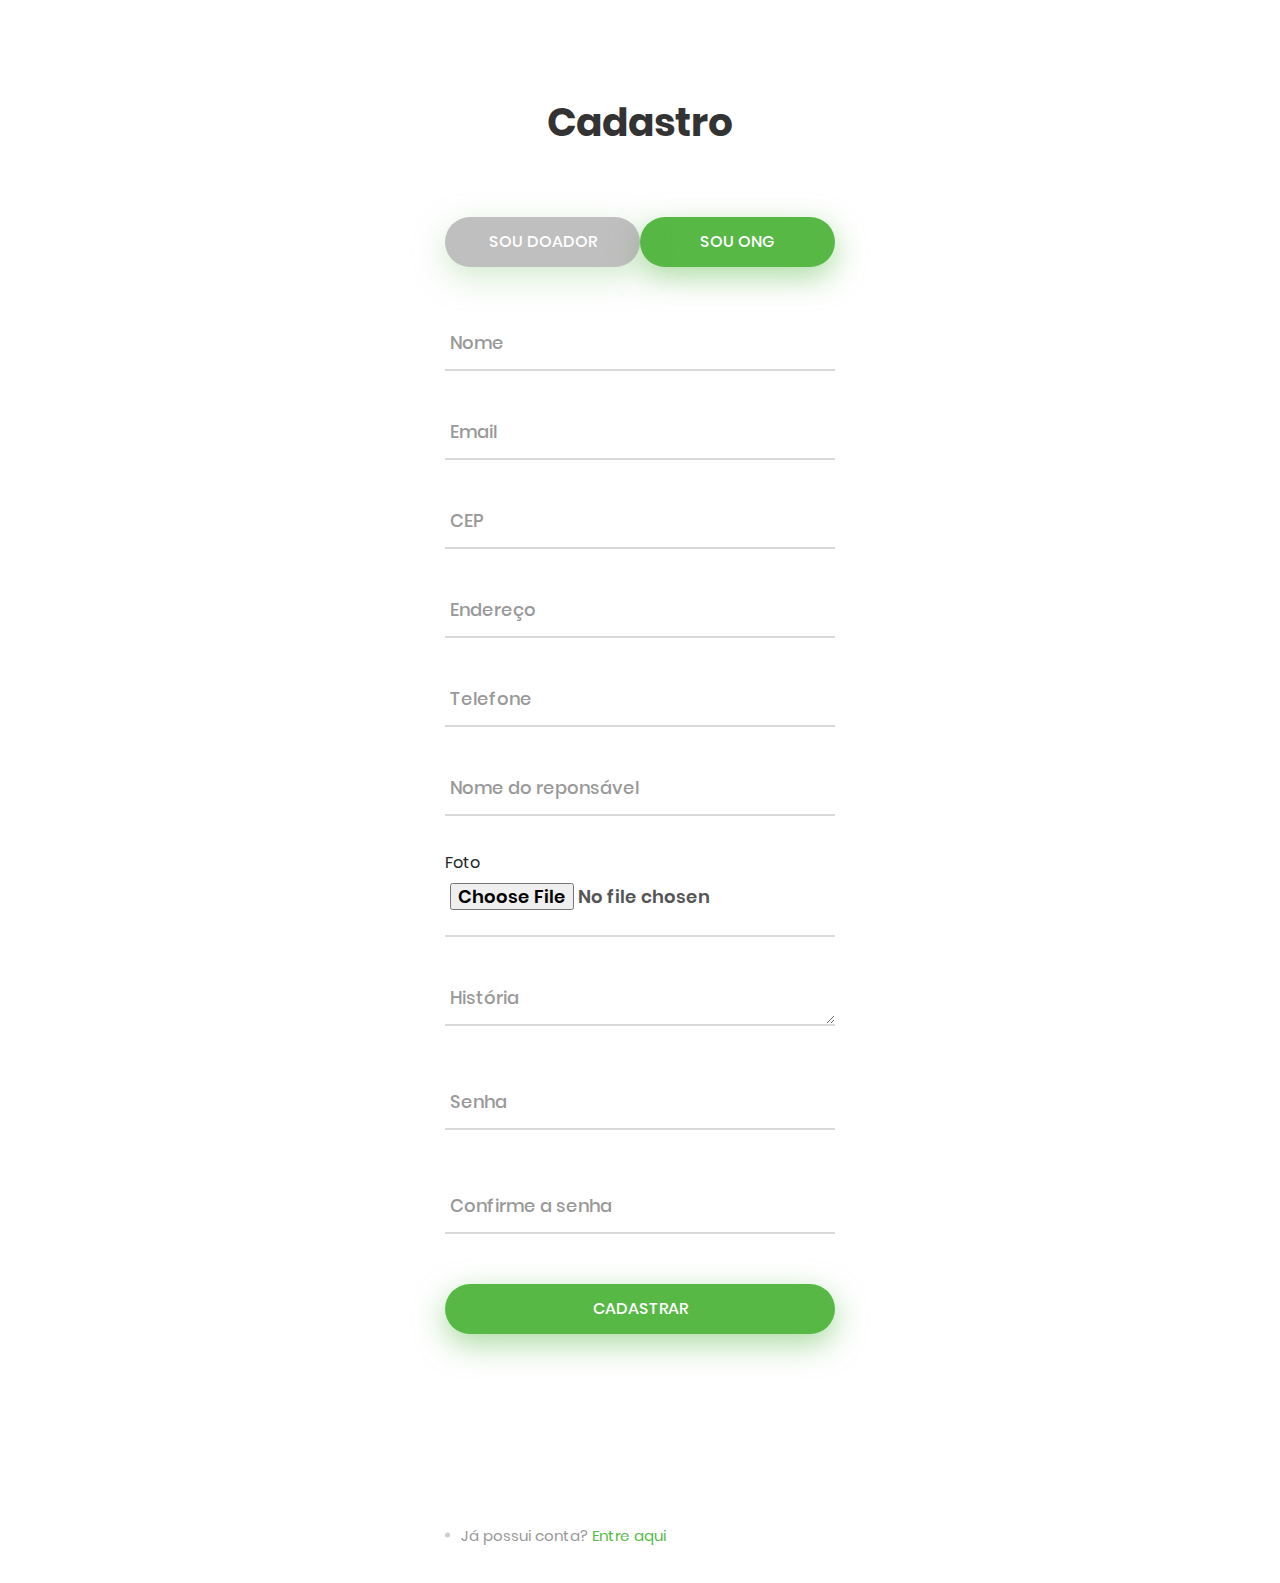
<file: cadastro_ong.html>
<!DOCTYPE html>
<html lang="en">
<head>
	<title>Login V6</title>
	<meta charset="UTF-8">
	<meta name="viewport" content="width=device-width, initial-scale=1">
<!--===============================================================================================-->	
	<link rel="icon" type="image/png" href="images/icons/favicon.ico"/>
<!--===============================================================================================-->
	<link rel="stylesheet" type="text/css" href="vendor/bootstrap/css/bootstrap.min.css">
<!--===============================================================================================-->
	<link rel="stylesheet" type="text/css" href="fonts/font-awesome-4.7.0/css/font-awesome.min.css">
<!--===============================================================================================-->
	<link rel="stylesheet" type="text/css" href="fonts/iconic/css/material-design-iconic-font.min.css">
<!--===============================================================================================-->
	<link rel="stylesheet" type="text/css" href="vendor/animate/animate.css">
<!--===============================================================================================-->	
	<link rel="stylesheet" type="text/css" href="vendor/css-hamburgers/hamburgers.min.css">
<!--===============================================================================================-->
	<link rel="stylesheet" type="text/css" href="vendor/animsition/css/animsition.min.css">
<!--===============================================================================================-->
	<link rel="stylesheet" type="text/css" href="vendor/select2/select2.min.css">
<!--===============================================================================================-->	
	<link rel="stylesheet" type="text/css" href="vendor/daterangepicker/daterangepicker.css">
<!--===============================================================================================-->
	<link rel="stylesheet" type="text/css" href="css/util.css">
	<link rel="stylesheet" type="text/css" href="css/main.css">
<!--===============================================================================================-->
</head>
<body>
	
	<div class="limiter">
		<div class="container-login100">
			<div class="wrap-login100 p-t-85 p-b-20">
				<form method="POST" action="inicio_logado.html" class="login100-form validate-form" >
					<span class="login100-form-title p-b-70">
						Cadastro
					</span>
					<!-- <span class="login100-form-avatar">
						<img src="images/avatar-01.jpg" alt="AVATAR">
					</span> -->
					<div class="container-login100-form-btn escolha">
						<a href="cadastro.html" class="login100-form-btn desativo meio">
							Sou Doador
						</a>
						<a  href="#" class="login100-form-btn meio">
							Sou ONG
						</a>
					</div>
	

					<div class="wrap-input100 validate-input m-b-35" data-validate = "Digite seu nome">
						<input class="input100" type="text" name="nome">
						<span class="focus-input100" data-placeholder="Nome"></span>
					</div>					

					<div class="wrap-input100 validate-input m-b-35" data-validate = "Digite o email">
						<input class="input100" type="text" name="username">
						<span class="focus-input100" data-placeholder="Email"></span>
					</div>

					<div class="wrap-input100 validate-input m-b-35" data-validate = "Digite seu cep">
						<input class="input100" type="text" name="cep">
						<span class="focus-input100" data-placeholder="CEP"></span>
					</div>

					<div class="wrap-input100 validate-input m-b-35" data-validate = "Digite o endereço">
						<input class="input100" type="text" name="endereco">
						<span class="focus-input100" data-placeholder="Endereço"></span>
					</div>

					<div class="wrap-input100 validate-input m-b-35" data-validate = "Digite o telefone">
						<input class="input100" type="text" name="telefone">
						<span class="focus-input100" data-placeholder="Telefone"></span>
					</div>

					<div class="wrap-input100 validate-input m-b-35" data-validate = "Digite o telefone">
						<input class="input100" type="text" name="nome-responsavel">
						<span class="focus-input100" data-placeholder="Nome do reponsável"></span>
					</div>

					<div class="wrap-input100 validate-input m-b-35" data-validate = "Digite o telefone">
						<label for="">Foto</label>
							<input class="input100" type="file" name="nome-responsavel">
							<span class="focus-input100" data-placeholder=""></span>
						</div>

					<div class="wrap-input100 validate-input m-b-50" data-validate="Enter password">
						<textarea class="input100" type="password" name="pass"></textarea>
						<span class="focus-input100" data-placeholder="História"></span>
					</div>

					<div class="wrap-input100 validate-input m-b-50" data-validate="Enter password">						
						<input class="input100" type="password" name="pass">
						<span class="focus-input100" data-placeholder="Senha"></span>
					</div>

					<div class="wrap-input100 validate-input m-b-50" data-validate="Enter password">
						<input class="input100" type="password" name="pass">
						<span class="focus-input100" data-placeholder="Confirme a senha"></span>
					</div>
					

					<div class="container-login100-form-btn">
						<a href="login_ong.html"  class="login100-form-btn">
							Cadastrar
						</a>
					</div>

					<ul class="login-more p-t-190">
						<!-- <li class="m-b-8">
							<span class="txt1">
								Forgot
							</span>

							<a href="#" class="txt2">
								Username / Password?
							</a>
						</li> -->

						<li>
							<span class="txt1">
								Já possui conta?
							</span>

							<a href="login_ong.html" class="txt2">
								Entre aqui
							</a>
						</li>
					</ul>
				</form>
			</div>
		</div>
	</div>
	

	<div id="dropDownSelect1"></div>
	
<!--===============================================================================================-->
	<script src="vendor/jquery/jquery-3.2.1.min.js"></script>
<!--===============================================================================================-->
	<script src="vendor/animsition/js/animsition.min.js"></script>
<!--===============================================================================================-->
	<script src="vendor/bootstrap/js/popper.js"></script>
	<script src="vendor/bootstrap/js/bootstrap.min.js"></script>
<!--===============================================================================================-->
	<script src="vendor/select2/select2.min.js"></script>
<!--===============================================================================================-->
	<script src="vendor/daterangepicker/moment.min.js"></script>
	<script src="vendor/daterangepicker/daterangepicker.js"></script>
<!--===============================================================================================-->
	<script src="vendor/countdowntime/countdowntime.js"></script>
<!--===============================================================================================-->
	<script src="js/main.js"></script>

</body>
</html>
</file>
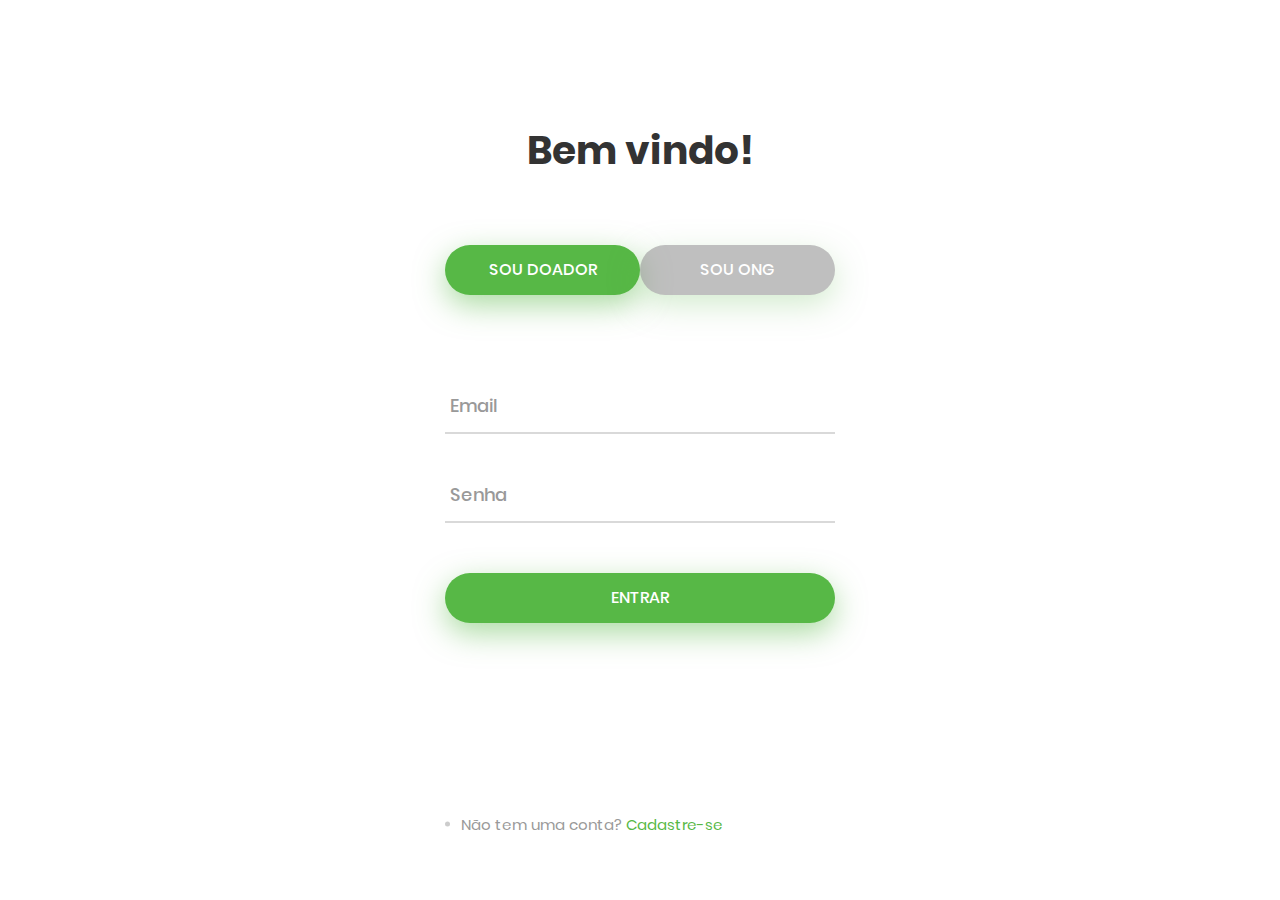
<file: login.html>
<!DOCTYPE html>
<html lang="en">
<head>
	<title>Login V6</title>
	<meta charset="UTF-8">
	<meta name="viewport" content="width=device-width, initial-scale=1">
<!--===============================================================================================-->	
	<link rel="icon" type="image/png" href="images/icons/favicon.ico"/>
<!--===============================================================================================-->
	<link rel="stylesheet" type="text/css" href="vendor/bootstrap/css/bootstrap.min.css">
<!--===============================================================================================-->
	<link rel="stylesheet" type="text/css" href="fonts/font-awesome-4.7.0/css/font-awesome.min.css">
<!--===============================================================================================-->
	<link rel="stylesheet" type="text/css" href="fonts/iconic/css/material-design-iconic-font.min.css">
<!--===============================================================================================-->
	<link rel="stylesheet" type="text/css" href="vendor/animate/animate.css">
<!--===============================================================================================-->	
	<link rel="stylesheet" type="text/css" href="vendor/css-hamburgers/hamburgers.min.css">
<!--===============================================================================================-->
	<link rel="stylesheet" type="text/css" href="vendor/animsition/css/animsition.min.css">
<!--===============================================================================================-->
	<link rel="stylesheet" type="text/css" href="vendor/select2/select2.min.css">
<!--===============================================================================================-->	
	<link rel="stylesheet" type="text/css" href="vendor/daterangepicker/daterangepicker.css">
<!--===============================================================================================-->
	<link rel="stylesheet" type="text/css" href="css/util.css">
	<link rel="stylesheet" type="text/css" href="css/main.css">
<!--===============================================================================================-->
</head>
<body>
	
	<div class="limiter">
		<div class="container-login100">
			<div class="wrap-login100 p-t-85 p-b-20">
				<form class="login100-form validate-form">
					<span class="login100-form-title p-b-70">
						Bem vindo!
					</span>
					<div class="container-login100-form-btn escolha">
							<a href="login.html" class="login100-form-btn  meio">
								Sou Doador
							</a>
							<a  href="login_ong.html" class="login100-form-btn desativo meio">
								Sou ONG
							</a>
						</div>
					<!-- <span class="login100-form-avatar">
						<img src="images/avatar-01.jpg" alt="AVATAR">
					</span> -->

					<div class="wrap-input100 validate-input m-t-85 m-b-35" data-validate = "Enter username">
						<input class="input100" type="text" name="username">
						<span class="focus-input100" data-placeholder="Email"></span>
					</div>

					<div class="wrap-input100 validate-input m-b-50" data-validate="Enter password">
						<input class="input100" type="password" name="pass">
						<span class="focus-input100" data-placeholder="Senha"></span>
					</div>

					<div class="container-login100-form-btn">
						<a href="usuario.html" class="login100-form-btn">
							Entrar
						</a>
					</div>

					<ul class="login-more p-t-190">
						<!-- <li class="m-b-8">
							<span class="txt1">
								Forgot
							</span>

							<a href="#" class="txt2">
								Username / Password?
							</a>
						</li> -->

						<li>
							<span class="txt1">
								Não tem uma conta?
							</span>

							<a href="cadastro.html" class="txt2">
								Cadastre-se
							</a>
						</li>
					</ul>
				</form>
			</div>
		</div>
	</div>
	

	<div id="dropDownSelect1"></div>
	
<!--===============================================================================================-->
	<script src="vendor/jquery/jquery-3.2.1.min.js"></script>
<!--===============================================================================================-->
	<script src="vendor/animsition/js/animsition.min.js"></script>
<!--===============================================================================================-->
	<script src="vendor/bootstrap/js/popper.js"></script>
	<script src="vendor/bootstrap/js/bootstrap.min.js"></script>
<!--===============================================================================================-->
	<script src="vendor/select2/select2.min.js"></script>
<!--===============================================================================================-->
	<script src="vendor/daterangepicker/moment.min.js"></script>
	<script src="vendor/daterangepicker/daterangepicker.js"></script>
<!--===============================================================================================-->
	<script src="vendor/countdowntime/countdowntime.js"></script>
<!--===============================================================================================-->
	<script src="js/main.js"></script>

</body>
</html>
</file>
<file: vendor/daterangepicker/daterangepicker.css>
.daterangepicker {
  position: absolute;
  color: inherit;
  background-color: #fff;
  border-radius: 4px;
  width: 278px;
  padding: 4px;
  margin-top: 1px;
  top: 100px;
  left: 20px;
  /* Calendars */ }
  .daterangepicker:before, .daterangepicker:after {
    position: absolute;
    display: inline-block;
    border-bottom-color: rgba(0, 0, 0, 0.2);
    content: ''; }
  .daterangepicker:before {
    top: -7px;
    border-right: 7px solid transparent;
    border-left: 7px solid transparent;
    border-bottom: 7px solid #ccc; }
  .daterangepicker:after {
    top: -6px;
    border-right: 6px solid transparent;
    border-bottom: 6px solid #fff;
    border-left: 6px solid transparent; }
  .daterangepicker.opensleft:before {
    right: 9px; }
  .daterangepicker.opensleft:after {
    right: 10px; }
  .daterangepicker.openscenter:before {
    left: 0;
    right: 0;
    width: 0;
    margin-left: auto;
    margin-right: auto; }
  .daterangepicker.openscenter:after {
    left: 0;
    right: 0;
    width: 0;
    margin-left: auto;
    margin-right: auto; }
  .daterangepicker.opensright:before {
    left: 9px; }
  .daterangepicker.opensright:after {
    left: 10px; }
  .daterangepicker.dropup {
    margin-top: -5px; }
    .daterangepicker.dropup:before {
      top: initial;
      bottom: -7px;
      border-bottom: initial;
      border-top: 7px solid #ccc; }
    .daterangepicker.dropup:after {
      top: initial;
      bottom: -6px;
      border-bottom: initial;
      border-top: 6px solid #fff; }
  .daterangepicker.dropdown-menu {
    max-width: none;
    z-index: 3001; }
  .daterangepicker.single .ranges, .daterangepicker.single .calendar {
    float: none; }
  .daterangepicker.show-calendar .calendar {
    display: block; }
  .daterangepicker .calendar {
    display: none;
    max-width: 270px;
    margin: 4px; }
    .daterangepicker .calendar.single .calendar-table {
      border: none; }
    .daterangepicker .calendar th, .daterangepicker .calendar td {
      white-space: nowrap;
      text-align: center;
      min-width: 32px; }
  .daterangepicker .calendar-table {
    border: 1px solid #fff;
    padding: 4px;
    border-radius: 4px;
    background-color: #fff; }
  .daterangepicker table {
    width: 100%;
    margin: 0; }
  .daterangepicker td, .daterangepicker th {
    text-align: center;
    width: 20px;
    height: 20px;
    border-radius: 4px;
    border: 1px solid transparent;
    white-space: nowrap;
    cursor: pointer; }
    .daterangepicker td.available:hover, .daterangepicker th.available:hover {
      background-color: #eee;
      border-color: transparent;
      color: inherit; }
    .daterangepicker td.week, .daterangepicker th.week {
      font-size: 80%;
      color: #ccc; }
  .daterangepicker td.off, .daterangepicker td.off.in-range, .daterangepicker td.off.start-date, .daterangepicker td.off.end-date {
    background-color: #fff;
    border-color: transparent;
    color: #999; }
  .daterangepicker td.in-range {
    background-color: #ebf4f8;
    border-color: transparent;
    color: #000;
    border-radius: 0; }
  .daterangepicker td.start-date {
    border-radius: 4px 0 0 4px; }
  .daterangepicker td.end-date {
    border-radius: 0 4px 4px 0; }
  .daterangepicker td.start-date.end-date {
    border-radius: 4px; }
  .daterangepicker td.active, .daterangepicker td.active:hover {
    background-color: #357ebd;
    border-color: transparent;
    color: #fff; }
  .daterangepicker th.month {
    width: auto; }
  .daterangepicker td.disabled, .daterangepicker option.disabled {
    color: #999;
    cursor: not-allowed;
    text-decoration: line-through; }
  .daterangepicker select.monthselect, .daterangepicker select.yearselect {
    font-size: 12px;
    padding: 1px;
    height: auto;
    margin: 0;
    cursor: default; }
  .daterangepicker select.monthselect {
    margin-right: 2%;
    width: 56%; }
  .daterangepicker select.yearselect {
    width: 40%; }
  .daterangepicker select.hourselect, .daterangepicker select.minuteselect, .daterangepicker select.secondselect, .daterangepicker select.ampmselect {
    width: 50px;
    margin-bottom: 0; }
  .daterangepicker .input-mini {
    border: 1px solid #ccc;
    border-radius: 4px;
    color: #555;
    height: 30px;
    line-height: 30px;
    display: block;
    vertical-align: middle;
    margin: 0 0 5px 0;
    padding: 0 6px 0 28px;
    width: 100%; }
    .daterangepicker .input-mini.active {
      border: 1px solid #08c;
      border-radius: 4px; }
  .daterangepicker .daterangepicker_input {
    position: relative; }
    .daterangepicker .daterangepicker_input i {
      position: absolute;
      left: 8px;
      top: 8px; }
  .daterangepicker.rtl .input-mini {
    padding-right: 28px;
    padding-left: 6px; }
  .daterangepicker.rtl .daterangepicker_input i {
    left: auto;
    right: 8px; }
  .daterangepicker .calendar-time {
    text-align: center;
    margin: 5px auto;
    line-height: 30px;
    position: relative;
    padding-left: 28px; }
    .daterangepicker .calendar-time select.disabled {
      color: #ccc;
      cursor: not-allowed; }

.ranges {
  font-size: 11px;
  float: none;
  margin: 4px;
  text-align: left; }
  .ranges ul {
    list-style: none;
    margin: 0 auto;
    padding: 0;
    width: 100%; }
  .ranges li {
    font-size: 13px;
    background-color: #f5f5f5;
    border: 1px solid #f5f5f5;
    border-radius: 4px;
    color: #08c;
    padding: 3px 12px;
    margin-bottom: 8px;
    cursor: pointer; }
    .ranges li:hover {
      background-color: #08c;
      border: 1px solid #08c;
      color: #fff; }
    .ranges li.active {
      background-color: #08c;
      border: 1px solid #08c;
      color: #fff; }

/*  Larger Screen Styling */
@media (min-width: 564px) {
  .daterangepicker {
    width: auto; }
    .daterangepicker .ranges ul {
      width: 160px; }
    .daterangepicker.single .ranges ul {
      width: 100%; }
    .daterangepicker.single .calendar.left {
      clear: none; }
    .daterangepicker.single.ltr .ranges, .daterangepicker.single.ltr .calendar {
      float: left; }
    .daterangepicker.single.rtl .ranges, .daterangepicker.single.rtl .calendar {
      float: right; }
    .daterangepicker.ltr {
      direction: ltr;
      text-align: left; }
      .daterangepicker.ltr .calendar.left {
        clear: left;
        margin-right: 0; }
        .daterangepicker.ltr .calendar.left .calendar-table {
          border-right: none;
          border-top-right-radius: 0;
          border-bottom-right-radius: 0; }
      .daterangepicker.ltr .calendar.right {
        margin-left: 0; }
        .daterangepicker.ltr .calendar.right .calendar-table {
          border-left: none;
          border-top-left-radius: 0;
          border-bottom-left-radius: 0; }
      .daterangepicker.ltr .left .daterangepicker_input {
        padding-right: 12px; }
      .daterangepicker.ltr .calendar.left .calendar-table {
        padding-right: 12px; }
      .daterangepicker.ltr .ranges, .daterangepicker.ltr .calendar {
        float: left; }
    .daterangepicker.rtl {
      direction: rtl;
      text-align: right; }
      .daterangepicker.rtl .calendar.left {
        clear: right;
        margin-left: 0; }
        .daterangepicker.rtl .calendar.left .calendar-table {
          border-left: none;
          border-top-left-radius: 0;
          border-bottom-left-radius: 0; }
      .daterangepicker.rtl .calendar.right {
        margin-right: 0; }
        .daterangepicker.rtl .calendar.right .calendar-table {
          border-right: none;
          border-top-right-radius: 0;
          border-bottom-right-radius: 0; }
      .daterangepicker.rtl .left .daterangepicker_input {
        padding-left: 12px; }
      .daterangepicker.rtl .calendar.left .calendar-table {
        padding-left: 12px; }
      .daterangepicker.rtl .ranges, .daterangepicker.rtl .calendar {
        text-align: right;
        float: right; } }
@media (min-width: 730px) {
  .daterangepicker .ranges {
    width: auto; }
  .daterangepicker.ltr .ranges {
    float: left; }
  .daterangepicker.rtl .ranges {
    float: right; }
  .daterangepicker .calendar.left {
    clear: none !important; } }
</file>
<file: css/util.css>
/*[ FONT SIZE ]
///////////////////////////////////////////////////////////
*/
.fs-1 {font-size: 1px;}
.fs-2 {font-size: 2px;}
.fs-3 {font-size: 3px;}
.fs-4 {font-size: 4px;}
.fs-5 {font-size: 5px;}
.fs-6 {font-size: 6px;}
.fs-7 {font-size: 7px;}
.fs-8 {font-size: 8px;}
.fs-9 {font-size: 9px;}
.fs-10 {font-size: 10px;}
.fs-11 {font-size: 11px;}
.fs-12 {font-size: 12px;}
.fs-13 {font-size: 13px;}
.fs-14 {font-size: 14px;}
.fs-15 {font-size: 15px;}
.fs-16 {font-size: 16px;}
.fs-17 {font-size: 17px;}
.fs-18 {font-size: 18px;}
.fs-19 {font-size: 19px;}
.fs-20 {font-size: 20px;}
.fs-21 {font-size: 21px;}
.fs-22 {font-size: 22px;}
.fs-23 {font-size: 23px;}
.fs-24 {font-size: 24px;}
.fs-25 {font-size: 25px;}
.fs-26 {font-size: 26px;}
.fs-27 {font-size: 27px;}
.fs-28 {font-size: 28px;}
.fs-29 {font-size: 29px;}
.fs-30 {font-size: 30px;}
.fs-31 {font-size: 31px;}
.fs-32 {font-size: 32px;}
.fs-33 {font-size: 33px;}
.fs-34 {font-size: 34px;}
.fs-35 {font-size: 35px;}
.fs-36 {font-size: 36px;}
.fs-37 {font-size: 37px;}
.fs-38 {font-size: 38px;}
.fs-39 {font-size: 39px;}
.fs-40 {font-size: 40px;}
.fs-41 {font-size: 41px;}
.fs-42 {font-size: 42px;}
.fs-43 {font-size: 43px;}
.fs-44 {font-size: 44px;}
.fs-45 {font-size: 45px;}
.fs-46 {font-size: 46px;}
.fs-47 {font-size: 47px;}
.fs-48 {font-size: 48px;}
.fs-49 {font-size: 49px;}
.fs-50 {font-size: 50px;}
.fs-51 {font-size: 51px;}
.fs-52 {font-size: 52px;}
.fs-53 {font-size: 53px;}
.fs-54 {font-size: 54px;}
.fs-55 {font-size: 55px;}
.fs-56 {font-size: 56px;}
.fs-57 {font-size: 57px;}
.fs-58 {font-size: 58px;}
.fs-59 {font-size: 59px;}
.fs-60 {font-size: 60px;}
.fs-61 {font-size: 61px;}
.fs-62 {font-size: 62px;}
.fs-63 {font-size: 63px;}
.fs-64 {font-size: 64px;}
.fs-65 {font-size: 65px;}
.fs-66 {font-size: 66px;}
.fs-67 {font-size: 67px;}
.fs-68 {font-size: 68px;}
.fs-69 {font-size: 69px;}
.fs-70 {font-size: 70px;}
.fs-71 {font-size: 71px;}
.fs-72 {font-size: 72px;}
.fs-73 {font-size: 73px;}
.fs-74 {font-size: 74px;}
.fs-75 {font-size: 75px;}
.fs-76 {font-size: 76px;}
.fs-77 {font-size: 77px;}
.fs-78 {font-size: 78px;}
.fs-79 {font-size: 79px;}
.fs-80 {font-size: 80px;}
.fs-81 {font-size: 81px;}
.fs-82 {font-size: 82px;}
.fs-83 {font-size: 83px;}
.fs-84 {font-size: 84px;}
.fs-85 {font-size: 85px;}
.fs-86 {font-size: 86px;}
.fs-87 {font-size: 87px;}
.fs-88 {font-size: 88px;}
.fs-89 {font-size: 89px;}
.fs-90 {font-size: 90px;}
.fs-91 {font-size: 91px;}
.fs-92 {font-size: 92px;}
.fs-93 {font-size: 93px;}
.fs-94 {font-size: 94px;}
.fs-95 {font-size: 95px;}
.fs-96 {font-size: 96px;}
.fs-97 {font-size: 97px;}
.fs-98 {font-size: 98px;}
.fs-99 {font-size: 99px;}
.fs-100 {font-size: 100px;}
.fs-101 {font-size: 101px;}
.fs-102 {font-size: 102px;}
.fs-103 {font-size: 103px;}
.fs-104 {font-size: 104px;}
.fs-105 {font-size: 105px;}
.fs-106 {font-size: 106px;}
.fs-107 {font-size: 107px;}
.fs-108 {font-size: 108px;}
.fs-109 {font-size: 109px;}
.fs-110 {font-size: 110px;}
.fs-111 {font-size: 111px;}
.fs-112 {font-size: 112px;}
.fs-113 {font-size: 113px;}
.fs-114 {font-size: 114px;}
.fs-115 {font-size: 115px;}
.fs-116 {font-size: 116px;}
.fs-117 {font-size: 117px;}
.fs-118 {font-size: 118px;}
.fs-119 {font-size: 119px;}
.fs-120 {font-size: 120px;}
.fs-121 {font-size: 121px;}
.fs-122 {font-size: 122px;}
.fs-123 {font-size: 123px;}
.fs-124 {font-size: 124px;}
.fs-125 {font-size: 125px;}
.fs-126 {font-size: 126px;}
.fs-127 {font-size: 127px;}
.fs-128 {font-size: 128px;}
.fs-129 {font-size: 129px;}
.fs-130 {font-size: 130px;}
.fs-131 {font-size: 131px;}
.fs-132 {font-size: 132px;}
.fs-133 {font-size: 133px;}
.fs-134 {font-size: 134px;}
.fs-135 {font-size: 135px;}
.fs-136 {font-size: 136px;}
.fs-137 {font-size: 137px;}
.fs-138 {font-size: 138px;}
.fs-139 {font-size: 139px;}
.fs-140 {font-size: 140px;}
.fs-141 {font-size: 141px;}
.fs-142 {font-size: 142px;}
.fs-143 {font-size: 143px;}
.fs-144 {font-size: 144px;}
.fs-145 {font-size: 145px;}
.fs-146 {font-size: 146px;}
.fs-147 {font-size: 147px;}
.fs-148 {font-size: 148px;}
.fs-149 {font-size: 149px;}
.fs-150 {font-size: 150px;}
.fs-151 {font-size: 151px;}
.fs-152 {font-size: 152px;}
.fs-153 {font-size: 153px;}
.fs-154 {font-size: 154px;}
.fs-155 {font-size: 155px;}
.fs-156 {font-size: 156px;}
.fs-157 {font-size: 157px;}
.fs-158 {font-size: 158px;}
.fs-159 {font-size: 159px;}
.fs-160 {font-size: 160px;}
.fs-161 {font-size: 161px;}
.fs-162 {font-size: 162px;}
.fs-163 {font-size: 163px;}
.fs-164 {font-size: 164px;}
.fs-165 {font-size: 165px;}
.fs-166 {font-size: 166px;}
.fs-167 {font-size: 167px;}
.fs-168 {font-size: 168px;}
.fs-169 {font-size: 169px;}
.fs-170 {font-size: 170px;}
.fs-171 {font-size: 171px;}
.fs-172 {font-size: 172px;}
.fs-173 {font-size: 173px;}
.fs-174 {font-size: 174px;}
.fs-175 {font-size: 175px;}
.fs-176 {font-size: 176px;}
.fs-177 {font-size: 177px;}
.fs-178 {font-size: 178px;}
.fs-179 {font-size: 179px;}
.fs-180 {font-size: 180px;}
.fs-181 {font-size: 181px;}
.fs-182 {font-size: 182px;}
.fs-183 {font-size: 183px;}
.fs-184 {font-size: 184px;}
.fs-185 {font-size: 185px;}
.fs-186 {font-size: 186px;}
.fs-187 {font-size: 187px;}
.fs-188 {font-size: 188px;}
.fs-189 {font-size: 189px;}
.fs-190 {font-size: 190px;}
.fs-191 {font-size: 191px;}
.fs-192 {font-size: 192px;}
.fs-193 {font-size: 193px;}
.fs-194 {font-size: 194px;}
.fs-195 {font-size: 195px;}
.fs-196 {font-size: 196px;}
.fs-197 {font-size: 197px;}
.fs-198 {font-size: 198px;}
.fs-199 {font-size: 199px;}
.fs-200 {font-size: 200px;}

/*[ PADDING ]
///////////////////////////////////////////////////////////
*/
.p-t-0 {padding-top: 0px;}
.p-t-1 {padding-top: 1px;}
.p-t-2 {padding-top: 2px;}
.p-t-3 {padding-top: 3px;}
.p-t-4 {padding-top: 4px;}
.p-t-5 {padding-top: 5px;}
.p-t-6 {padding-top: 6px;}
.p-t-7 {padding-top: 7px;}
.p-t-8 {padding-top: 8px;}
.p-t-9 {padding-top: 9px;}
.p-t-10 {padding-top: 10px;}
.p-t-11 {padding-top: 11px;}
.p-t-12 {padding-top: 12px;}
.p-t-13 {padding-top: 13px;}
.p-t-14 {padding-top: 14px;}
.p-t-15 {padding-top: 15px;}
.p-t-16 {padding-top: 16px;}
.p-t-17 {padding-top: 17px;}
.p-t-18 {padding-top: 18px;}
.p-t-19 {padding-top: 19px;}
.p-t-20 {padding-top: 20px;}
.p-t-21 {padding-top: 21px;}
.p-t-22 {padding-top: 22px;}
.p-t-23 {padding-top: 23px;}
.p-t-24 {padding-top: 24px;}
.p-t-25 {padding-top: 25px;}
.p-t-26 {padding-top: 26px;}
.p-t-27 {padding-top: 27px;}
.p-t-28 {padding-top: 28px;}
.p-t-29 {padding-top: 29px;}
.p-t-30 {padding-top: 30px;}
.p-t-31 {padding-top: 31px;}
.p-t-32 {padding-top: 32px;}
.p-t-33 {padding-top: 33px;}
.p-t-34 {padding-top: 34px;}
.p-t-35 {padding-top: 35px;}
.p-t-36 {padding-top: 36px;}
.p-t-37 {padding-top: 37px;}
.p-t-38 {padding-top: 38px;}
.p-t-39 {padding-top: 39px;}
.p-t-40 {padding-top: 40px;}
.p-t-41 {padding-top: 41px;}
.p-t-42 {padding-top: 42px;}
.p-t-43 {padding-top: 43px;}
.p-t-44 {padding-top: 44px;}
.p-t-45 {padding-top: 45px;}
.p-t-46 {padding-top: 46px;}
.p-t-47 {padding-top: 47px;}
.p-t-48 {padding-top: 48px;}
.p-t-49 {padding-top: 49px;}
.p-t-50 {padding-top: 50px;}
.p-t-51 {padding-top: 51px;}
.p-t-52 {padding-top: 52px;}
.p-t-53 {padding-top: 53px;}
.p-t-54 {padding-top: 54px;}
.p-t-55 {padding-top: 55px;}
.p-t-56 {padding-top: 56px;}
.p-t-57 {padding-top: 57px;}
.p-t-58 {padding-top: 58px;}
.p-t-59 {padding-top: 59px;}
.p-t-60 {padding-top: 60px;}
.p-t-61 {padding-top: 61px;}
.p-t-62 {padding-top: 62px;}
.p-t-63 {padding-top: 63px;}
.p-t-64 {padding-top: 64px;}
.p-t-65 {padding-top: 65px;}
.p-t-66 {padding-top: 66px;}
.p-t-67 {padding-top: 67px;}
.p-t-68 {padding-top: 68px;}
.p-t-69 {padding-top: 69px;}
.p-t-70 {padding-top: 70px;}
.p-t-71 {padding-top: 71px;}
.p-t-72 {padding-top: 72px;}
.p-t-73 {padding-top: 73px;}
.p-t-74 {padding-top: 74px;}
.p-t-75 {padding-top: 75px;}
.p-t-76 {padding-top: 76px;}
.p-t-77 {padding-top: 77px;}
.p-t-78 {padding-top: 78px;}
.p-t-79 {padding-top: 79px;}
.p-t-80 {padding-top: 80px;}
.p-t-81 {padding-top: 81px;}
.p-t-82 {padding-top: 82px;}
.p-t-83 {padding-top: 83px;}
.p-t-84 {padding-top: 84px;}
.p-t-85 {padding-top: 85px;}
.p-t-86 {padding-top: 86px;}
.p-t-87 {padding-top: 87px;}
.p-t-88 {padding-top: 88px;}
.p-t-89 {padding-top: 89px;}
.p-t-90 {padding-top: 90px;}
.p-t-91 {padding-top: 91px;}
.p-t-92 {padding-top: 92px;}
.p-t-93 {padding-top: 93px;}
.p-t-94 {padding-top: 94px;}
.p-t-95 {padding-top: 95px;}
.p-t-96 {padding-top: 96px;}
.p-t-97 {padding-top: 97px;}
.p-t-98 {padding-top: 98px;}
.p-t-99 {padding-top: 99px;}
.p-t-100 {padding-top: 100px;}
.p-t-101 {padding-top: 101px;}
.p-t-102 {padding-top: 102px;}
.p-t-103 {padding-top: 103px;}
.p-t-104 {padding-top: 104px;}
.p-t-105 {padding-top: 105px;}
.p-t-106 {padding-top: 106px;}
.p-t-107 {padding-top: 107px;}
.p-t-108 {padding-top: 108px;}
.p-t-109 {padding-top: 109px;}
.p-t-110 {padding-top: 110px;}
.p-t-111 {padding-top: 111px;}
.p-t-112 {padding-top: 112px;}
.p-t-113 {padding-top: 113px;}
.p-t-114 {padding-top: 114px;}
.p-t-115 {padding-top: 115px;}
.p-t-116 {padding-top: 116px;}
.p-t-117 {padding-top: 117px;}
.p-t-118 {padding-top: 118px;}
.p-t-119 {padding-top: 119px;}
.p-t-120 {padding-top: 120px;}
.p-t-121 {padding-top: 121px;}
.p-t-122 {padding-top: 122px;}
.p-t-123 {padding-top: 123px;}
.p-t-124 {padding-top: 124px;}
.p-t-125 {padding-top: 125px;}
.p-t-126 {padding-top: 126px;}
.p-t-127 {padding-top: 127px;}
.p-t-128 {padding-top: 128px;}
.p-t-129 {padding-top: 129px;}
.p-t-130 {padding-top: 130px;}
.p-t-131 {padding-top: 131px;}
.p-t-132 {padding-top: 132px;}
.p-t-133 {padding-top: 133px;}
.p-t-134 {padding-top: 134px;}
.p-t-135 {padding-top: 135px;}
.p-t-136 {padding-top: 136px;}
.p-t-137 {padding-top: 137px;}
.p-t-138 {padding-top: 138px;}
.p-t-139 {padding-top: 139px;}
.p-t-140 {padding-top: 140px;}
.p-t-141 {padding-top: 141px;}
.p-t-142 {padding-top: 142px;}
.p-t-143 {padding-top: 143px;}
.p-t-144 {padding-top: 144px;}
.p-t-145 {padding-top: 145px;}
.p-t-146 {padding-top: 146px;}
.p-t-147 {padding-top: 147px;}
.p-t-148 {padding-top: 148px;}
.p-t-149 {padding-top: 149px;}
.p-t-150 {padding-top: 150px;}
.p-t-151 {padding-top: 151px;}
.p-t-152 {padding-top: 152px;}
.p-t-153 {padding-top: 153px;}
.p-t-154 {padding-top: 154px;}
.p-t-155 {padding-top: 155px;}
.p-t-156 {padding-top: 156px;}
.p-t-157 {padding-top: 157px;}
.p-t-158 {padding-top: 158px;}
.p-t-159 {padding-top: 159px;}
.p-t-160 {padding-top: 160px;}
.p-t-161 {padding-top: 161px;}
.p-t-162 {padding-top: 162px;}
.p-t-163 {padding-top: 163px;}
.p-t-164 {padding-top: 164px;}
.p-t-165 {padding-top: 165px;}
.p-t-166 {padding-top: 166px;}
.p-t-167 {padding-top: 167px;}
.p-t-168 {padding-top: 168px;}
.p-t-169 {padding-top: 169px;}
.p-t-170 {padding-top: 170px;}
.p-t-171 {padding-top: 171px;}
.p-t-172 {padding-top: 172px;}
.p-t-173 {padding-top: 173px;}
.p-t-174 {padding-top: 174px;}
.p-t-175 {padding-top: 175px;}
.p-t-176 {padding-top: 176px;}
.p-t-177 {padding-top: 177px;}
.p-t-178 {padding-top: 178px;}
.p-t-179 {padding-top: 179px;}
.p-t-180 {padding-top: 180px;}
.p-t-181 {padding-top: 181px;}
.p-t-182 {padding-top: 182px;}
.p-t-183 {padding-top: 183px;}
.p-t-184 {padding-top: 184px;}
.p-t-185 {padding-top: 185px;}
.p-t-186 {padding-top: 186px;}
.p-t-187 {padding-top: 187px;}
.p-t-188 {padding-top: 188px;}
.p-t-189 {padding-top: 189px;}
.p-t-190 {padding-top: 190px;}
.p-t-191 {padding-top: 191px;}
.p-t-192 {padding-top: 192px;}
.p-t-193 {padding-top: 193px;}
.p-t-194 {padding-top: 194px;}
.p-t-195 {padding-top: 195px;}
.p-t-196 {padding-top: 196px;}
.p-t-197 {padding-top: 197px;}
.p-t-198 {padding-top: 198px;}
.p-t-199 {padding-top: 199px;}
.p-t-200 {padding-top: 200px;}
.p-t-201 {padding-top: 201px;}
.p-t-202 {padding-top: 202px;}
.p-t-203 {padding-top: 203px;}
.p-t-204 {padding-top: 204px;}
.p-t-205 {padding-top: 205px;}
.p-t-206 {padding-top: 206px;}
.p-t-207 {padding-top: 207px;}
.p-t-208 {padding-top: 208px;}
.p-t-209 {padding-top: 209px;}
.p-t-210 {padding-top: 210px;}
.p-t-211 {padding-top: 211px;}
.p-t-212 {padding-top: 212px;}
.p-t-213 {padding-top: 213px;}
.p-t-214 {padding-top: 214px;}
.p-t-215 {padding-top: 215px;}
.p-t-216 {padding-top: 216px;}
.p-t-217 {padding-top: 217px;}
.p-t-218 {padding-top: 218px;}
.p-t-219 {padding-top: 219px;}
.p-t-220 {padding-top: 220px;}
.p-t-221 {padding-top: 221px;}
.p-t-222 {padding-top: 222px;}
.p-t-223 {padding-top: 223px;}
.p-t-224 {padding-top: 224px;}
.p-t-225 {padding-top: 225px;}
.p-t-226 {padding-top: 226px;}
.p-t-227 {padding-top: 227px;}
.p-t-228 {padding-top: 228px;}
.p-t-229 {padding-top: 229px;}
.p-t-230 {padding-top: 230px;}
.p-t-231 {padding-top: 231px;}
.p-t-232 {padding-top: 232px;}
.p-t-233 {padding-top: 233px;}
.p-t-234 {padding-top: 234px;}
.p-t-235 {padding-top: 235px;}
.p-t-236 {padding-top: 236px;}
.p-t-237 {padding-top: 237px;}
.p-t-238 {padding-top: 238px;}
.p-t-239 {padding-top: 239px;}
.p-t-240 {padding-top: 240px;}
.p-t-241 {padding-top: 241px;}
.p-t-242 {padding-top: 242px;}
.p-t-243 {padding-top: 243px;}
.p-t-244 {padding-top: 244px;}
.p-t-245 {padding-top: 245px;}
.p-t-246 {padding-top: 246px;}
.p-t-247 {padding-top: 247px;}
.p-t-248 {padding-top: 248px;}
.p-t-249 {padding-top: 249px;}
.p-t-250 {padding-top: 250px;}
.p-b-0 {padding-bottom: 0px;}
.p-b-1 {padding-bottom: 1px;}
.p-b-2 {padding-bottom: 2px;}
.p-b-3 {padding-bottom: 3px;}
.p-b-4 {padding-bottom: 4px;}
.p-b-5 {padding-bottom: 5px;}
.p-b-6 {padding-bottom: 6px;}
.p-b-7 {padding-bottom: 7px;}
.p-b-8 {padding-bottom: 8px;}
.p-b-9 {padding-bottom: 9px;}
.p-b-10 {padding-bottom: 10px;}
.p-b-11 {padding-bottom: 11px;}
.p-b-12 {padding-bottom: 12px;}
.p-b-13 {padding-bottom: 13px;}
.p-b-14 {padding-bottom: 14px;}
.p-b-15 {padding-bottom: 15px;}
.p-b-16 {padding-bottom: 16px;}
.p-b-17 {padding-bottom: 17px;}
.p-b-18 {padding-bottom: 18px;}
.p-b-19 {padding-bottom: 19px;}
.p-b-20 {padding-bottom: 20px;}
.p-b-21 {padding-bottom: 21px;}
.p-b-22 {padding-bottom: 22px;}
.p-b-23 {padding-bottom: 23px;}
.p-b-24 {padding-bottom: 24px;}
.p-b-25 {padding-bottom: 25px;}
.p-b-26 {padding-bottom: 26px;}
.p-b-27 {padding-bottom: 27px;}
.p-b-28 {padding-bottom: 28px;}
.p-b-29 {padding-bottom: 29px;}
.p-b-30 {padding-bottom: 30px;}
.p-b-31 {padding-bottom: 31px;}
.p-b-32 {padding-bottom: 32px;}
.p-b-33 {padding-bottom: 33px;}
.p-b-34 {padding-bottom: 34px;}
.p-b-35 {padding-bottom: 35px;}
.p-b-36 {padding-bottom: 36px;}
.p-b-37 {padding-bottom: 37px;}
.p-b-38 {padding-bottom: 38px;}
.p-b-39 {padding-bottom: 39px;}
.p-b-40 {padding-bottom: 40px;}
.p-b-41 {padding-bottom: 41px;}
.p-b-42 {padding-bottom: 42px;}
.p-b-43 {padding-bottom: 43px;}
.p-b-44 {padding-bottom: 44px;}
.p-b-45 {padding-bottom: 45px;}
.p-b-46 {padding-bottom: 46px;}
.p-b-47 {padding-bottom: 47px;}
.p-b-48 {padding-bottom: 48px;}
.p-b-49 {padding-bottom: 49px;}
.p-b-50 {padding-bottom: 50px;}
.p-b-51 {padding-bottom: 51px;}
.p-b-52 {padding-bottom: 52px;}
.p-b-53 {padding-bottom: 53px;}
.p-b-54 {padding-bottom: 54px;}
.p-b-55 {padding-bottom: 55px;}
.p-b-56 {padding-bottom: 56px;}
.p-b-57 {padding-bottom: 57px;}
.p-b-58 {padding-bottom: 58px;}
.p-b-59 {padding-bottom: 59px;}
.p-b-60 {padding-bottom: 60px;}
.p-b-61 {padding-bottom: 61px;}
.p-b-62 {padding-bottom: 62px;}
.p-b-63 {padding-bottom: 63px;}
.p-b-64 {padding-bottom: 64px;}
.p-b-65 {padding-bottom: 65px;}
.p-b-66 {padding-bottom: 66px;}
.p-b-67 {padding-bottom: 67px;}
.p-b-68 {padding-bottom: 68px;}
.p-b-69 {padding-bottom: 69px;}
.p-b-70 {padding-bottom: 70px;}
.p-b-71 {padding-bottom: 71px;}
.p-b-72 {padding-bottom: 72px;}
.p-b-73 {padding-bottom: 73px;}
.p-b-74 {padding-bottom: 74px;}
.p-b-75 {padding-bottom: 75px;}
.p-b-76 {padding-bottom: 76px;}
.p-b-77 {padding-bottom: 77px;}
.p-b-78 {padding-bottom: 78px;}
.p-b-79 {padding-bottom: 79px;}
.p-b-80 {padding-bottom: 80px;}
.p-b-81 {padding-bottom: 81px;}
.p-b-82 {padding-bottom: 82px;}
.p-b-83 {padding-bottom: 83px;}
.p-b-84 {padding-bottom: 84px;}
.p-b-85 {padding-bottom: 85px;}
.p-b-86 {padding-bottom: 86px;}
.p-b-87 {padding-bottom: 87px;}
.p-b-88 {padding-bottom: 88px;}
.p-b-89 {padding-bottom: 89px;}
.p-b-90 {padding-bottom: 90px;}
.p-b-91 {padding-bottom: 91px;}
.p-b-92 {padding-bottom: 92px;}
.p-b-93 {padding-bottom: 93px;}
.p-b-94 {padding-bottom: 94px;}
.p-b-95 {padding-bottom: 95px;}
.p-b-96 {padding-bottom: 96px;}
.p-b-97 {padding-bottom: 97px;}
.p-b-98 {padding-bottom: 98px;}
.p-b-99 {padding-bottom: 99px;}
.p-b-100 {padding-bottom: 100px;}
.p-b-101 {padding-bottom: 101px;}
.p-b-102 {padding-bottom: 102px;}
.p-b-103 {padding-bottom: 103px;}
.p-b-104 {padding-bottom: 104px;}
.p-b-105 {padding-bottom: 105px;}
.p-b-106 {padding-bottom: 106px;}
.p-b-107 {padding-bottom: 107px;}
.p-b-108 {padding-bottom: 108px;}
.p-b-109 {padding-bottom: 109px;}
.p-b-110 {padding-bottom: 110px;}
.p-b-111 {padding-bottom: 111px;}
.p-b-112 {padding-bottom: 112px;}
.p-b-113 {padding-bottom: 113px;}
.p-b-114 {padding-bottom: 114px;}
.p-b-115 {padding-bottom: 115px;}
.p-b-116 {padding-bottom: 116px;}
.p-b-117 {padding-bottom: 117px;}
.p-b-118 {padding-bottom: 118px;}
.p-b-119 {padding-bottom: 119px;}
.p-b-120 {padding-bottom: 120px;}
.p-b-121 {padding-bottom: 121px;}
.p-b-122 {padding-bottom: 122px;}
.p-b-123 {padding-bottom: 123px;}
.p-b-124 {padding-bottom: 124px;}
.p-b-125 {padding-bottom: 125px;}
.p-b-126 {padding-bottom: 126px;}
.p-b-127 {padding-bottom: 127px;}
.p-b-128 {padding-bottom: 128px;}
.p-b-129 {padding-bottom: 129px;}
.p-b-130 {padding-bottom: 130px;}
.p-b-131 {padding-bottom: 131px;}
.p-b-132 {padding-bottom: 132px;}
.p-b-133 {padding-bottom: 133px;}
.p-b-134 {padding-bottom: 134px;}
.p-b-135 {padding-bottom: 135px;}
.p-b-136 {padding-bottom: 136px;}
.p-b-137 {padding-bottom: 137px;}
.p-b-138 {padding-bottom: 138px;}
.p-b-139 {padding-bottom: 139px;}
.p-b-140 {padding-bottom: 140px;}
.p-b-141 {padding-bottom: 141px;}
.p-b-142 {padding-bottom: 142px;}
.p-b-143 {padding-bottom: 143px;}
.p-b-144 {padding-bottom: 144px;}
.p-b-145 {padding-bottom: 145px;}
.p-b-146 {padding-bottom: 146px;}
.p-b-147 {padding-bottom: 147px;}
.p-b-148 {padding-bottom: 148px;}
.p-b-149 {padding-bottom: 149px;}
.p-b-150 {padding-bottom: 150px;}
.p-b-151 {padding-bottom: 151px;}
.p-b-152 {padding-bottom: 152px;}
.p-b-153 {padding-bottom: 153px;}
.p-b-154 {padding-bottom: 154px;}
.p-b-155 {padding-bottom: 155px;}
.p-b-156 {padding-bottom: 156px;}
.p-b-157 {padding-bottom: 157px;}
.p-b-158 {padding-bottom: 158px;}
.p-b-159 {padding-bottom: 159px;}
.p-b-160 {padding-bottom: 160px;}
.p-b-161 {padding-bottom: 161px;}
.p-b-162 {padding-bottom: 162px;}
.p-b-163 {padding-bottom: 163px;}
.p-b-164 {padding-bottom: 164px;}
.p-b-165 {padding-bottom: 165px;}
.p-b-166 {padding-bottom: 166px;}
.p-b-167 {padding-bottom: 167px;}
.p-b-168 {padding-bottom: 168px;}
.p-b-169 {padding-bottom: 169px;}
.p-b-170 {padding-bottom: 170px;}
.p-b-171 {padding-bottom: 171px;}
.p-b-172 {padding-bottom: 172px;}
.p-b-173 {padding-bottom: 173px;}
.p-b-174 {padding-bottom: 174px;}
.p-b-175 {padding-bottom: 175px;}
.p-b-176 {padding-bottom: 176px;}
.p-b-177 {padding-bottom: 177px;}
.p-b-178 {padding-bottom: 178px;}
.p-b-179 {padding-bottom: 179px;}
.p-b-180 {padding-bottom: 180px;}
.p-b-181 {padding-bottom: 181px;}
.p-b-182 {padding-bottom: 182px;}
.p-b-183 {padding-bottom: 183px;}
.p-b-184 {padding-bottom: 184px;}
.p-b-185 {padding-bottom: 185px;}
.p-b-186 {padding-bottom: 186px;}
.p-b-187 {padding-bottom: 187px;}
.p-b-188 {padding-bottom: 188px;}
.p-b-189 {padding-bottom: 189px;}
.p-b-190 {padding-bottom: 190px;}
.p-b-191 {padding-bottom: 191px;}
.p-b-192 {padding-bottom: 192px;}
.p-b-193 {padding-bottom: 193px;}
.p-b-194 {padding-bottom: 194px;}
.p-b-195 {padding-bottom: 195px;}
.p-b-196 {padding-bottom: 196px;}
.p-b-197 {padding-bottom: 197px;}
.p-b-198 {padding-bottom: 198px;}
.p-b-199 {padding-bottom: 199px;}
.p-b-200 {padding-bottom: 200px;}
.p-b-201 {padding-bottom: 201px;}
.p-b-202 {padding-bottom: 202px;}
.p-b-203 {padding-bottom: 203px;}
.p-b-204 {padding-bottom: 204px;}
.p-b-205 {padding-bottom: 205px;}
.p-b-206 {padding-bottom: 206px;}
.p-b-207 {padding-bottom: 207px;}
.p-b-208 {padding-bottom: 208px;}
.p-b-209 {padding-bottom: 209px;}
.p-b-210 {padding-bottom: 210px;}
.p-b-211 {padding-bottom: 211px;}
.p-b-212 {padding-bottom: 212px;}
.p-b-213 {padding-bottom: 213px;}
.p-b-214 {padding-bottom: 214px;}
.p-b-215 {padding-bottom: 215px;}
.p-b-216 {padding-bottom: 216px;}
.p-b-217 {padding-bottom: 217px;}
.p-b-218 {padding-bottom: 218px;}
.p-b-219 {padding-bottom: 219px;}
.p-b-220 {padding-bottom: 220px;}
.p-b-221 {padding-bottom: 221px;}
.p-b-222 {padding-bottom: 222px;}
.p-b-223 {padding-bottom: 223px;}
.p-b-224 {padding-bottom: 224px;}
.p-b-225 {padding-bottom: 225px;}
.p-b-226 {padding-bottom: 226px;}
.p-b-227 {padding-bottom: 227px;}
.p-b-228 {padding-bottom: 228px;}
.p-b-229 {padding-bottom: 229px;}
.p-b-230 {padding-bottom: 230px;}
.p-b-231 {padding-bottom: 231px;}
.p-b-232 {padding-bottom: 232px;}
.p-b-233 {padding-bottom: 233px;}
.p-b-234 {padding-bottom: 234px;}
.p-b-235 {padding-bottom: 235px;}
.p-b-236 {padding-bottom: 236px;}
.p-b-237 {padding-bottom: 237px;}
.p-b-238 {padding-bottom: 238px;}
.p-b-239 {padding-bottom: 239px;}
.p-b-240 {padding-bottom: 240px;}
.p-b-241 {padding-bottom: 241px;}
.p-b-242 {padding-bottom: 242px;}
.p-b-243 {padding-bottom: 243px;}
.p-b-244 {padding-bottom: 244px;}
.p-b-245 {padding-bottom: 245px;}
.p-b-246 {padding-bottom: 246px;}
.p-b-247 {padding-bottom: 247px;}
.p-b-248 {padding-bottom: 248px;}
.p-b-249 {padding-bottom: 249px;}
.p-b-250 {padding-bottom: 250px;}
.p-l-0 {padding-left: 0px;}
.p-l-1 {padding-left: 1px;}
.p-l-2 {padding-left: 2px;}
.p-l-3 {padding-left: 3px;}
.p-l-4 {padding-left: 4px;}
.p-l-5 {padding-left: 5px;}
.p-l-6 {padding-left: 6px;}
.p-l-7 {padding-left: 7px;}
.p-l-8 {padding-left: 8px;}
.p-l-9 {padding-left: 9px;}
.p-l-10 {padding-left: 10px;}
.p-l-11 {padding-left: 11px;}
.p-l-12 {padding-left: 12px;}
.p-l-13 {padding-left: 13px;}
.p-l-14 {padding-left: 14px;}
.p-l-15 {padding-left: 15px;}
.p-l-16 {padding-left: 16px;}
.p-l-17 {padding-left: 17px;}
.p-l-18 {padding-left: 18px;}
.p-l-19 {padding-left: 19px;}
.p-l-20 {padding-left: 20px;}
.p-l-21 {padding-left: 21px;}
.p-l-22 {padding-left: 22px;}
.p-l-23 {padding-left: 23px;}
.p-l-24 {padding-left: 24px;}
.p-l-25 {padding-left: 25px;}
.p-l-26 {padding-left: 26px;}
.p-l-27 {padding-left: 27px;}
.p-l-28 {padding-left: 28px;}
.p-l-29 {padding-left: 29px;}
.p-l-30 {padding-left: 30px;}
.p-l-31 {padding-left: 31px;}
.p-l-32 {padding-left: 32px;}
.p-l-33 {padding-left: 33px;}
.p-l-34 {padding-left: 34px;}
.p-l-35 {padding-left: 35px;}
.p-l-36 {padding-left: 36px;}
.p-l-37 {padding-left: 37px;}
.p-l-38 {padding-left: 38px;}
.p-l-39 {padding-left: 39px;}
.p-l-40 {padding-left: 40px;}
.p-l-41 {padding-left: 41px;}
.p-l-42 {padding-left: 42px;}
.p-l-43 {padding-left: 43px;}
.p-l-44 {padding-left: 44px;}
.p-l-45 {padding-left: 45px;}
.p-l-46 {padding-left: 46px;}
.p-l-47 {padding-left: 47px;}
.p-l-48 {padding-left: 48px;}
.p-l-49 {padding-left: 49px;}
.p-l-50 {padding-left: 50px;}
.p-l-51 {padding-left: 51px;}
.p-l-52 {padding-left: 52px;}
.p-l-53 {padding-left: 53px;}
.p-l-54 {padding-left: 54px;}
.p-l-55 {padding-left: 55px;}
.p-l-56 {padding-left: 56px;}
.p-l-57 {padding-left: 57px;}
.p-l-58 {padding-left: 58px;}
.p-l-59 {padding-left: 59px;}
.p-l-60 {padding-left: 60px;}
.p-l-61 {padding-left: 61px;}
.p-l-62 {padding-left: 62px;}
.p-l-63 {padding-left: 63px;}
.p-l-64 {padding-left: 64px;}
.p-l-65 {padding-left: 65px;}
.p-l-66 {padding-left: 66px;}
.p-l-67 {padding-left: 67px;}
.p-l-68 {padding-left: 68px;}
.p-l-69 {padding-left: 69px;}
.p-l-70 {padding-left: 70px;}
.p-l-71 {padding-left: 71px;}
.p-l-72 {padding-left: 72px;}
.p-l-73 {padding-left: 73px;}
.p-l-74 {padding-left: 74px;}
.p-l-75 {padding-left: 75px;}
.p-l-76 {padding-left: 76px;}
.p-l-77 {padding-left: 77px;}
.p-l-78 {padding-left: 78px;}
.p-l-79 {padding-left: 79px;}
.p-l-80 {padding-left: 80px;}
.p-l-81 {padding-left: 81px;}
.p-l-82 {padding-left: 82px;}
.p-l-83 {padding-left: 83px;}
.p-l-84 {padding-left: 84px;}
.p-l-85 {padding-left: 85px;}
.p-l-86 {padding-left: 86px;}
.p-l-87 {padding-left: 87px;}
.p-l-88 {padding-left: 88px;}
.p-l-89 {padding-left: 89px;}
.p-l-90 {padding-left: 90px;}
.p-l-91 {padding-left: 91px;}
.p-l-92 {padding-left: 92px;}
.p-l-93 {padding-left: 93px;}
.p-l-94 {padding-left: 94px;}
.p-l-95 {padding-left: 95px;}
.p-l-96 {padding-left: 96px;}
.p-l-97 {padding-left: 97px;}
.p-l-98 {padding-left: 98px;}
.p-l-99 {padding-left: 99px;}
.p-l-100 {padding-left: 100px;}
.p-l-101 {padding-left: 101px;}
.p-l-102 {padding-left: 102px;}
.p-l-103 {padding-left: 103px;}
.p-l-104 {padding-left: 104px;}
.p-l-105 {padding-left: 105px;}
.p-l-106 {padding-left: 106px;}
.p-l-107 {padding-left: 107px;}
.p-l-108 {padding-left: 108px;}
.p-l-109 {padding-left: 109px;}
.p-l-110 {padding-left: 110px;}
.p-l-111 {padding-left: 111px;}
.p-l-112 {padding-left: 112px;}
.p-l-113 {padding-left: 113px;}
.p-l-114 {padding-left: 114px;}
.p-l-115 {padding-left: 115px;}
.p-l-116 {padding-left: 116px;}
.p-l-117 {padding-left: 117px;}
.p-l-118 {padding-left: 118px;}
.p-l-119 {padding-left: 119px;}
.p-l-120 {padding-left: 120px;}
.p-l-121 {padding-left: 121px;}
.p-l-122 {padding-left: 122px;}
.p-l-123 {padding-left: 123px;}
.p-l-124 {padding-left: 124px;}
.p-l-125 {padding-left: 125px;}
.p-l-126 {padding-left: 126px;}
.p-l-127 {padding-left: 127px;}
.p-l-128 {padding-left: 128px;}
.p-l-129 {padding-left: 129px;}
.p-l-130 {padding-left: 130px;}
.p-l-131 {padding-left: 131px;}
.p-l-132 {padding-left: 132px;}
.p-l-133 {padding-left: 133px;}
.p-l-134 {padding-left: 134px;}
.p-l-135 {padding-left: 135px;}
.p-l-136 {padding-left: 136px;}
.p-l-137 {padding-left: 137px;}
.p-l-138 {padding-left: 138px;}
.p-l-139 {padding-left: 139px;}
.p-l-140 {padding-left: 140px;}
.p-l-141 {padding-left: 141px;}
.p-l-142 {padding-left: 142px;}
.p-l-143 {padding-left: 143px;}
.p-l-144 {padding-left: 144px;}
.p-l-145 {padding-left: 145px;}
.p-l-146 {padding-left: 146px;}
.p-l-147 {padding-left: 147px;}
.p-l-148 {padding-left: 148px;}
.p-l-149 {padding-left: 149px;}
.p-l-150 {padding-left: 150px;}
.p-l-151 {padding-left: 151px;}
.p-l-152 {padding-left: 152px;}
.p-l-153 {padding-left: 153px;}
.p-l-154 {padding-left: 154px;}
.p-l-155 {padding-left: 155px;}
.p-l-156 {padding-left: 156px;}
.p-l-157 {padding-left: 157px;}
.p-l-158 {padding-left: 158px;}
.p-l-159 {padding-left: 159px;}
.p-l-160 {padding-left: 160px;}
.p-l-161 {padding-left: 161px;}
.p-l-162 {padding-left: 162px;}
.p-l-163 {padding-left: 163px;}
.p-l-164 {padding-left: 164px;}
.p-l-165 {padding-left: 165px;}
.p-l-166 {padding-left: 166px;}
.p-l-167 {padding-left: 167px;}
.p-l-168 {padding-left: 168px;}
.p-l-169 {padding-left: 169px;}
.p-l-170 {padding-left: 170px;}
.p-l-171 {padding-left: 171px;}
.p-l-172 {padding-left: 172px;}
.p-l-173 {padding-left: 173px;}
.p-l-174 {padding-left: 174px;}
.p-l-175 {padding-left: 175px;}
.p-l-176 {padding-left: 176px;}
.p-l-177 {padding-left: 177px;}
.p-l-178 {padding-left: 178px;}
.p-l-179 {padding-left: 179px;}
.p-l-180 {padding-left: 180px;}
.p-l-181 {padding-left: 181px;}
.p-l-182 {padding-left: 182px;}
.p-l-183 {padding-left: 183px;}
.p-l-184 {padding-left: 184px;}
.p-l-185 {padding-left: 185px;}
.p-l-186 {padding-left: 186px;}
.p-l-187 {padding-left: 187px;}
.p-l-188 {padding-left: 188px;}
.p-l-189 {padding-left: 189px;}
.p-l-190 {padding-left: 190px;}
.p-l-191 {padding-left: 191px;}
.p-l-192 {padding-left: 192px;}
.p-l-193 {padding-left: 193px;}
.p-l-194 {padding-left: 194px;}
.p-l-195 {padding-left: 195px;}
.p-l-196 {padding-left: 196px;}
.p-l-197 {padding-left: 197px;}
.p-l-198 {padding-left: 198px;}
.p-l-199 {padding-left: 199px;}
.p-l-200 {padding-left: 200px;}
.p-l-201 {padding-left: 201px;}
.p-l-202 {padding-left: 202px;}
.p-l-203 {padding-left: 203px;}
.p-l-204 {padding-left: 204px;}
.p-l-205 {padding-left: 205px;}
.p-l-206 {padding-left: 206px;}
.p-l-207 {padding-left: 207px;}
.p-l-208 {padding-left: 208px;}
.p-l-209 {padding-left: 209px;}
.p-l-210 {padding-left: 210px;}
.p-l-211 {padding-left: 211px;}
.p-l-212 {padding-left: 212px;}
.p-l-213 {padding-left: 213px;}
.p-l-214 {padding-left: 214px;}
.p-l-215 {padding-left: 215px;}
.p-l-216 {padding-left: 216px;}
.p-l-217 {padding-left: 217px;}
.p-l-218 {padding-left: 218px;}
.p-l-219 {padding-left: 219px;}
.p-l-220 {padding-left: 220px;}
.p-l-221 {padding-left: 221px;}
.p-l-222 {padding-left: 222px;}
.p-l-223 {padding-left: 223px;}
.p-l-224 {padding-left: 224px;}
.p-l-225 {padding-left: 225px;}
.p-l-226 {padding-left: 226px;}
.p-l-227 {padding-left: 227px;}
.p-l-228 {padding-left: 228px;}
.p-l-229 {padding-left: 229px;}
.p-l-230 {padding-left: 230px;}
.p-l-231 {padding-left: 231px;}
.p-l-232 {padding-left: 232px;}
.p-l-233 {padding-left: 233px;}
.p-l-234 {padding-left: 234px;}
.p-l-235 {padding-left: 235px;}
.p-l-236 {padding-left: 236px;}
.p-l-237 {padding-left: 237px;}
.p-l-238 {padding-left: 238px;}
.p-l-239 {padding-left: 239px;}
.p-l-240 {padding-left: 240px;}
.p-l-241 {padding-left: 241px;}
.p-l-242 {padding-left: 242px;}
.p-l-243 {padding-left: 243px;}
.p-l-244 {padding-left: 244px;}
.p-l-245 {padding-left: 245px;}
.p-l-246 {padding-left: 246px;}
.p-l-247 {padding-left: 247px;}
.p-l-248 {padding-left: 248px;}
.p-l-249 {padding-left: 249px;}
.p-l-250 {padding-left: 250px;}
.p-r-0 {padding-right: 0px;}
.p-r-1 {padding-right: 1px;}
.p-r-2 {padding-right: 2px;}
.p-r-3 {padding-right: 3px;}
.p-r-4 {padding-right: 4px;}
.p-r-5 {padding-right: 5px;}
.p-r-6 {padding-right: 6px;}
.p-r-7 {padding-right: 7px;}
.p-r-8 {padding-right: 8px;}
.p-r-9 {padding-right: 9px;}
.p-r-10 {padding-right: 10px;}
.p-r-11 {padding-right: 11px;}
.p-r-12 {padding-right: 12px;}
.p-r-13 {padding-right: 13px;}
.p-r-14 {padding-right: 14px;}
.p-r-15 {padding-right: 15px;}
.p-r-16 {padding-right: 16px;}
.p-r-17 {padding-right: 17px;}
.p-r-18 {padding-right: 18px;}
.p-r-19 {padding-right: 19px;}
.p-r-20 {padding-right: 20px;}
.p-r-21 {padding-right: 21px;}
.p-r-22 {padding-right: 22px;}
.p-r-23 {padding-right: 23px;}
.p-r-24 {padding-right: 24px;}
.p-r-25 {padding-right: 25px;}
.p-r-26 {padding-right: 26px;}
.p-r-27 {padding-right: 27px;}
.p-r-28 {padding-right: 28px;}
.p-r-29 {padding-right: 29px;}
.p-r-30 {padding-right: 30px;}
.p-r-31 {padding-right: 31px;}
.p-r-32 {padding-right: 32px;}
.p-r-33 {padding-right: 33px;}
.p-r-34 {padding-right: 34px;}
.p-r-35 {padding-right: 35px;}
.p-r-36 {padding-right: 36px;}
.p-r-37 {padding-right: 37px;}
.p-r-38 {padding-right: 38px;}
.p-r-39 {padding-right: 39px;}
.p-r-40 {padding-right: 40px;}
.p-r-41 {padding-right: 41px;}
.p-r-42 {padding-right: 42px;}
.p-r-43 {padding-right: 43px;}
.p-r-44 {padding-right: 44px;}
.p-r-45 {padding-right: 45px;}
.p-r-46 {padding-right: 46px;}
.p-r-47 {padding-right: 47px;}
.p-r-48 {padding-right: 48px;}
.p-r-49 {padding-right: 49px;}
.p-r-50 {padding-right: 50px;}
.p-r-51 {padding-right: 51px;}
.p-r-52 {padding-right: 52px;}
.p-r-53 {padding-right: 53px;}
.p-r-54 {padding-right: 54px;}
.p-r-55 {padding-right: 55px;}
.p-r-56 {padding-right: 56px;}
.p-r-57 {padding-right: 57px;}
.p-r-58 {padding-right: 58px;}
.p-r-59 {padding-right: 59px;}
.p-r-60 {padding-right: 60px;}
.p-r-61 {padding-right: 61px;}
.p-r-62 {padding-right: 62px;}
.p-r-63 {padding-right: 63px;}
.p-r-64 {padding-right: 64px;}
.p-r-65 {padding-right: 65px;}
.p-r-66 {padding-right: 66px;}
.p-r-67 {padding-right: 67px;}
.p-r-68 {padding-right: 68px;}
.p-r-69 {padding-right: 69px;}
.p-r-70 {padding-right: 70px;}
.p-r-71 {padding-right: 71px;}
.p-r-72 {padding-right: 72px;}
.p-r-73 {padding-right: 73px;}
.p-r-74 {padding-right: 74px;}
.p-r-75 {padding-right: 75px;}
.p-r-76 {padding-right: 76px;}
.p-r-77 {padding-right: 77px;}
.p-r-78 {padding-right: 78px;}
.p-r-79 {padding-right: 79px;}
.p-r-80 {padding-right: 80px;}
.p-r-81 {padding-right: 81px;}
.p-r-82 {padding-right: 82px;}
.p-r-83 {padding-right: 83px;}
.p-r-84 {padding-right: 84px;}
.p-r-85 {padding-right: 85px;}
.p-r-86 {padding-right: 86px;}
.p-r-87 {padding-right: 87px;}
.p-r-88 {padding-right: 88px;}
.p-r-89 {padding-right: 89px;}
.p-r-90 {padding-right: 90px;}
.p-r-91 {padding-right: 91px;}
.p-r-92 {padding-right: 92px;}
.p-r-93 {padding-right: 93px;}
.p-r-94 {padding-right: 94px;}
.p-r-95 {padding-right: 95px;}
.p-r-96 {padding-right: 96px;}
.p-r-97 {padding-right: 97px;}
.p-r-98 {padding-right: 98px;}
.p-r-99 {padding-right: 99px;}
.p-r-100 {padding-right: 100px;}
.p-r-101 {padding-right: 101px;}
.p-r-102 {padding-right: 102px;}
.p-r-103 {padding-right: 103px;}
.p-r-104 {padding-right: 104px;}
.p-r-105 {padding-right: 105px;}
.p-r-106 {padding-right: 106px;}
.p-r-107 {padding-right: 107px;}
.p-r-108 {padding-right: 108px;}
.p-r-109 {padding-right: 109px;}
.p-r-110 {padding-right: 110px;}
.p-r-111 {padding-right: 111px;}
.p-r-112 {padding-right: 112px;}
.p-r-113 {padding-right: 113px;}
.p-r-114 {padding-right: 114px;}
.p-r-115 {padding-right: 115px;}
.p-r-116 {padding-right: 116px;}
.p-r-117 {padding-right: 117px;}
.p-r-118 {padding-right: 118px;}
.p-r-119 {padding-right: 119px;}
.p-r-120 {padding-right: 120px;}
.p-r-121 {padding-right: 121px;}
.p-r-122 {padding-right: 122px;}
.p-r-123 {padding-right: 123px;}
.p-r-124 {padding-right: 124px;}
.p-r-125 {padding-right: 125px;}
.p-r-126 {padding-right: 126px;}
.p-r-127 {padding-right: 127px;}
.p-r-128 {padding-right: 128px;}
.p-r-129 {padding-right: 129px;}
.p-r-130 {padding-right: 130px;}
.p-r-131 {padding-right: 131px;}
.p-r-132 {padding-right: 132px;}
.p-r-133 {padding-right: 133px;}
.p-r-134 {padding-right: 134px;}
.p-r-135 {padding-right: 135px;}
.p-r-136 {padding-right: 136px;}
.p-r-137 {padding-right: 137px;}
.p-r-138 {padding-right: 138px;}
.p-r-139 {padding-right: 139px;}
.p-r-140 {padding-right: 140px;}
.p-r-141 {padding-right: 141px;}
.p-r-142 {padding-right: 142px;}
.p-r-143 {padding-right: 143px;}
.p-r-144 {padding-right: 144px;}
.p-r-145 {padding-right: 145px;}
.p-r-146 {padding-right: 146px;}
.p-r-147 {padding-right: 147px;}
.p-r-148 {padding-right: 148px;}
.p-r-149 {padding-right: 149px;}
.p-r-150 {padding-right: 150px;}
.p-r-151 {padding-right: 151px;}
.p-r-152 {padding-right: 152px;}
.p-r-153 {padding-right: 153px;}
.p-r-154 {padding-right: 154px;}
.p-r-155 {padding-right: 155px;}
.p-r-156 {padding-right: 156px;}
.p-r-157 {padding-right: 157px;}
.p-r-158 {padding-right: 158px;}
.p-r-159 {padding-right: 159px;}
.p-r-160 {padding-right: 160px;}
.p-r-161 {padding-right: 161px;}
.p-r-162 {padding-right: 162px;}
.p-r-163 {padding-right: 163px;}
.p-r-164 {padding-right: 164px;}
.p-r-165 {padding-right: 165px;}
.p-r-166 {padding-right: 166px;}
.p-r-167 {padding-right: 167px;}
.p-r-168 {padding-right: 168px;}
.p-r-169 {padding-right: 169px;}
.p-r-170 {padding-right: 170px;}
.p-r-171 {padding-right: 171px;}
.p-r-172 {padding-right: 172px;}
.p-r-173 {padding-right: 173px;}
.p-r-174 {padding-right: 174px;}
.p-r-175 {padding-right: 175px;}
.p-r-176 {padding-right: 176px;}
.p-r-177 {padding-right: 177px;}
.p-r-178 {padding-right: 178px;}
.p-r-179 {padding-right: 179px;}
.p-r-180 {padding-right: 180px;}
.p-r-181 {padding-right: 181px;}
.p-r-182 {padding-right: 182px;}
.p-r-183 {padding-right: 183px;}
.p-r-184 {padding-right: 184px;}
.p-r-185 {padding-right: 185px;}
.p-r-186 {padding-right: 186px;}
.p-r-187 {padding-right: 187px;}
.p-r-188 {padding-right: 188px;}
.p-r-189 {padding-right: 189px;}
.p-r-190 {padding-right: 190px;}
.p-r-191 {padding-right: 191px;}
.p-r-192 {padding-right: 192px;}
.p-r-193 {padding-right: 193px;}
.p-r-194 {padding-right: 194px;}
.p-r-195 {padding-right: 195px;}
.p-r-196 {padding-right: 196px;}
.p-r-197 {padding-right: 197px;}
.p-r-198 {padding-right: 198px;}
.p-r-199 {padding-right: 199px;}
.p-r-200 {padding-right: 200px;}
.p-r-201 {padding-right: 201px;}
.p-r-202 {padding-right: 202px;}
.p-r-203 {padding-right: 203px;}
.p-r-204 {padding-right: 204px;}
.p-r-205 {padding-right: 205px;}
.p-r-206 {padding-right: 206px;}
.p-r-207 {padding-right: 207px;}
.p-r-208 {padding-right: 208px;}
.p-r-209 {padding-right: 209px;}
.p-r-210 {padding-right: 210px;}
.p-r-211 {padding-right: 211px;}
.p-r-212 {padding-right: 212px;}
.p-r-213 {padding-right: 213px;}
.p-r-214 {padding-right: 214px;}
.p-r-215 {padding-right: 215px;}
.p-r-216 {padding-right: 216px;}
.p-r-217 {padding-right: 217px;}
.p-r-218 {padding-right: 218px;}
.p-r-219 {padding-right: 219px;}
.p-r-220 {padding-right: 220px;}
.p-r-221 {padding-right: 221px;}
.p-r-222 {padding-right: 222px;}
.p-r-223 {padding-right: 223px;}
.p-r-224 {padding-right: 224px;}
.p-r-225 {padding-right: 225px;}
.p-r-226 {padding-right: 226px;}
.p-r-227 {padding-right: 227px;}
.p-r-228 {padding-right: 228px;}
.p-r-229 {padding-right: 229px;}
.p-r-230 {padding-right: 230px;}
.p-r-231 {padding-right: 231px;}
.p-r-232 {padding-right: 232px;}
.p-r-233 {padding-right: 233px;}
.p-r-234 {padding-right: 234px;}
.p-r-235 {padding-right: 235px;}
.p-r-236 {padding-right: 236px;}
.p-r-237 {padding-right: 237px;}
.p-r-238 {padding-right: 238px;}
.p-r-239 {padding-right: 239px;}
.p-r-240 {padding-right: 240px;}
.p-r-241 {padding-right: 241px;}
.p-r-242 {padding-right: 242px;}
.p-r-243 {padding-right: 243px;}
.p-r-244 {padding-right: 244px;}
.p-r-245 {padding-right: 245px;}
.p-r-246 {padding-right: 246px;}
.p-r-247 {padding-right: 247px;}
.p-r-248 {padding-right: 248px;}
.p-r-249 {padding-right: 249px;}
.p-r-250 {padding-right: 250px;}

/*[ MARGIN ]
///////////////////////////////////////////////////////////
*/
.m-t-0 {margin-top: 0px;}
.m-t-1 {margin-top: 1px;}
.m-t-2 {margin-top: 2px;}
.m-t-3 {margin-top: 3px;}
.m-t-4 {margin-top: 4px;}
.m-t-5 {margin-top: 5px;}
.m-t-6 {margin-top: 6px;}
.m-t-7 {margin-top: 7px;}
.m-t-8 {margin-top: 8px;}
.m-t-9 {margin-top: 9px;}
.m-t-10 {margin-top: 10px;}
.m-t-11 {margin-top: 11px;}
.m-t-12 {margin-top: 12px;}
.m-t-13 {margin-top: 13px;}
.m-t-14 {margin-top: 14px;}
.m-t-15 {margin-top: 15px;}
.m-t-16 {margin-top: 16px;}
.m-t-17 {margin-top: 17px;}
.m-t-18 {margin-top: 18px;}
.m-t-19 {margin-top: 19px;}
.m-t-20 {margin-top: 20px;}
.m-t-21 {margin-top: 21px;}
.m-t-22 {margin-top: 22px;}
.m-t-23 {margin-top: 23px;}
.m-t-24 {margin-top: 24px;}
.m-t-25 {margin-top: 25px;}
.m-t-26 {margin-top: 26px;}
.m-t-27 {margin-top: 27px;}
.m-t-28 {margin-top: 28px;}
.m-t-29 {margin-top: 29px;}
.m-t-30 {margin-top: 30px;}
.m-t-31 {margin-top: 31px;}
.m-t-32 {margin-top: 32px;}
.m-t-33 {margin-top: 33px;}
.m-t-34 {margin-top: 34px;}
.m-t-35 {margin-top: 35px;}
.m-t-36 {margin-top: 36px;}
.m-t-37 {margin-top: 37px;}
.m-t-38 {margin-top: 38px;}
.m-t-39 {margin-top: 39px;}
.m-t-40 {margin-top: 40px;}
.m-t-41 {margin-top: 41px;}
.m-t-42 {margin-top: 42px;}
.m-t-43 {margin-top: 43px;}
.m-t-44 {margin-top: 44px;}
.m-t-45 {margin-top: 45px;}
.m-t-46 {margin-top: 46px;}
.m-t-47 {margin-top: 47px;}
.m-t-48 {margin-top: 48px;}
.m-t-49 {margin-top: 49px;}
.m-t-50 {margin-top: 50px;}
.m-t-51 {margin-top: 51px;}
.m-t-52 {margin-top: 52px;}
.m-t-53 {margin-top: 53px;}
.m-t-54 {margin-top: 54px;}
.m-t-55 {margin-top: 55px;}
.m-t-56 {margin-top: 56px;}
.m-t-57 {margin-top: 57px;}
.m-t-58 {margin-top: 58px;}
.m-t-59 {margin-top: 59px;}
.m-t-60 {margin-top: 60px;}
.m-t-61 {margin-top: 61px;}
.m-t-62 {margin-top: 62px;}
.m-t-63 {margin-top: 63px;}
.m-t-64 {margin-top: 64px;}
.m-t-65 {margin-top: 65px;}
.m-t-66 {margin-top: 66px;}
.m-t-67 {margin-top: 67px;}
.m-t-68 {margin-top: 68px;}
.m-t-69 {margin-top: 69px;}
.m-t-70 {margin-top: 70px;}
.m-t-71 {margin-top: 71px;}
.m-t-72 {margin-top: 72px;}
.m-t-73 {margin-top: 73px;}
.m-t-74 {margin-top: 74px;}
.m-t-75 {margin-top: 75px;}
.m-t-76 {margin-top: 76px;}
.m-t-77 {margin-top: 77px;}
.m-t-78 {margin-top: 78px;}
.m-t-79 {margin-top: 79px;}
.m-t-80 {margin-top: 80px;}
.m-t-81 {margin-top: 81px;}
.m-t-82 {margin-top: 82px;}
.m-t-83 {margin-top: 83px;}
.m-t-84 {margin-top: 84px;}
.m-t-85 {margin-top: 85px;}
.m-t-86 {margin-top: 86px;}
.m-t-87 {margin-top: 87px;}
.m-t-88 {margin-top: 88px;}
.m-t-89 {margin-top: 89px;}
.m-t-90 {margin-top: 90px;}
.m-t-91 {margin-top: 91px;}
.m-t-92 {margin-top: 92px;}
.m-t-93 {margin-top: 93px;}
.m-t-94 {margin-top: 94px;}
.m-t-95 {margin-top: 95px;}
.m-t-96 {margin-top: 96px;}
.m-t-97 {margin-top: 97px;}
.m-t-98 {margin-top: 98px;}
.m-t-99 {margin-top: 99px;}
.m-t-100 {margin-top: 100px;}
.m-t-101 {margin-top: 101px;}
.m-t-102 {margin-top: 102px;}
.m-t-103 {margin-top: 103px;}
.m-t-104 {margin-top: 104px;}
.m-t-105 {margin-top: 105px;}
.m-t-106 {margin-top: 106px;}
.m-t-107 {margin-top: 107px;}
.m-t-108 {margin-top: 108px;}
.m-t-109 {margin-top: 109px;}
.m-t-110 {margin-top: 110px;}
.m-t-111 {margin-top: 111px;}
.m-t-112 {margin-top: 112px;}
.m-t-113 {margin-top: 113px;}
.m-t-114 {margin-top: 114px;}
.m-t-115 {margin-top: 115px;}
.m-t-116 {margin-top: 116px;}
.m-t-117 {margin-top: 117px;}
.m-t-118 {margin-top: 118px;}
.m-t-119 {margin-top: 119px;}
.m-t-120 {margin-top: 120px;}
.m-t-121 {margin-top: 121px;}
.m-t-122 {margin-top: 122px;}
.m-t-123 {margin-top: 123px;}
.m-t-124 {margin-top: 124px;}
.m-t-125 {margin-top: 125px;}
.m-t-126 {margin-top: 126px;}
.m-t-127 {margin-top: 127px;}
.m-t-128 {margin-top: 128px;}
.m-t-129 {margin-top: 129px;}
.m-t-130 {margin-top: 130px;}
.m-t-131 {margin-top: 131px;}
.m-t-132 {margin-top: 132px;}
.m-t-133 {margin-top: 133px;}
.m-t-134 {margin-top: 134px;}
.m-t-135 {margin-top: 135px;}
.m-t-136 {margin-top: 136px;}
.m-t-137 {margin-top: 137px;}
.m-t-138 {margin-top: 138px;}
.m-t-139 {margin-top: 139px;}
.m-t-140 {margin-top: 140px;}
.m-t-141 {margin-top: 141px;}
.m-t-142 {margin-top: 142px;}
.m-t-143 {margin-top: 143px;}
.m-t-144 {margin-top: 144px;}
.m-t-145 {margin-top: 145px;}
.m-t-146 {margin-top: 146px;}
.m-t-147 {margin-top: 147px;}
.m-t-148 {margin-top: 148px;}
.m-t-149 {margin-top: 149px;}
.m-t-150 {margin-top: 150px;}
.m-t-151 {margin-top: 151px;}
.m-t-152 {margin-top: 152px;}
.m-t-153 {margin-top: 153px;}
.m-t-154 {margin-top: 154px;}
.m-t-155 {margin-top: 155px;}
.m-t-156 {margin-top: 156px;}
.m-t-157 {margin-top: 157px;}
.m-t-158 {margin-top: 158px;}
.m-t-159 {margin-top: 159px;}
.m-t-160 {margin-top: 160px;}
.m-t-161 {margin-top: 161px;}
.m-t-162 {margin-top: 162px;}
.m-t-163 {margin-top: 163px;}
.m-t-164 {margin-top: 164px;}
.m-t-165 {margin-top: 165px;}
.m-t-166 {margin-top: 166px;}
.m-t-167 {margin-top: 167px;}
.m-t-168 {margin-top: 168px;}
.m-t-169 {margin-top: 169px;}
.m-t-170 {margin-top: 170px;}
.m-t-171 {margin-top: 171px;}
.m-t-172 {margin-top: 172px;}
.m-t-173 {margin-top: 173px;}
.m-t-174 {margin-top: 174px;}
.m-t-175 {margin-top: 175px;}
.m-t-176 {margin-top: 176px;}
.m-t-177 {margin-top: 177px;}
.m-t-178 {margin-top: 178px;}
.m-t-179 {margin-top: 179px;}
.m-t-180 {margin-top: 180px;}
.m-t-181 {margin-top: 181px;}
.m-t-182 {margin-top: 182px;}
.m-t-183 {margin-top: 183px;}
.m-t-184 {margin-top: 184px;}
.m-t-185 {margin-top: 185px;}
.m-t-186 {margin-top: 186px;}
.m-t-187 {margin-top: 187px;}
.m-t-188 {margin-top: 188px;}
.m-t-189 {margin-top: 189px;}
.m-t-190 {margin-top: 190px;}
.m-t-191 {margin-top: 191px;}
.m-t-192 {margin-top: 192px;}
.m-t-193 {margin-top: 193px;}
.m-t-194 {margin-top: 194px;}
.m-t-195 {margin-top: 195px;}
.m-t-196 {margin-top: 196px;}
.m-t-197 {margin-top: 197px;}
.m-t-198 {margin-top: 198px;}
.m-t-199 {margin-top: 199px;}
.m-t-200 {margin-top: 200px;}
.m-t-201 {margin-top: 201px;}
.m-t-202 {margin-top: 202px;}
.m-t-203 {margin-top: 203px;}
.m-t-204 {margin-top: 204px;}
.m-t-205 {margin-top: 205px;}
.m-t-206 {margin-top: 206px;}
.m-t-207 {margin-top: 207px;}
.m-t-208 {margin-top: 208px;}
.m-t-209 {margin-top: 209px;}
.m-t-210 {margin-top: 210px;}
.m-t-211 {margin-top: 211px;}
.m-t-212 {margin-top: 212px;}
.m-t-213 {margin-top: 213px;}
.m-t-214 {margin-top: 214px;}
.m-t-215 {margin-top: 215px;}
.m-t-216 {margin-top: 216px;}
.m-t-217 {margin-top: 217px;}
.m-t-218 {margin-top: 218px;}
.m-t-219 {margin-top: 219px;}
.m-t-220 {margin-top: 220px;}
.m-t-221 {margin-top: 221px;}
.m-t-222 {margin-top: 222px;}
.m-t-223 {margin-top: 223px;}
.m-t-224 {margin-top: 224px;}
.m-t-225 {margin-top: 225px;}
.m-t-226 {margin-top: 226px;}
.m-t-227 {margin-top: 227px;}
.m-t-228 {margin-top: 228px;}
.m-t-229 {margin-top: 229px;}
.m-t-230 {margin-top: 230px;}
.m-t-231 {margin-top: 231px;}
.m-t-232 {margin-top: 232px;}
.m-t-233 {margin-top: 233px;}
.m-t-234 {margin-top: 234px;}
.m-t-235 {margin-top: 235px;}
.m-t-236 {margin-top: 236px;}
.m-t-237 {margin-top: 237px;}
.m-t-238 {margin-top: 238px;}
.m-t-239 {margin-top: 239px;}
.m-t-240 {margin-top: 240px;}
.m-t-241 {margin-top: 241px;}
.m-t-242 {margin-top: 242px;}
.m-t-243 {margin-top: 243px;}
.m-t-244 {margin-top: 244px;}
.m-t-245 {margin-top: 245px;}
.m-t-246 {margin-top: 246px;}
.m-t-247 {margin-top: 247px;}
.m-t-248 {margin-top: 248px;}
.m-t-249 {margin-top: 249px;}
.m-t-250 {margin-top: 250px;}
.m-b-0 {margin-bottom: 0px;}
.m-b-1 {margin-bottom: 1px;}
.m-b-2 {margin-bottom: 2px;}
.m-b-3 {margin-bottom: 3px;}
.m-b-4 {margin-bottom: 4px;}
.m-b-5 {margin-bottom: 5px;}
.m-b-6 {margin-bottom: 6px;}
.m-b-7 {margin-bottom: 7px;}
.m-b-8 {margin-bottom: 8px;}
.m-b-9 {margin-bottom: 9px;}
.m-b-10 {margin-bottom: 10px;}
.m-b-11 {margin-bottom: 11px;}
.m-b-12 {margin-bottom: 12px;}
.m-b-13 {margin-bottom: 13px;}
.m-b-14 {margin-bottom: 14px;}
.m-b-15 {margin-bottom: 15px;}
.m-b-16 {margin-bottom: 16px;}
.m-b-17 {margin-bottom: 17px;}
.m-b-18 {margin-bottom: 18px;}
.m-b-19 {margin-bottom: 19px;}
.m-b-20 {margin-bottom: 20px;}
.m-b-21 {margin-bottom: 21px;}
.m-b-22 {margin-bottom: 22px;}
.m-b-23 {margin-bottom: 23px;}
.m-b-24 {margin-bottom: 24px;}
.m-b-25 {margin-bottom: 25px;}
.m-b-26 {margin-bottom: 26px;}
.m-b-27 {margin-bottom: 27px;}
.m-b-28 {margin-bottom: 28px;}
.m-b-29 {margin-bottom: 29px;}
.m-b-30 {margin-bottom: 30px;}
.m-b-31 {margin-bottom: 31px;}
.m-b-32 {margin-bottom: 32px;}
.m-b-33 {margin-bottom: 33px;}
.m-b-34 {margin-bottom: 34px;}
.m-b-35 {margin-bottom: 35px;}
.m-b-36 {margin-bottom: 36px;}
.m-b-37 {margin-bottom: 37px;}
.m-b-38 {margin-bottom: 38px;}
.m-b-39 {margin-bottom: 39px;}
.m-b-40 {margin-bottom: 40px;}
.m-b-41 {margin-bottom: 41px;}
.m-b-42 {margin-bottom: 42px;}
.m-b-43 {margin-bottom: 43px;}
.m-b-44 {margin-bottom: 44px;}
.m-b-45 {margin-bottom: 45px;}
.m-b-46 {margin-bottom: 46px;}
.m-b-47 {margin-bottom: 47px;}
.m-b-48 {margin-bottom: 48px;}
.m-b-49 {margin-bottom: 49px;}
.m-b-50 {margin-bottom: 50px;}
.m-b-51 {margin-bottom: 51px;}
.m-b-52 {margin-bottom: 52px;}
.m-b-53 {margin-bottom: 53px;}
.m-b-54 {margin-bottom: 54px;}
.m-b-55 {margin-bottom: 55px;}
.m-b-56 {margin-bottom: 56px;}
.m-b-57 {margin-bottom: 57px;}
.m-b-58 {margin-bottom: 58px;}
.m-b-59 {margin-bottom: 59px;}
.m-b-60 {margin-bottom: 60px;}
.m-b-61 {margin-bottom: 61px;}
.m-b-62 {margin-bottom: 62px;}
.m-b-63 {margin-bottom: 63px;}
.m-b-64 {margin-bottom: 64px;}
.m-b-65 {margin-bottom: 65px;}
.m-b-66 {margin-bottom: 66px;}
.m-b-67 {margin-bottom: 67px;}
.m-b-68 {margin-bottom: 68px;}
.m-b-69 {margin-bottom: 69px;}
.m-b-70 {margin-bottom: 70px;}
.m-b-71 {margin-bottom: 71px;}
.m-b-72 {margin-bottom: 72px;}
.m-b-73 {margin-bottom: 73px;}
.m-b-74 {margin-bottom: 74px;}
.m-b-75 {margin-bottom: 75px;}
.m-b-76 {margin-bottom: 76px;}
.m-b-77 {margin-bottom: 77px;}
.m-b-78 {margin-bottom: 78px;}
.m-b-79 {margin-bottom: 79px;}
.m-b-80 {margin-bottom: 80px;}
.m-b-81 {margin-bottom: 81px;}
.m-b-82 {margin-bottom: 82px;}
.m-b-83 {margin-bottom: 83px;}
.m-b-84 {margin-bottom: 84px;}
.m-b-85 {margin-bottom: 85px;}
.m-b-86 {margin-bottom: 86px;}
.m-b-87 {margin-bottom: 87px;}
.m-b-88 {margin-bottom: 88px;}
.m-b-89 {margin-bottom: 89px;}
.m-b-90 {margin-bottom: 90px;}
.m-b-91 {margin-bottom: 91px;}
.m-b-92 {margin-bottom: 92px;}
.m-b-93 {margin-bottom: 93px;}
.m-b-94 {margin-bottom: 94px;}
.m-b-95 {margin-bottom: 95px;}
.m-b-96 {margin-bottom: 96px;}
.m-b-97 {margin-bottom: 97px;}
.m-b-98 {margin-bottom: 98px;}
.m-b-99 {margin-bottom: 99px;}
.m-b-100 {margin-bottom: 100px;}
.m-b-101 {margin-bottom: 101px;}
.m-b-102 {margin-bottom: 102px;}
.m-b-103 {margin-bottom: 103px;}
.m-b-104 {margin-bottom: 104px;}
.m-b-105 {margin-bottom: 105px;}
.m-b-106 {margin-bottom: 106px;}
.m-b-107 {margin-bottom: 107px;}
.m-b-108 {margin-bottom: 108px;}
.m-b-109 {margin-bottom: 109px;}
.m-b-110 {margin-bottom: 110px;}
.m-b-111 {margin-bottom: 111px;}
.m-b-112 {margin-bottom: 112px;}
.m-b-113 {margin-bottom: 113px;}
.m-b-114 {margin-bottom: 114px;}
.m-b-115 {margin-bottom: 115px;}
.m-b-116 {margin-bottom: 116px;}
.m-b-117 {margin-bottom: 117px;}
.m-b-118 {margin-bottom: 118px;}
.m-b-119 {margin-bottom: 119px;}
.m-b-120 {margin-bottom: 120px;}
.m-b-121 {margin-bottom: 121px;}
.m-b-122 {margin-bottom: 122px;}
.m-b-123 {margin-bottom: 123px;}
.m-b-124 {margin-bottom: 124px;}
.m-b-125 {margin-bottom: 125px;}
.m-b-126 {margin-bottom: 126px;}
.m-b-127 {margin-bottom: 127px;}
.m-b-128 {margin-bottom: 128px;}
.m-b-129 {margin-bottom: 129px;}
.m-b-130 {margin-bottom: 130px;}
.m-b-131 {margin-bottom: 131px;}
.m-b-132 {margin-bottom: 132px;}
.m-b-133 {margin-bottom: 133px;}
.m-b-134 {margin-bottom: 134px;}
.m-b-135 {margin-bottom: 135px;}
.m-b-136 {margin-bottom: 136px;}
.m-b-137 {margin-bottom: 137px;}
.m-b-138 {margin-bottom: 138px;}
.m-b-139 {margin-bottom: 139px;}
.m-b-140 {margin-bottom: 140px;}
.m-b-141 {margin-bottom: 141px;}
.m-b-142 {margin-bottom: 142px;}
.m-b-143 {margin-bottom: 143px;}
.m-b-144 {margin-bottom: 144px;}
.m-b-145 {margin-bottom: 145px;}
.m-b-146 {margin-bottom: 146px;}
.m-b-147 {margin-bottom: 147px;}
.m-b-148 {margin-bottom: 148px;}
.m-b-149 {margin-bottom: 149px;}
.m-b-150 {margin-bottom: 150px;}
.m-b-151 {margin-bottom: 151px;}
.m-b-152 {margin-bottom: 152px;}
.m-b-153 {margin-bottom: 153px;}
.m-b-154 {margin-bottom: 154px;}
.m-b-155 {margin-bottom: 155px;}
.m-b-156 {margin-bottom: 156px;}
.m-b-157 {margin-bottom: 157px;}
.m-b-158 {margin-bottom: 158px;}
.m-b-159 {margin-bottom: 159px;}
.m-b-160 {margin-bottom: 160px;}
.m-b-161 {margin-bottom: 161px;}
.m-b-162 {margin-bottom: 162px;}
.m-b-163 {margin-bottom: 163px;}
.m-b-164 {margin-bottom: 164px;}
.m-b-165 {margin-bottom: 165px;}
.m-b-166 {margin-bottom: 166px;}
.m-b-167 {margin-bottom: 167px;}
.m-b-168 {margin-bottom: 168px;}
.m-b-169 {margin-bottom: 169px;}
.m-b-170 {margin-bottom: 170px;}
.m-b-171 {margin-bottom: 171px;}
.m-b-172 {margin-bottom: 172px;}
.m-b-173 {margin-bottom: 173px;}
.m-b-174 {margin-bottom: 174px;}
.m-b-175 {margin-bottom: 175px;}
.m-b-176 {margin-bottom: 176px;}
.m-b-177 {margin-bottom: 177px;}
.m-b-178 {margin-bottom: 178px;}
.m-b-179 {margin-bottom: 179px;}
.m-b-180 {margin-bottom: 180px;}
.m-b-181 {margin-bottom: 181px;}
.m-b-182 {margin-bottom: 182px;}
.m-b-183 {margin-bottom: 183px;}
.m-b-184 {margin-bottom: 184px;}
.m-b-185 {margin-bottom: 185px;}
.m-b-186 {margin-bottom: 186px;}
.m-b-187 {margin-bottom: 187px;}
.m-b-188 {margin-bottom: 188px;}
.m-b-189 {margin-bottom: 189px;}
.m-b-190 {margin-bottom: 190px;}
.m-b-191 {margin-bottom: 191px;}
.m-b-192 {margin-bottom: 192px;}
.m-b-193 {margin-bottom: 193px;}
.m-b-194 {margin-bottom: 194px;}
.m-b-195 {margin-bottom: 195px;}
.m-b-196 {margin-bottom: 196px;}
.m-b-197 {margin-bottom: 197px;}
.m-b-198 {margin-bottom: 198px;}
.m-b-199 {margin-bottom: 199px;}
.m-b-200 {margin-bottom: 200px;}
.m-b-201 {margin-bottom: 201px;}
.m-b-202 {margin-bottom: 202px;}
.m-b-203 {margin-bottom: 203px;}
.m-b-204 {margin-bottom: 204px;}
.m-b-205 {margin-bottom: 205px;}
.m-b-206 {margin-bottom: 206px;}
.m-b-207 {margin-bottom: 207px;}
.m-b-208 {margin-bottom: 208px;}
.m-b-209 {margin-bottom: 209px;}
.m-b-210 {margin-bottom: 210px;}
.m-b-211 {margin-bottom: 211px;}
.m-b-212 {margin-bottom: 212px;}
.m-b-213 {margin-bottom: 213px;}
.m-b-214 {margin-bottom: 214px;}
.m-b-215 {margin-bottom: 215px;}
.m-b-216 {margin-bottom: 216px;}
.m-b-217 {margin-bottom: 217px;}
.m-b-218 {margin-bottom: 218px;}
.m-b-219 {margin-bottom: 219px;}
.m-b-220 {margin-bottom: 220px;}
.m-b-221 {margin-bottom: 221px;}
.m-b-222 {margin-bottom: 222px;}
.m-b-223 {margin-bottom: 223px;}
.m-b-224 {margin-bottom: 224px;}
.m-b-225 {margin-bottom: 225px;}
.m-b-226 {margin-bottom: 226px;}
.m-b-227 {margin-bottom: 227px;}
.m-b-228 {margin-bottom: 228px;}
.m-b-229 {margin-bottom: 229px;}
.m-b-230 {margin-bottom: 230px;}
.m-b-231 {margin-bottom: 231px;}
.m-b-232 {margin-bottom: 232px;}
.m-b-233 {margin-bottom: 233px;}
.m-b-234 {margin-bottom: 234px;}
.m-b-235 {margin-bottom: 235px;}
.m-b-236 {margin-bottom: 236px;}
.m-b-237 {margin-bottom: 237px;}
.m-b-238 {margin-bottom: 238px;}
.m-b-239 {margin-bottom: 239px;}
.m-b-240 {margin-bottom: 240px;}
.m-b-241 {margin-bottom: 241px;}
.m-b-242 {margin-bottom: 242px;}
.m-b-243 {margin-bottom: 243px;}
.m-b-244 {margin-bottom: 244px;}
.m-b-245 {margin-bottom: 245px;}
.m-b-246 {margin-bottom: 246px;}
.m-b-247 {margin-bottom: 247px;}
.m-b-248 {margin-bottom: 248px;}
.m-b-249 {margin-bottom: 249px;}
.m-b-250 {margin-bottom: 250px;}
.m-l-0 {margin-left: 0px;}
.m-l-1 {margin-left: 1px;}
.m-l-2 {margin-left: 2px;}
.m-l-3 {margin-left: 3px;}
.m-l-4 {margin-left: 4px;}
.m-l-5 {margin-left: 5px;}
.m-l-6 {margin-left: 6px;}
.m-l-7 {margin-left: 7px;}
.m-l-8 {margin-left: 8px;}
.m-l-9 {margin-left: 9px;}
.m-l-10 {margin-left: 10px;}
.m-l-11 {margin-left: 11px;}
.m-l-12 {margin-left: 12px;}
.m-l-13 {margin-left: 13px;}
.m-l-14 {margin-left: 14px;}
.m-l-15 {margin-left: 15px;}
.m-l-16 {margin-left: 16px;}
.m-l-17 {margin-left: 17px;}
.m-l-18 {margin-left: 18px;}
.m-l-19 {margin-left: 19px;}
.m-l-20 {margin-left: 20px;}
.m-l-21 {margin-left: 21px;}
.m-l-22 {margin-left: 22px;}
.m-l-23 {margin-left: 23px;}
.m-l-24 {margin-left: 24px;}
.m-l-25 {margin-left: 25px;}
.m-l-26 {margin-left: 26px;}
.m-l-27 {margin-left: 27px;}
.m-l-28 {margin-left: 28px;}
.m-l-29 {margin-left: 29px;}
.m-l-30 {margin-left: 30px;}
.m-l-31 {margin-left: 31px;}
.m-l-32 {margin-left: 32px;}
.m-l-33 {margin-left: 33px;}
.m-l-34 {margin-left: 34px;}
.m-l-35 {margin-left: 35px;}
.m-l-36 {margin-left: 36px;}
.m-l-37 {margin-left: 37px;}
.m-l-38 {margin-left: 38px;}
.m-l-39 {margin-left: 39px;}
.m-l-40 {margin-left: 40px;}
.m-l-41 {margin-left: 41px;}
.m-l-42 {margin-left: 42px;}
.m-l-43 {margin-left: 43px;}
.m-l-44 {margin-left: 44px;}
.m-l-45 {margin-left: 45px;}
.m-l-46 {margin-left: 46px;}
.m-l-47 {margin-left: 47px;}
.m-l-48 {margin-left: 48px;}
.m-l-49 {margin-left: 49px;}
.m-l-50 {margin-left: 50px;}
.m-l-51 {margin-left: 51px;}
.m-l-52 {margin-left: 52px;}
.m-l-53 {margin-left: 53px;}
.m-l-54 {margin-left: 54px;}
.m-l-55 {margin-left: 55px;}
.m-l-56 {margin-left: 56px;}
.m-l-57 {margin-left: 57px;}
.m-l-58 {margin-left: 58px;}
.m-l-59 {margin-left: 59px;}
.m-l-60 {margin-left: 60px;}
.m-l-61 {margin-left: 61px;}
.m-l-62 {margin-left: 62px;}
.m-l-63 {margin-left: 63px;}
.m-l-64 {margin-left: 64px;}
.m-l-65 {margin-left: 65px;}
.m-l-66 {margin-left: 66px;}
.m-l-67 {margin-left: 67px;}
.m-l-68 {margin-left: 68px;}
.m-l-69 {margin-left: 69px;}
.m-l-70 {margin-left: 70px;}
.m-l-71 {margin-left: 71px;}
.m-l-72 {margin-left: 72px;}
.m-l-73 {margin-left: 73px;}
.m-l-74 {margin-left: 74px;}
.m-l-75 {margin-left: 75px;}
.m-l-76 {margin-left: 76px;}
.m-l-77 {margin-left: 77px;}
.m-l-78 {margin-left: 78px;}
.m-l-79 {margin-left: 79px;}
.m-l-80 {margin-left: 80px;}
.m-l-81 {margin-left: 81px;}
.m-l-82 {margin-left: 82px;}
.m-l-83 {margin-left: 83px;}
.m-l-84 {margin-left: 84px;}
.m-l-85 {margin-left: 85px;}
.m-l-86 {margin-left: 86px;}
.m-l-87 {margin-left: 87px;}
.m-l-88 {margin-left: 88px;}
.m-l-89 {margin-left: 89px;}
.m-l-90 {margin-left: 90px;}
.m-l-91 {margin-left: 91px;}
.m-l-92 {margin-left: 92px;}
.m-l-93 {margin-left: 93px;}
.m-l-94 {margin-left: 94px;}
.m-l-95 {margin-left: 95px;}
.m-l-96 {margin-left: 96px;}
.m-l-97 {margin-left: 97px;}
.m-l-98 {margin-left: 98px;}
.m-l-99 {margin-left: 99px;}
.m-l-100 {margin-left: 100px;}
.m-l-101 {margin-left: 101px;}
.m-l-102 {margin-left: 102px;}
.m-l-103 {margin-left: 103px;}
.m-l-104 {margin-left: 104px;}
.m-l-105 {margin-left: 105px;}
.m-l-106 {margin-left: 106px;}
.m-l-107 {margin-left: 107px;}
.m-l-108 {margin-left: 108px;}
.m-l-109 {margin-left: 109px;}
.m-l-110 {margin-left: 110px;}
.m-l-111 {margin-left: 111px;}
.m-l-112 {margin-left: 112px;}
.m-l-113 {margin-left: 113px;}
.m-l-114 {margin-left: 114px;}
.m-l-115 {margin-left: 115px;}
.m-l-116 {margin-left: 116px;}
.m-l-117 {margin-left: 117px;}
.m-l-118 {margin-left: 118px;}
.m-l-119 {margin-left: 119px;}
.m-l-120 {margin-left: 120px;}
.m-l-121 {margin-left: 121px;}
.m-l-122 {margin-left: 122px;}
.m-l-123 {margin-left: 123px;}
.m-l-124 {margin-left: 124px;}
.m-l-125 {margin-left: 125px;}
.m-l-126 {margin-left: 126px;}
.m-l-127 {margin-left: 127px;}
.m-l-128 {margin-left: 128px;}
.m-l-129 {margin-left: 129px;}
.m-l-130 {margin-left: 130px;}
.m-l-131 {margin-left: 131px;}
.m-l-132 {margin-left: 132px;}
.m-l-133 {margin-left: 133px;}
.m-l-134 {margin-left: 134px;}
.m-l-135 {margin-left: 135px;}
.m-l-136 {margin-left: 136px;}
.m-l-137 {margin-left: 137px;}
.m-l-138 {margin-left: 138px;}
.m-l-139 {margin-left: 139px;}
.m-l-140 {margin-left: 140px;}
.m-l-141 {margin-left: 141px;}
.m-l-142 {margin-left: 142px;}
.m-l-143 {margin-left: 143px;}
.m-l-144 {margin-left: 144px;}
.m-l-145 {margin-left: 145px;}
.m-l-146 {margin-left: 146px;}
.m-l-147 {margin-left: 147px;}
.m-l-148 {margin-left: 148px;}
.m-l-149 {margin-left: 149px;}
.m-l-150 {margin-left: 150px;}
.m-l-151 {margin-left: 151px;}
.m-l-152 {margin-left: 152px;}
.m-l-153 {margin-left: 153px;}
.m-l-154 {margin-left: 154px;}
.m-l-155 {margin-left: 155px;}
.m-l-156 {margin-left: 156px;}
.m-l-157 {margin-left: 157px;}
.m-l-158 {margin-left: 158px;}
.m-l-159 {margin-left: 159px;}
.m-l-160 {margin-left: 160px;}
.m-l-161 {margin-left: 161px;}
.m-l-162 {margin-left: 162px;}
.m-l-163 {margin-left: 163px;}
.m-l-164 {margin-left: 164px;}
.m-l-165 {margin-left: 165px;}
.m-l-166 {margin-left: 166px;}
.m-l-167 {margin-left: 167px;}
.m-l-168 {margin-left: 168px;}
.m-l-169 {margin-left: 169px;}
.m-l-170 {margin-left: 170px;}
.m-l-171 {margin-left: 171px;}
.m-l-172 {margin-left: 172px;}
.m-l-173 {margin-left: 173px;}
.m-l-174 {margin-left: 174px;}
.m-l-175 {margin-left: 175px;}
.m-l-176 {margin-left: 176px;}
.m-l-177 {margin-left: 177px;}
.m-l-178 {margin-left: 178px;}
.m-l-179 {margin-left: 179px;}
.m-l-180 {margin-left: 180px;}
.m-l-181 {margin-left: 181px;}
.m-l-182 {margin-left: 182px;}
.m-l-183 {margin-left: 183px;}
.m-l-184 {margin-left: 184px;}
.m-l-185 {margin-left: 185px;}
.m-l-186 {margin-left: 186px;}
.m-l-187 {margin-left: 187px;}
.m-l-188 {margin-left: 188px;}
.m-l-189 {margin-left: 189px;}
.m-l-190 {margin-left: 190px;}
.m-l-191 {margin-left: 191px;}
.m-l-192 {margin-left: 192px;}
.m-l-193 {margin-left: 193px;}
.m-l-194 {margin-left: 194px;}
.m-l-195 {margin-left: 195px;}
.m-l-196 {margin-left: 196px;}
.m-l-197 {margin-left: 197px;}
.m-l-198 {margin-left: 198px;}
.m-l-199 {margin-left: 199px;}
.m-l-200 {margin-left: 200px;}
.m-l-201 {margin-left: 201px;}
.m-l-202 {margin-left: 202px;}
.m-l-203 {margin-left: 203px;}
.m-l-204 {margin-left: 204px;}
.m-l-205 {margin-left: 205px;}
.m-l-206 {margin-left: 206px;}
.m-l-207 {margin-left: 207px;}
.m-l-208 {margin-left: 208px;}
.m-l-209 {margin-left: 209px;}
.m-l-210 {margin-left: 210px;}
.m-l-211 {margin-left: 211px;}
.m-l-212 {margin-left: 212px;}
.m-l-213 {margin-left: 213px;}
.m-l-214 {margin-left: 214px;}
.m-l-215 {margin-left: 215px;}
.m-l-216 {margin-left: 216px;}
.m-l-217 {margin-left: 217px;}
.m-l-218 {margin-left: 218px;}
.m-l-219 {margin-left: 219px;}
.m-l-220 {margin-left: 220px;}
.m-l-221 {margin-left: 221px;}
.m-l-222 {margin-left: 222px;}
.m-l-223 {margin-left: 223px;}
.m-l-224 {margin-left: 224px;}
.m-l-225 {margin-left: 225px;}
.m-l-226 {margin-left: 226px;}
.m-l-227 {margin-left: 227px;}
.m-l-228 {margin-left: 228px;}
.m-l-229 {margin-left: 229px;}
.m-l-230 {margin-left: 230px;}
.m-l-231 {margin-left: 231px;}
.m-l-232 {margin-left: 232px;}
.m-l-233 {margin-left: 233px;}
.m-l-234 {margin-left: 234px;}
.m-l-235 {margin-left: 235px;}
.m-l-236 {margin-left: 236px;}
.m-l-237 {margin-left: 237px;}
.m-l-238 {margin-left: 238px;}
.m-l-239 {margin-left: 239px;}
.m-l-240 {margin-left: 240px;}
.m-l-241 {margin-left: 241px;}
.m-l-242 {margin-left: 242px;}
.m-l-243 {margin-left: 243px;}
.m-l-244 {margin-left: 244px;}
.m-l-245 {margin-left: 245px;}
.m-l-246 {margin-left: 246px;}
.m-l-247 {margin-left: 247px;}
.m-l-248 {margin-left: 248px;}
.m-l-249 {margin-left: 249px;}
.m-l-250 {margin-left: 250px;}
.m-r-0 {margin-right: 0px;}
.m-r-1 {margin-right: 1px;}
.m-r-2 {margin-right: 2px;}
.m-r-3 {margin-right: 3px;}
.m-r-4 {margin-right: 4px;}
.m-r-5 {margin-right: 5px;}
.m-r-6 {margin-right: 6px;}
.m-r-7 {margin-right: 7px;}
.m-r-8 {margin-right: 8px;}
.m-r-9 {margin-right: 9px;}
.m-r-10 {margin-right: 10px;}
.m-r-11 {margin-right: 11px;}
.m-r-12 {margin-right: 12px;}
.m-r-13 {margin-right: 13px;}
.m-r-14 {margin-right: 14px;}
.m-r-15 {margin-right: 15px;}
.m-r-16 {margin-right: 16px;}
.m-r-17 {margin-right: 17px;}
.m-r-18 {margin-right: 18px;}
.m-r-19 {margin-right: 19px;}
.m-r-20 {margin-right: 20px;}
.m-r-21 {margin-right: 21px;}
.m-r-22 {margin-right: 22px;}
.m-r-23 {margin-right: 23px;}
.m-r-24 {margin-right: 24px;}
.m-r-25 {margin-right: 25px;}
.m-r-26 {margin-right: 26px;}
.m-r-27 {margin-right: 27px;}
.m-r-28 {margin-right: 28px;}
.m-r-29 {margin-right: 29px;}
.m-r-30 {margin-right: 30px;}
.m-r-31 {margin-right: 31px;}
.m-r-32 {margin-right: 32px;}
.m-r-33 {margin-right: 33px;}
.m-r-34 {margin-right: 34px;}
.m-r-35 {margin-right: 35px;}
.m-r-36 {margin-right: 36px;}
.m-r-37 {margin-right: 37px;}
.m-r-38 {margin-right: 38px;}
.m-r-39 {margin-right: 39px;}
.m-r-40 {margin-right: 40px;}
.m-r-41 {margin-right: 41px;}
.m-r-42 {margin-right: 42px;}
.m-r-43 {margin-right: 43px;}
.m-r-44 {margin-right: 44px;}
.m-r-45 {margin-right: 45px;}
.m-r-46 {margin-right: 46px;}
.m-r-47 {margin-right: 47px;}
.m-r-48 {margin-right: 48px;}
.m-r-49 {margin-right: 49px;}
.m-r-50 {margin-right: 50px;}
.m-r-51 {margin-right: 51px;}
.m-r-52 {margin-right: 52px;}
.m-r-53 {margin-right: 53px;}
.m-r-54 {margin-right: 54px;}
.m-r-55 {margin-right: 55px;}
.m-r-56 {margin-right: 56px;}
.m-r-57 {margin-right: 57px;}
.m-r-58 {margin-right: 58px;}
.m-r-59 {margin-right: 59px;}
.m-r-60 {margin-right: 60px;}
.m-r-61 {margin-right: 61px;}
.m-r-62 {margin-right: 62px;}
.m-r-63 {margin-right: 63px;}
.m-r-64 {margin-right: 64px;}
.m-r-65 {margin-right: 65px;}
.m-r-66 {margin-right: 66px;}
.m-r-67 {margin-right: 67px;}
.m-r-68 {margin-right: 68px;}
.m-r-69 {margin-right: 69px;}
.m-r-70 {margin-right: 70px;}
.m-r-71 {margin-right: 71px;}
.m-r-72 {margin-right: 72px;}
.m-r-73 {margin-right: 73px;}
.m-r-74 {margin-right: 74px;}
.m-r-75 {margin-right: 75px;}
.m-r-76 {margin-right: 76px;}
.m-r-77 {margin-right: 77px;}
.m-r-78 {margin-right: 78px;}
.m-r-79 {margin-right: 79px;}
.m-r-80 {margin-right: 80px;}
.m-r-81 {margin-right: 81px;}
.m-r-82 {margin-right: 82px;}
.m-r-83 {margin-right: 83px;}
.m-r-84 {margin-right: 84px;}
.m-r-85 {margin-right: 85px;}
.m-r-86 {margin-right: 86px;}
.m-r-87 {margin-right: 87px;}
.m-r-88 {margin-right: 88px;}
.m-r-89 {margin-right: 89px;}
.m-r-90 {margin-right: 90px;}
.m-r-91 {margin-right: 91px;}
.m-r-92 {margin-right: 92px;}
.m-r-93 {margin-right: 93px;}
.m-r-94 {margin-right: 94px;}
.m-r-95 {margin-right: 95px;}
.m-r-96 {margin-right: 96px;}
.m-r-97 {margin-right: 97px;}
.m-r-98 {margin-right: 98px;}
.m-r-99 {margin-right: 99px;}
.m-r-100 {margin-right: 100px;}
.m-r-101 {margin-right: 101px;}
.m-r-102 {margin-right: 102px;}
.m-r-103 {margin-right: 103px;}
.m-r-104 {margin-right: 104px;}
.m-r-105 {margin-right: 105px;}
.m-r-106 {margin-right: 106px;}
.m-r-107 {margin-right: 107px;}
.m-r-108 {margin-right: 108px;}
.m-r-109 {margin-right: 109px;}
.m-r-110 {margin-right: 110px;}
.m-r-111 {margin-right: 111px;}
.m-r-112 {margin-right: 112px;}
.m-r-113 {margin-right: 113px;}
.m-r-114 {margin-right: 114px;}
.m-r-115 {margin-right: 115px;}
.m-r-116 {margin-right: 116px;}
.m-r-117 {margin-right: 117px;}
.m-r-118 {margin-right: 118px;}
.m-r-119 {margin-right: 119px;}
.m-r-120 {margin-right: 120px;}
.m-r-121 {margin-right: 121px;}
.m-r-122 {margin-right: 122px;}
.m-r-123 {margin-right: 123px;}
.m-r-124 {margin-right: 124px;}
.m-r-125 {margin-right: 125px;}
.m-r-126 {margin-right: 126px;}
.m-r-127 {margin-right: 127px;}
.m-r-128 {margin-right: 128px;}
.m-r-129 {margin-right: 129px;}
.m-r-130 {margin-right: 130px;}
.m-r-131 {margin-right: 131px;}
.m-r-132 {margin-right: 132px;}
.m-r-133 {margin-right: 133px;}
.m-r-134 {margin-right: 134px;}
.m-r-135 {margin-right: 135px;}
.m-r-136 {margin-right: 136px;}
.m-r-137 {margin-right: 137px;}
.m-r-138 {margin-right: 138px;}
.m-r-139 {margin-right: 139px;}
.m-r-140 {margin-right: 140px;}
.m-r-141 {margin-right: 141px;}
.m-r-142 {margin-right: 142px;}
.m-r-143 {margin-right: 143px;}
.m-r-144 {margin-right: 144px;}
.m-r-145 {margin-right: 145px;}
.m-r-146 {margin-right: 146px;}
.m-r-147 {margin-right: 147px;}
.m-r-148 {margin-right: 148px;}
.m-r-149 {margin-right: 149px;}
.m-r-150 {margin-right: 150px;}
.m-r-151 {margin-right: 151px;}
.m-r-152 {margin-right: 152px;}
.m-r-153 {margin-right: 153px;}
.m-r-154 {margin-right: 154px;}
.m-r-155 {margin-right: 155px;}
.m-r-156 {margin-right: 156px;}
.m-r-157 {margin-right: 157px;}
.m-r-158 {margin-right: 158px;}
.m-r-159 {margin-right: 159px;}
.m-r-160 {margin-right: 160px;}
.m-r-161 {margin-right: 161px;}
.m-r-162 {margin-right: 162px;}
.m-r-163 {margin-right: 163px;}
.m-r-164 {margin-right: 164px;}
.m-r-165 {margin-right: 165px;}
.m-r-166 {margin-right: 166px;}
.m-r-167 {margin-right: 167px;}
.m-r-168 {margin-right: 168px;}
.m-r-169 {margin-right: 169px;}
.m-r-170 {margin-right: 170px;}
.m-r-171 {margin-right: 171px;}
.m-r-172 {margin-right: 172px;}
.m-r-173 {margin-right: 173px;}
.m-r-174 {margin-right: 174px;}
.m-r-175 {margin-right: 175px;}
.m-r-176 {margin-right: 176px;}
.m-r-177 {margin-right: 177px;}
.m-r-178 {margin-right: 178px;}
.m-r-179 {margin-right: 179px;}
.m-r-180 {margin-right: 180px;}
.m-r-181 {margin-right: 181px;}
.m-r-182 {margin-right: 182px;}
.m-r-183 {margin-right: 183px;}
.m-r-184 {margin-right: 184px;}
.m-r-185 {margin-right: 185px;}
.m-r-186 {margin-right: 186px;}
.m-r-187 {margin-right: 187px;}
.m-r-188 {margin-right: 188px;}
.m-r-189 {margin-right: 189px;}
.m-r-190 {margin-right: 190px;}
.m-r-191 {margin-right: 191px;}
.m-r-192 {margin-right: 192px;}
.m-r-193 {margin-right: 193px;}
.m-r-194 {margin-right: 194px;}
.m-r-195 {margin-right: 195px;}
.m-r-196 {margin-right: 196px;}
.m-r-197 {margin-right: 197px;}
.m-r-198 {margin-right: 198px;}
.m-r-199 {margin-right: 199px;}
.m-r-200 {margin-right: 200px;}
.m-r-201 {margin-right: 201px;}
.m-r-202 {margin-right: 202px;}
.m-r-203 {margin-right: 203px;}
.m-r-204 {margin-right: 204px;}
.m-r-205 {margin-right: 205px;}
.m-r-206 {margin-right: 206px;}
.m-r-207 {margin-right: 207px;}
.m-r-208 {margin-right: 208px;}
.m-r-209 {margin-right: 209px;}
.m-r-210 {margin-right: 210px;}
.m-r-211 {margin-right: 211px;}
.m-r-212 {margin-right: 212px;}
.m-r-213 {margin-right: 213px;}
.m-r-214 {margin-right: 214px;}
.m-r-215 {margin-right: 215px;}
.m-r-216 {margin-right: 216px;}
.m-r-217 {margin-right: 217px;}
.m-r-218 {margin-right: 218px;}
.m-r-219 {margin-right: 219px;}
.m-r-220 {margin-right: 220px;}
.m-r-221 {margin-right: 221px;}
.m-r-222 {margin-right: 222px;}
.m-r-223 {margin-right: 223px;}
.m-r-224 {margin-right: 224px;}
.m-r-225 {margin-right: 225px;}
.m-r-226 {margin-right: 226px;}
.m-r-227 {margin-right: 227px;}
.m-r-228 {margin-right: 228px;}
.m-r-229 {margin-right: 229px;}
.m-r-230 {margin-right: 230px;}
.m-r-231 {margin-right: 231px;}
.m-r-232 {margin-right: 232px;}
.m-r-233 {margin-right: 233px;}
.m-r-234 {margin-right: 234px;}
.m-r-235 {margin-right: 235px;}
.m-r-236 {margin-right: 236px;}
.m-r-237 {margin-right: 237px;}
.m-r-238 {margin-right: 238px;}
.m-r-239 {margin-right: 239px;}
.m-r-240 {margin-right: 240px;}
.m-r-241 {margin-right: 241px;}
.m-r-242 {margin-right: 242px;}
.m-r-243 {margin-right: 243px;}
.m-r-244 {margin-right: 244px;}
.m-r-245 {margin-right: 245px;}
.m-r-246 {margin-right: 246px;}
.m-r-247 {margin-right: 247px;}
.m-r-248 {margin-right: 248px;}
.m-r-249 {margin-right: 249px;}
.m-r-250 {margin-right: 250px;}
.m-l-r-auto {margin-left: auto;	margin-right: auto;}
.m-l-auto {margin-left: auto;}
.m-r-auto {margin-right: auto;}



/*[ TEXT ]
///////////////////////////////////////////////////////////
*/
/* ------------------------------------ */
.text-white {color: white;}
.text-black {color: black;}

.text-hov-white:hover {color: white;}

/* ------------------------------------ */
.text-up {text-transform: uppercase;}

/* ------------------------------------ */
.text-center {text-align: center;}
.text-left {text-align: left;}
.text-right {text-align: right;}
.text-middle {vertical-align: middle;}

/* ------------------------------------ */
.lh-1-0 {line-height: 1.0;}
.lh-1-1 {line-height: 1.1;}
.lh-1-2 {line-height: 1.2;}
.lh-1-3 {line-height: 1.3;}
.lh-1-4 {line-height: 1.4;}
.lh-1-5 {line-height: 1.5;}
.lh-1-6 {line-height: 1.6;}
.lh-1-7 {line-height: 1.7;}
.lh-1-8 {line-height: 1.8;}
.lh-1-9 {line-height: 1.9;}
.lh-2-0 {line-height: 2.0;}
.lh-2-1 {line-height: 2.1;}
.lh-2-2 {line-height: 2.2;}
.lh-2-3 {line-height: 2.3;}
.lh-2-4 {line-height: 2.4;}
.lh-2-5 {line-height: 2.5;}
.lh-2-6 {line-height: 2.6;}
.lh-2-7 {line-height: 2.7;}
.lh-2-8 {line-height: 2.8;}
.lh-2-9 {line-height: 2.9;}





/*[ SHAPE ]
///////////////////////////////////////////////////////////
*/

/*[ Display ]
-----------------------------------------------------------
*/
.dis-none {display: none;}
.dis-block {display: block;}
.dis-inline {display: inline;}
.dis-inline-block {display: inline-block;}
.dis-flex {
	display: -webkit-box;
	display: -webkit-flex;
	display: -moz-box;
	display: -ms-flexbox;
	display: flex;
}

/*[ Position ]
-----------------------------------------------------------
*/
.pos-relative {position: relative;}
.pos-absolute {position: absolute;}
.pos-fixed {position: fixed;}

/*[ float ]
-----------------------------------------------------------
*/
.float-l {float: left;}
.float-r {float: right;}


/*[ Width & Height ]
-----------------------------------------------------------
*/
.sizefull {
	width: 100%;
	height: 100%;
}
.w-full {width: 100%;}
.h-full {height: 100%;}
.max-w-full {max-width: 100%;}
.max-h-full {max-height: 100%;}
.min-w-full {min-width: 100%;}
.min-h-full {min-height: 100%;}

/*[ Top Bottom Left Right ]
-----------------------------------------------------------
*/
.top-0 {top: 0;}
.bottom-0 {bottom: 0;}
.left-0 {left: 0;}
.right-0 {right: 0;}

.top-auto {top: auto;}
.bottom-auto {bottom: auto;}
.left-auto {left: auto;}
.right-auto {right: auto;}


/*[ Opacity ]
-----------------------------------------------------------
*/
.op-0-0 {opacity: 0;}
.op-0-1 {opacity: 0.1;}
.op-0-2 {opacity: 0.2;}
.op-0-3 {opacity: 0.3;}
.op-0-4 {opacity: 0.4;}
.op-0-5 {opacity: 0.5;}
.op-0-6 {opacity: 0.6;}
.op-0-7 {opacity: 0.7;}
.op-0-8 {opacity: 0.8;}
.op-0-9 {opacity: 0.9;}
.op-1-0 {opacity: 1;}

/*[ Background ]
-----------------------------------------------------------
*/
.bgwhite {background-color: white;}
.bgblack {background-color: black;}



/*[ Wrap Picture ]
-----------------------------------------------------------
*/
.wrap-pic-w img {width: 100%;}
.wrap-pic-max-w img {max-width: 100%;}

/* ------------------------------------ */
.wrap-pic-h img {height: 100%;}
.wrap-pic-max-h img {max-height: 100%;}

/* ------------------------------------ */
.wrap-pic-cir {
	border-radius: 50%;
	overflow: hidden;
}
.wrap-pic-cir img {
	width: 100%;
}



/*[ Hover ]
-----------------------------------------------------------
*/
.hov-pointer:hover {cursor: pointer;}

/* ------------------------------------ */
.hov-img-zoom {
	display: block;
	overflow: hidden;
}
.hov-img-zoom img{
	width: 100%;
	-webkit-transition: all 0.6s;
    -o-transition: all 0.6s;
    -moz-transition: all 0.6s;
    transition: all 0.6s;
}
.hov-img-zoom:hover img {
	-webkit-transform: scale(1.1);
  	-moz-transform: scale(1.1);
  	-ms-transform: scale(1.1);
  	-o-transform: scale(1.1);
	transform: scale(1.1);
}



/*[  ]
-----------------------------------------------------------
*/
.bo-cir {border-radius: 50%;}

.of-hidden {overflow: hidden;}

.visible-false {visibility: hidden;}
.visible-true {visibility: visible;}




/*[ Transition ]
-----------------------------------------------------------
*/
.trans-0-1 {
	-webkit-transition: all 0.1s;
    -o-transition: all 0.1s;
    -moz-transition: all 0.1s;
    transition: all 0.1s;
}
.trans-0-2 {
	-webkit-transition: all 0.2s;
    -o-transition: all 0.2s;
    -moz-transition: all 0.2s;
    transition: all 0.2s;
}
.trans-0-3 {
	-webkit-transition: all 0.3s;
    -o-transition: all 0.3s;
    -moz-transition: all 0.3s;
    transition: all 0.3s;
}
.trans-0-4 {
	-webkit-transition: all 0.4s;
    -o-transition: all 0.4s;
    -moz-transition: all 0.4s;
    transition: all 0.4s;
}
.trans-0-5 {
	-webkit-transition: all 0.5s;
    -o-transition: all 0.5s;
    -moz-transition: all 0.5s;
    transition: all 0.5s;
}
.trans-0-6 {
	-webkit-transition: all 0.6s;
    -o-transition: all 0.6s;
    -moz-transition: all 0.6s;
    transition: all 0.6s;
}
.trans-0-9 {
	-webkit-transition: all 0.9s;
    -o-transition: all 0.9s;
    -moz-transition: all 0.9s;
    transition: all 0.9s;
}
.trans-1-0 {
	-webkit-transition: all 1s;
    -o-transition: all 1s;
    -moz-transition: all 1s;
    transition: all 1s;
}



/*[ Layout ]
///////////////////////////////////////////////////////////
*/

/*[ Flex ]
-----------------------------------------------------------
*/
/* ------------------------------------ */
.flex-w {
	display: -webkit-box;
	display: -webkit-flex;
	display: -moz-box;
	display: -ms-flexbox;
	display: flex;
	-webkit-flex-wrap: wrap;
	-moz-flex-wrap: wrap;
	-ms-flex-wrap: wrap;
	-o-flex-wrap: wrap;
	flex-wrap: wrap;
}

/* ------------------------------------ */
.flex-l {
	display: -webkit-box;
	display: -webkit-flex;
	display: -moz-box;
	display: -ms-flexbox;
	display: flex;
	justify-content: flex-start;
}

.flex-r {
	display: -webkit-box;
	display: -webkit-flex;
	display: -moz-box;
	display: -ms-flexbox;
	display: flex;
	justify-content: flex-end;
}

.flex-c {
	display: -webkit-box;
	display: -webkit-flex;
	display: -moz-box;
	display: -ms-flexbox;
	display: flex;
	justify-content: center;
}

.flex-sa {
	display: -webkit-box;
	display: -webkit-flex;
	display: -moz-box;
	display: -ms-flexbox;
	display: flex;
	justify-content: space-around;
}

.flex-sb {
	display: -webkit-box;
	display: -webkit-flex;
	display: -moz-box;
	display: -ms-flexbox;
	display: flex;
	justify-content: space-between;
}

/* ------------------------------------ */
.flex-t {
	display: -webkit-box;
	display: -webkit-flex;
	display: -moz-box;
	display: -ms-flexbox;
	display: flex;
	-ms-align-items: flex-start;
	align-items: flex-start;
}

.flex-b {
	display: -webkit-box;
	display: -webkit-flex;
	display: -moz-box;
	display: -ms-flexbox;
	display: flex;
	-ms-align-items: flex-end;
	align-items: flex-end;
}

.flex-m {
	display: -webkit-box;
	display: -webkit-flex;
	display: -moz-box;
	display: -ms-flexbox;
	display: flex;
	-ms-align-items: center;
	align-items: center;
}

.flex-str {
	display: -webkit-box;
	display: -webkit-flex;
	display: -moz-box;
	display: -ms-flexbox;
	display: flex;
	-ms-align-items: stretch;
	align-items: stretch;
}

/* ------------------------------------ */
.flex-row {
	display: -webkit-box;
	display: -webkit-flex;
	display: -moz-box;
	display: -ms-flexbox;
	display: flex;
	-webkit-flex-direction: row;
	-moz-flex-direction: row;
	-ms-flex-direction: row;
	-o-flex-direction: row;
	flex-direction: row;
}

.flex-row-rev {
	display: -webkit-box;
	display: -webkit-flex;
	display: -moz-box;
	display: -ms-flexbox;
	display: flex;
	-webkit-flex-direction: row-reverse;
	-moz-flex-direction: row-reverse;
	-ms-flex-direction: row-reverse;
	-o-flex-direction: row-reverse;
	flex-direction: row-reverse;
}

.flex-col {
	display: -webkit-box;
	display: -webkit-flex;
	display: -moz-box;
	display: -ms-flexbox;
	display: flex;
	-webkit-flex-direction: column;
	-moz-flex-direction: column;
	-ms-flex-direction: column;
	-o-flex-direction: column;
	flex-direction: column;
}

.flex-col-rev {
	display: -webkit-box;
	display: -webkit-flex;
	display: -moz-box;
	display: -ms-flexbox;
	display: flex;
	-webkit-flex-direction: column-reverse;
	-moz-flex-direction: column-reverse;
	-ms-flex-direction: column-reverse;
	-o-flex-direction: column-reverse;
	flex-direction: column-reverse;
}

/* ------------------------------------ */
.flex-c-m {
	display: -webkit-box;
	display: -webkit-flex;
	display: -moz-box;
	display: -ms-flexbox;
	display: flex;
	justify-content: center;
	-ms-align-items: center;
	align-items: center;
}

.flex-c-t {
	display: -webkit-box;
	display: -webkit-flex;
	display: -moz-box;
	display: -ms-flexbox;
	display: flex;
	justify-content: center;
	-ms-align-items: flex-start;
	align-items: flex-start;
}

.flex-c-b {
	display: -webkit-box;
	display: -webkit-flex;
	display: -moz-box;
	display: -ms-flexbox;
	display: flex;
	justify-content: center;
	-ms-align-items: flex-end;
	align-items: flex-end;
}

.flex-c-str {
	display: -webkit-box;
	display: -webkit-flex;
	display: -moz-box;
	display: -ms-flexbox;
	display: flex;
	justify-content: center;
	-ms-align-items: stretch;
	align-items: stretch;
}

.flex-l-m {
	display: -webkit-box;
	display: -webkit-flex;
	display: -moz-box;
	display: -ms-flexbox;
	display: flex;
	justify-content: flex-start;
	-ms-align-items: center;
	align-items: center;
}

.flex-r-m {
	display: -webkit-box;
	display: -webkit-flex;
	display: -moz-box;
	display: -ms-flexbox;
	display: flex;
	justify-content: flex-end;
	-ms-align-items: center;
	align-items: center;
}

.flex-sa-m {
	display: -webkit-box;
	display: -webkit-flex;
	display: -moz-box;
	display: -ms-flexbox;
	display: flex;
	justify-content: space-around;
	-ms-align-items: center;
	align-items: center;
}

.flex-sb-m {
	display: -webkit-box;
	display: -webkit-flex;
	display: -moz-box;
	display: -ms-flexbox;
	display: flex;
	justify-content: space-between;
	-ms-align-items: center;
	align-items: center;
}

/* ------------------------------------ */
.flex-col-l {
	display: -webkit-box;
	display: -webkit-flex;
	display: -moz-box;
	display: -ms-flexbox;
	display: flex;
	-webkit-flex-direction: column;
	-moz-flex-direction: column;
	-ms-flex-direction: column;
	-o-flex-direction: column;
	flex-direction: column;
	-ms-align-items: flex-start;
	align-items: flex-start;
}

.flex-col-r {
	display: -webkit-box;
	display: -webkit-flex;
	display: -moz-box;
	display: -ms-flexbox;
	display: flex;
	-webkit-flex-direction: column;
	-moz-flex-direction: column;
	-ms-flex-direction: column;
	-o-flex-direction: column;
	flex-direction: column;
	-ms-align-items: flex-end;
	align-items: flex-end;
}

.flex-col-c {
	display: -webkit-box;
	display: -webkit-flex;
	display: -moz-box;
	display: -ms-flexbox;
	display: flex;
	-webkit-flex-direction: column;
	-moz-flex-direction: column;
	-ms-flex-direction: column;
	-o-flex-direction: column;
	flex-direction: column;
	-ms-align-items: center;
	align-items: center;
}

.flex-col-l-m {
	display: -webkit-box;
	display: -webkit-flex;
	display: -moz-box;
	display: -ms-flexbox;
	display: flex;
	-webkit-flex-direction: column;
	-moz-flex-direction: column;
	-ms-flex-direction: column;
	-o-flex-direction: column;
	flex-direction: column;
	-ms-align-items: flex-start;
	align-items: flex-start;
	justify-content: center;
}

.flex-col-r-m {
	display: -webkit-box;
	display: -webkit-flex;
	display: -moz-box;
	display: -ms-flexbox;
	display: flex;
	-webkit-flex-direction: column;
	-moz-flex-direction: column;
	-ms-flex-direction: column;
	-o-flex-direction: column;
	flex-direction: column;
	-ms-align-items: flex-end;
	align-items: flex-end;
	justify-content: center;
}

.flex-col-c-m {
	display: -webkit-box;
	display: -webkit-flex;
	display: -moz-box;
	display: -ms-flexbox;
	display: flex;
	-webkit-flex-direction: column;
	-moz-flex-direction: column;
	-ms-flex-direction: column;
	-o-flex-direction: column;
	flex-direction: column;
	-ms-align-items: center;
	align-items: center;
	justify-content: center;
}

.flex-col-str {
	display: -webkit-box;
	display: -webkit-flex;
	display: -moz-box;
	display: -ms-flexbox;
	display: flex;
	-webkit-flex-direction: column;
	-moz-flex-direction: column;
	-ms-flex-direction: column;
	-o-flex-direction: column;
	flex-direction: column;
	-ms-align-items: stretch;
	align-items: stretch;
}

.flex-col-sb {
	display: -webkit-box;
	display: -webkit-flex;
	display: -moz-box;
	display: -ms-flexbox;
	display: flex;
	-webkit-flex-direction: column;
	-moz-flex-direction: column;
	-ms-flex-direction: column;
	-o-flex-direction: column;
	flex-direction: column;
	justify-content: space-between;
}

/* ------------------------------------ */
.flex-col-rev-l {
	display: -webkit-box;
	display: -webkit-flex;
	display: -moz-box;
	display: -ms-flexbox;
	display: flex;
	-webkit-flex-direction: column-reverse;
	-moz-flex-direction: column-reverse;
	-ms-flex-direction: column-reverse;
	-o-flex-direction: column-reverse;
	flex-direction: column-reverse;
	-ms-align-items: flex-start;
	align-items: flex-start;
}

.flex-col-rev-r {
	display: -webkit-box;
	display: -webkit-flex;
	display: -moz-box;
	display: -ms-flexbox;
	display: flex;
	-webkit-flex-direction: column-reverse;
	-moz-flex-direction: column-reverse;
	-ms-flex-direction: column-reverse;
	-o-flex-direction: column-reverse;
	flex-direction: column-reverse;
	-ms-align-items: flex-end;
	align-items: flex-end;
}

.flex-col-rev-c {
	display: -webkit-box;
	display: -webkit-flex;
	display: -moz-box;
	display: -ms-flexbox;
	display: flex;
	-webkit-flex-direction: column-reverse;
	-moz-flex-direction: column-reverse;
	-ms-flex-direction: column-reverse;
	-o-flex-direction: column-reverse;
	flex-direction: column-reverse;
	-ms-align-items: center;
	align-items: center;
}

.flex-col-rev-str {
	display: -webkit-box;
	display: -webkit-flex;
	display: -moz-box;
	display: -ms-flexbox;
	display: flex;
	-webkit-flex-direction: column-reverse;
	-moz-flex-direction: column-reverse;
	-ms-flex-direction: column-reverse;
	-o-flex-direction: column-reverse;
	flex-direction: column-reverse;
	-ms-align-items: stretch;
	align-items: stretch;
}


/*[ Absolute ]
-----------------------------------------------------------
*/
.ab-c-m {
	position: absolute;
	top: 50%;
	left: 50%;
	-webkit-transform: translate(-50%, -50%);
  	-moz-transform: translate(-50%, -50%);
  	-ms-transform: translate(-50%, -50%);
  	-o-transform: translate(-50%, -50%);
	transform: translate(-50%, -50%);
}

.ab-c-t {
	position: absolute;
	top: 0px;
	left: 50%;
	-webkit-transform: translateX(-50%);
  	-moz-transform: translateX(-50%);
  	-ms-transform: translateX(-50%);
  	-o-transform: translateX(-50%);
	transform: translateX(-50%);
}

.ab-c-b {
	position: absolute;
	bottom: 0px;
	left: 50%;
	-webkit-transform: translateX(-50%);
  	-moz-transform: translateX(-50%);
  	-ms-transform: translateX(-50%);
  	-o-transform: translateX(-50%);
	transform: translateX(-50%);
}

.ab-l-m {
	position: absolute;
	left: 0px;
	top: 50%;
	-webkit-transform: translateY(-50%);
  	-moz-transform: translateY(-50%);
  	-ms-transform: translateY(-50%);
  	-o-transform: translateY(-50%);
	transform: translateY(-50%);
}

.ab-r-m {
	position: absolute;
	right: 0px;
	top: 50%;
	-webkit-transform: translateY(-50%);
  	-moz-transform: translateY(-50%);
  	-ms-transform: translateY(-50%);
  	-o-transform: translateY(-50%);
	transform: translateY(-50%);
}

.ab-t-l {
	position: absolute;
	left: 0px;
	top: 0px;
}

.ab-t-r {
	position: absolute;
	right: 0px;
	top: 0px;
}

.ab-b-l {
	position: absolute;
	left: 0px;
	bottom: 0px;
}

.ab-b-r {
	position: absolute;
	right: 0px;
	bottom: 0px;
}
</file>
<file: css/main.css>
/*//////////////////////////////////////////////////////////////////
[ FONT ]*/

@font-face {
  font-family: Poppins-Regular;
  src: url('../fonts/poppins/Poppins-Regular.ttf'); 
}

@font-face {
  font-family: Poppins-Medium;
  src: url('../fonts/poppins/Poppins-Medium.ttf'); 
}

@font-face {
  font-family: Poppins-Bold;
  src: url('../fonts/poppins/Poppins-Bold.ttf'); 
}

@font-face {
  font-family: Poppins-SemiBold;
  src: url('../fonts/poppins/Poppins-SemiBold.ttf'); 
}




/*//////////////////////////////////////////////////////////////////
[ RESTYLE TAG ]*/

* {
	margin: 0px; 
	padding: 0px; 
	box-sizing: border-box;
}

body, html {
	height: 100%;
	font-family: Poppins-Regular, sans-serif;
}

/*---------------------------------------------*/
a {
	font-family: Poppins-Regular;
	font-size: 14px;
	line-height: 1.7;
	color: #666666;
	margin: 0px;
	transition: all 0.4s;
	-webkit-transition: all 0.4s;
  -o-transition: all 0.4s;
  -moz-transition: all 0.4s;
}

a:focus {
	outline: none !important;
}

a:hover {
	text-decoration: none;
  color: #333333;
}

/*---------------------------------------------*/
h1,h2,h3,h4,h5,h6 {
	margin: 0px;
}

p {
	font-family: Poppins-Regular;
	font-size: 14px;
	line-height: 1.7;
	color: #666666;
	margin: 0px;
}

ul, li {
	margin: 0px;
	list-style-type: none;
}


/*---------------------------------------------*/
input {
	outline: none;
	border: none;
}

textarea {
  outline: none;
  border: none;
}

textarea:focus, input:focus {
  border-color: transparent !important;
}

input:focus::-webkit-input-placeholder { color:transparent; }
input:focus:-moz-placeholder { color:transparent; }
input:focus::-moz-placeholder { color:transparent; }
input:focus:-ms-input-placeholder { color:transparent; }

textarea:focus::-webkit-input-placeholder { color:transparent; }
textarea:focus:-moz-placeholder { color:transparent; }
textarea:focus::-moz-placeholder { color:transparent; }
textarea:focus:-ms-input-placeholder { color:transparent; }

input::-webkit-input-placeholder { color: #adadad;}
input:-moz-placeholder { color: #adadad;}
input::-moz-placeholder { color: #adadad;}
input:-ms-input-placeholder { color: #adadad;}

textarea::-webkit-input-placeholder { color: #adadad;}
textarea:-moz-placeholder { color: #adadad;}
textarea::-moz-placeholder { color: #adadad;}
textarea:-ms-input-placeholder { color: #adadad;}

/*---------------------------------------------*/
button {
	outline: none !important;
	border: none;
	background: transparent;
}

button:hover {
	cursor: pointer;
}

iframe {
	border: none !important;
}


/*//////////////////////////////////////////////////////////////////
[ Utility ]*/
.txt1 {
  font-family: Poppins-Regular;
  font-size: 15px;
  color: #999999;
  line-height: 1.5;
}

.txt2 {
  font-family: Poppins-Regular;
  font-size: 15px;
  color: #57b846;
  line-height: 1.5;
}

/*//////////////////////////////////////////////////////////////////
[ login ]*/

.limiter {
  width: 100%;
  margin: 0 auto;
}

.container-login100 {
  width: 100%;  
  min-height: 100vh;
  display: -webkit-box;
  display: -webkit-flex;
  display: -moz-box;
  display: -ms-flexbox;
  display: flex;
  flex-wrap: wrap;
  justify-content: center;
  align-items: center;
  padding: 15px;
  background: #fff;  
}

.wrap-login100 {
  width: 390px;
  background: #fff;
}


/*------------------------------------------------------------------
[ Form ]*/

.login100-form {
  width: 100%;
}

.login100-form-title {
  display: block;
  font-family: Poppins-Bold;
  font-size: 39px;
  color: #333333;
  line-height: 1.2;
  text-align: center;
}

.login100-form-avatar {
  display: block;
  width: 120px;
  height: 120px;
  border-radius: 50%;
  overflow: hidden;
  margin: 0 auto;
}

.login100-form-avatar img {
  width: 100%;
}

/*------------------------------------------------------------------
[ Input ]*/

.wrap-input100 {
  width: 100%;
  position: relative;
  border-bottom: 2px solid #d9d9d9;
}

.input100 {
  font-family: Poppins-SemiBold;
  font-size: 18px;
  color: #555555;
  line-height: 1.2;

  display: block;
  width: 100%;
  height: 52px;
  background: transparent;
  padding: 0 5px;
}

/*---------------------------------------------*/ 
.focus-input100 {
  position: absolute;
  display: block;
  width: 100%;
  height: 100%;
  top: 0;
  left: 0;
  pointer-events: none;
}

.focus-input100::before {
  content: "";
  display: block;
  position: absolute;
  bottom: -2px;
  left: 0;
  width: 0;
  height: 2px;

  -webkit-transition: all 0.4s;
  -o-transition: all 0.4s;
  -moz-transition: all 0.4s;
  transition: all 0.4s;

  background: #57b846;
}

.focus-input100::after {
  font-family: Poppins-Medium;
  font-size: 18px;
  color: #999999;
  line-height: 1.2;

  content: attr(data-placeholder);
  display: block;
  width: 100%;
  position: absolute;
  top: 15px;
  left: 0px;
  padding-left: 5px;

  -webkit-transition: all 0.4s;
  -o-transition: all 0.4s;
  -moz-transition: all 0.4s;
  transition: all 0.4s;
}

.input100:focus + .focus-input100::after {
  top: -20px;
  font-size: 15px;
}

.input100:focus + .focus-input100::before {
  width: 100%;
}

.has-val.input100 + .focus-input100::after {
  top: -20px;
  font-size: 15px;
}

.has-val.input100 + .focus-input100::before {
  width: 100%;
}


/*------------------------------------------------------------------
[ Button ]*/
.container-login100-form-btn {
  width: 100%;
  display: -webkit-box;
  display: -webkit-flex;
  display: -moz-box;
  display: -ms-flexbox;
  display: flex;
  flex-wrap: wrap;
  justify-content: center;
}

.login100-form-btn {
  font-family: Poppins-Medium;
  font-size: 16px;
  color: #fff;
  line-height: 1.2;
  text-transform: uppercase;

  display: -webkit-box;
  display: -webkit-flex;
  display: -moz-box;
  display: -ms-flexbox;
  display: flex;
  justify-content: center;
  align-items: center;
  padding: 0 20px;
  width: 100%;
  height: 50px;
  background-color: #57b846;
  border-radius: 25px;

  box-shadow: 0 10px 30px 0px rgba(87, 184, 70, 0.5);
  -moz-box-shadow: 0 10px 30px 0px rgba(87, 184, 70, 0.5);
  -webkit-box-shadow: 0 10px 30px 0px rgba(87, 184, 70, 0.5);
  -o-box-shadow: 0 10px 30px 0px rgba(87, 184, 70, 0.5);
  -ms-box-shadow: 0 10px 30px 0px rgba(87, 184, 70, 0.5);

  -webkit-transition: all 0.4s;
  -o-transition: all 0.4s;
  -moz-transition: all 0.4s;
  transition: all 0.4s;
}

.login100-form-btn:hover  {
  background-color: #333333;
  box-shadow: 0 10px 30px 0px rgba(51, 51, 51, 0.5);
  -moz-box-shadow: 0 10px 30px 0px rgba(51, 51, 51, 0.5);
  -webkit-box-shadow: 0 10px 30px 0px rgba(51, 51, 51, 0.5);
  -o-box-shadow: 0 10px 30px 0px rgba(51, 51, 51, 0.5);
  -ms-box-shadow: 0 10px 30px 0px rgba(51, 51, 51, 0.5);
}



/*------------------------------------------------------------------
[ Alert validate ]*/

.validate-input {
  position: relative;
}

.alert-validate::before {
  content: attr(data-validate);
  position: absolute;
  max-width: 70%;
  background-color: #fff;
  border: 1px solid #c80000;
  border-radius: 2px;
  padding: 4px 25px 4px 10px;
  top: 50%;
  -webkit-transform: translateY(-50%);
  -moz-transform: translateY(-50%);
  -ms-transform: translateY(-50%);
  -o-transform: translateY(-50%);
  transform: translateY(-50%);
  right: 0px;
  pointer-events: none;

  font-family: Poppins-Regular;
  color: #c80000;
  font-size: 13px;
  line-height: 1.4;
  text-align: left;

  visibility: hidden;
  opacity: 0;

  -webkit-transition: opacity 0.4s;
  -o-transition: opacity 0.4s;
  -moz-transition: opacity 0.4s;
  transition: opacity 0.4s;
}

.alert-validate::after {
  content: "\f06a";
  font-family: FontAwesome;
  font-size: 16px;
  color: #c80000;

  display: block;
  position: absolute;
  background-color: #fff;
  top: 50%;
  -webkit-transform: translateY(-50%);
  -moz-transform: translateY(-50%);
  -ms-transform: translateY(-50%);
  -o-transform: translateY(-50%);
  transform: translateY(-50%);
  right: 5px;
}

.alert-validate:hover:before {
  visibility: visible;
  opacity: 1;
}

@media (max-width: 992px) {
  .alert-validate::before {
    visibility: visible;
    opacity: 1;
  }
}


/*//////////////////////////////////////////////////////////////////
[ Login more ]*/
.login-more li {
  position: relative;
  padding-left: 16px;
}

.login-more li::before {
  content: "";
  display: block;
  position: absolute;
  width: 5px;
  height: 5px;
  border-radius: 50%;
  background-color: #cccccc;
  top: 45%;
  -webkit-transform: translateY(-50%);
  -moz-transform: translateY(-50%);
  -ms-transform: translateY(-50%);
  -o-transform: translateY(-50%);
  transform: translateY(-50%);
  left: 0;
}

.meio {
  width: 50%
}

.desativo {
  background: grey;
  opacity: 0.5;
}
.escolha {
  margin-bottom: 50px;
}
</file>
<file: fonts/iconic/css/material-design-iconic-font.min.css>
@font-face{font-family:Material-Design-Iconic-Font;src:url(../fonts/Material-Design-Iconic-Font.woff2?v=2.2.0) format('woff2'),url(../fonts/Material-Design-Iconic-Font.woff?v=2.2.0) format('woff'),url(../fonts/Material-Design-Iconic-Font.ttf?v=2.2.0) format('truetype')}.zmdi{display:inline-block;font:normal normal normal 14px/1 'Material-Design-Iconic-Font';font-size:inherit;text-rendering:auto;-webkit-font-smoothing:antialiased;-moz-osx-font-smoothing:grayscale}.zmdi-hc-lg{font-size:1.33333333em;line-height:.75em;vertical-align:-15%}.zmdi-hc-2x{font-size:2em}.zmdi-hc-3x{font-size:3em}.zmdi-hc-4x{font-size:4em}.zmdi-hc-5x{font-size:5em}.zmdi-hc-fw{width:1.28571429em;text-align:center}.zmdi-hc-ul{padding-left:0;margin-left:2.14285714em;list-style-type:none}.zmdi-hc-ul>li{position:relative}.zmdi-hc-li{position:absolute;left:-2.14285714em;width:2.14285714em;top:.14285714em;text-align:center}.zmdi-hc-li.zmdi-hc-lg{left:-1.85714286em}.zmdi-hc-border{padding:.1em .25em;border:solid .1em #9e9e9e;border-radius:2px}.zmdi-hc-border-circle{padding:.1em .25em;border:solid .1em #9e9e9e;border-radius:50%}.zmdi.pull-left{float:left;margin-right:.15em}.zmdi.pull-right{float:right;margin-left:.15em}.zmdi-hc-spin{-webkit-animation:zmdi-spin 1.5s infinite linear;animation:zmdi-spin 1.5s infinite linear}.zmdi-hc-spin-reverse{-webkit-animation:zmdi-spin-reverse 1.5s infinite linear;animation:zmdi-spin-reverse 1.5s infinite linear}@-webkit-keyframes zmdi-spin{0%{-webkit-transform:rotate(0deg);transform:rotate(0deg)}100%{-webkit-transform:rotate(359deg);transform:rotate(359deg)}}@keyframes zmdi-spin{0%{-webkit-transform:rotate(0deg);transform:rotate(0deg)}100%{-webkit-transform:rotate(359deg);transform:rotate(359deg)}}@-webkit-keyframes zmdi-spin-reverse{0%{-webkit-transform:rotate(0deg);transform:rotate(0deg)}100%{-webkit-transform:rotate(-359deg);transform:rotate(-359deg)}}@keyframes zmdi-spin-reverse{0%{-webkit-transform:rotate(0deg);transform:rotate(0deg)}100%{-webkit-transform:rotate(-359deg);transform:rotate(-359deg)}}.zmdi-hc-rotate-90{-webkit-transform:rotate(90deg);-ms-transform:rotate(90deg);transform:rotate(90deg)}.zmdi-hc-rotate-180{-webkit-transform:rotate(180deg);-ms-transform:rotate(180deg);transform:rotate(180deg)}.zmdi-hc-rotate-270{-webkit-transform:rotate(270deg);-ms-transform:rotate(270deg);transform:rotate(270deg)}.zmdi-hc-flip-horizontal{-webkit-transform:scale(-1,1);-ms-transform:scale(-1,1);transform:scale(-1,1)}.zmdi-hc-flip-vertical{-webkit-transform:scale(1,-1);-ms-transform:scale(1,-1);transform:scale(1,-1)}.zmdi-hc-stack{position:relative;display:inline-block;width:2em;height:2em;line-height:2em;vertical-align:middle}.zmdi-hc-stack-1x,.zmdi-hc-stack-2x{position:absolute;left:0;width:100%;text-align:center}.zmdi-hc-stack-1x{line-height:inherit}.zmdi-hc-stack-2x{font-size:2em}.zmdi-hc-inverse{color:#fff}.zmdi-3d-rotation:before{content:'\f101'}.zmdi-airplane-off:before{content:'\f102'}.zmdi-airplane:before{content:'\f103'}.zmdi-album:before{content:'\f104'}.zmdi-archive:before{content:'\f105'}.zmdi-assignment-account:before{content:'\f106'}.zmdi-assignment-alert:before{content:'\f107'}.zmdi-assignment-check:before{content:'\f108'}.zmdi-assignment-o:before{content:'\f109'}.zmdi-assignment-return:before{content:'\f10a'}.zmdi-assignment-returned:before{content:'\f10b'}.zmdi-assignment:before{content:'\f10c'}.zmdi-attachment-alt:before{content:'\f10d'}.zmdi-attachment:before{content:'\f10e'}.zmdi-audio:before{content:'\f10f'}.zmdi-badge-check:before{content:'\f110'}.zmdi-balance-wallet:before{content:'\f111'}.zmdi-balance:before{content:'\f112'}.zmdi-battery-alert:before{content:'\f113'}.zmdi-battery-flash:before{content:'\f114'}.zmdi-battery-unknown:before{content:'\f115'}.zmdi-battery:before{content:'\f116'}.zmdi-bike:before{content:'\f117'}.zmdi-block-alt:before{content:'\f118'}.zmdi-block:before{content:'\f119'}.zmdi-boat:before{content:'\f11a'}.zmdi-book-image:before{content:'\f11b'}.zmdi-book:before{content:'\f11c'}.zmdi-bookmark-outline:before{content:'\f11d'}.zmdi-bookmark:before{content:'\f11e'}.zmdi-brush:before{content:'\f11f'}.zmdi-bug:before{content:'\f120'}.zmdi-bus:before{content:'\f121'}.zmdi-cake:before{content:'\f122'}.zmdi-car-taxi:before{content:'\f123'}.zmdi-car-wash:before{content:'\f124'}.zmdi-car:before{content:'\f125'}.zmdi-card-giftcard:before{content:'\f126'}.zmdi-card-membership:before{content:'\f127'}.zmdi-card-travel:before{content:'\f128'}.zmdi-card:before{content:'\f129'}.zmdi-case-check:before{content:'\f12a'}.zmdi-case-download:before{content:'\f12b'}.zmdi-case-play:before{content:'\f12c'}.zmdi-case:before{content:'\f12d'}.zmdi-cast-connected:before{content:'\f12e'}.zmdi-cast:before{content:'\f12f'}.zmdi-chart-donut:before{content:'\f130'}.zmdi-chart:before{content:'\f131'}.zmdi-city-alt:before{content:'\f132'}.zmdi-city:before{content:'\f133'}.zmdi-close-circle-o:before{content:'\f134'}.zmdi-close-circle:before{content:'\f135'}.zmdi-close:before{content:'\f136'}.zmdi-cocktail:before{content:'\f137'}.zmdi-code-setting:before{content:'\f138'}.zmdi-code-smartphone:before{content:'\f139'}.zmdi-code:before{content:'\f13a'}.zmdi-coffee:before{content:'\f13b'}.zmdi-collection-bookmark:before{content:'\f13c'}.zmdi-collection-case-play:before{content:'\f13d'}.zmdi-collection-folder-image:before{content:'\f13e'}.zmdi-collection-image-o:before{content:'\f13f'}.zmdi-collection-image:before{content:'\f140'}.zmdi-collection-item-1:before{content:'\f141'}.zmdi-collection-item-2:before{content:'\f142'}.zmdi-collection-item-3:before{content:'\f143'}.zmdi-collection-item-4:before{content:'\f144'}.zmdi-collection-item-5:before{content:'\f145'}.zmdi-collection-item-6:before{content:'\f146'}.zmdi-collection-item-7:before{content:'\f147'}.zmdi-collection-item-8:before{content:'\f148'}.zmdi-collection-item-9-plus:before{content:'\f149'}.zmdi-collection-item-9:before{content:'\f14a'}.zmdi-collection-item:before{content:'\f14b'}.zmdi-collection-music:before{content:'\f14c'}.zmdi-collection-pdf:before{content:'\f14d'}.zmdi-collection-plus:before{content:'\f14e'}.zmdi-collection-speaker:before{content:'\f14f'}.zmdi-collection-text:before{content:'\f150'}.zmdi-collection-video:before{content:'\f151'}.zmdi-compass:before{content:'\f152'}.zmdi-cutlery:before{content:'\f153'}.zmdi-delete:before{content:'\f154'}.zmdi-dialpad:before{content:'\f155'}.zmdi-dns:before{content:'\f156'}.zmdi-drink:before{content:'\f157'}.zmdi-edit:before{content:'\f158'}.zmdi-email-open:before{content:'\f159'}.zmdi-email:before{content:'\f15a'}.zmdi-eye-off:before{content:'\f15b'}.zmdi-eye:before{content:'\f15c'}.zmdi-eyedropper:before{content:'\f15d'}.zmdi-favorite-outline:before{content:'\f15e'}.zmdi-favorite:before{content:'\f15f'}.zmdi-filter-list:before{content:'\f160'}.zmdi-fire:before{content:'\f161'}.zmdi-flag:before{content:'\f162'}.zmdi-flare:before{content:'\f163'}.zmdi-flash-auto:before{content:'\f164'}.zmdi-flash-off:before{content:'\f165'}.zmdi-flash:before{content:'\f166'}.zmdi-flip:before{content:'\f167'}.zmdi-flower-alt:before{content:'\f168'}.zmdi-flower:before{content:'\f169'}.zmdi-font:before{content:'\f16a'}.zmdi-fullscreen-alt:before{content:'\f16b'}.zmdi-fullscreen-exit:before{content:'\f16c'}.zmdi-fullscreen:before{content:'\f16d'}.zmdi-functions:before{content:'\f16e'}.zmdi-gas-station:before{content:'\f16f'}.zmdi-gesture:before{content:'\f170'}.zmdi-globe-alt:before{content:'\f171'}.zmdi-globe-lock:before{content:'\f172'}.zmdi-globe:before{content:'\f173'}.zmdi-graduation-cap:before{content:'\f174'}.zmdi-home:before{content:'\f175'}.zmdi-hospital-alt:before{content:'\f176'}.zmdi-hospital:before{content:'\f177'}.zmdi-hotel:before{content:'\f178'}.zmdi-hourglass-alt:before{content:'\f179'}.zmdi-hourglass-outline:before{content:'\f17a'}.zmdi-hourglass:before{content:'\f17b'}.zmdi-http:before{content:'\f17c'}.zmdi-image-alt:before{content:'\f17d'}.zmdi-image-o:before{content:'\f17e'}.zmdi-image:before{content:'\f17f'}.zmdi-inbox:before{content:'\f180'}.zmdi-invert-colors-off:before{content:'\f181'}.zmdi-invert-colors:before{content:'\f182'}.zmdi-key:before{content:'\f183'}.zmdi-label-alt-outline:before{content:'\f184'}.zmdi-label-alt:before{content:'\f185'}.zmdi-label-heart:before{content:'\f186'}.zmdi-label:before{content:'\f187'}.zmdi-labels:before{content:'\f188'}.zmdi-lamp:before{content:'\f189'}.zmdi-landscape:before{content:'\f18a'}.zmdi-layers-off:before{content:'\f18b'}.zmdi-layers:before{content:'\f18c'}.zmdi-library:before{content:'\f18d'}.zmdi-link:before{content:'\f18e'}.zmdi-lock-open:before{content:'\f18f'}.zmdi-lock-outline:before{content:'\f190'}.zmdi-lock:before{content:'\f191'}.zmdi-mail-reply-all:before{content:'\f192'}.zmdi-mail-reply:before{content:'\f193'}.zmdi-mail-send:before{content:'\f194'}.zmdi-mall:before{content:'\f195'}.zmdi-map:before{content:'\f196'}.zmdi-menu:before{content:'\f197'}.zmdi-money-box:before{content:'\f198'}.zmdi-money-off:before{content:'\f199'}.zmdi-money:before{content:'\f19a'}.zmdi-more-vert:before{content:'\f19b'}.zmdi-more:before{content:'\f19c'}.zmdi-movie-alt:before{content:'\f19d'}.zmdi-movie:before{content:'\f19e'}.zmdi-nature-people:before{content:'\f19f'}.zmdi-nature:before{content:'\f1a0'}.zmdi-navigation:before{content:'\f1a1'}.zmdi-open-in-browser:before{content:'\f1a2'}.zmdi-open-in-new:before{content:'\f1a3'}.zmdi-palette:before{content:'\f1a4'}.zmdi-parking:before{content:'\f1a5'}.zmdi-pin-account:before{content:'\f1a6'}.zmdi-pin-assistant:before{content:'\f1a7'}.zmdi-pin-drop:before{content:'\f1a8'}.zmdi-pin-help:before{content:'\f1a9'}.zmdi-pin-off:before{content:'\f1aa'}.zmdi-pin:before{content:'\f1ab'}.zmdi-pizza:before{content:'\f1ac'}.zmdi-plaster:before{content:'\f1ad'}.zmdi-power-setting:before{content:'\f1ae'}.zmdi-power:before{content:'\f1af'}.zmdi-print:before{content:'\f1b0'}.zmdi-puzzle-piece:before{content:'\f1b1'}.zmdi-quote:before{content:'\f1b2'}.zmdi-railway:before{content:'\f1b3'}.zmdi-receipt:before{content:'\f1b4'}.zmdi-refresh-alt:before{content:'\f1b5'}.zmdi-refresh-sync-alert:before{content:'\f1b6'}.zmdi-refresh-sync-off:before{content:'\f1b7'}.zmdi-refresh-sync:before{content:'\f1b8'}.zmdi-refresh:before{content:'\f1b9'}.zmdi-roller:before{content:'\f1ba'}.zmdi-ruler:before{content:'\f1bb'}.zmdi-scissors:before{content:'\f1bc'}.zmdi-screen-rotation-lock:before{content:'\f1bd'}.zmdi-screen-rotation:before{content:'\f1be'}.zmdi-search-for:before{content:'\f1bf'}.zmdi-search-in-file:before{content:'\f1c0'}.zmdi-search-in-page:before{content:'\f1c1'}.zmdi-search-replace:before{content:'\f1c2'}.zmdi-search:before{content:'\f1c3'}.zmdi-seat:before{content:'\f1c4'}.zmdi-settings-square:before{content:'\f1c5'}.zmdi-settings:before{content:'\f1c6'}.zmdi-shield-check:before{content:'\f1c7'}.zmdi-shield-security:before{content:'\f1c8'}.zmdi-shopping-basket:before{content:'\f1c9'}.zmdi-shopping-cart-plus:before{content:'\f1ca'}.zmdi-shopping-cart:before{content:'\f1cb'}.zmdi-sign-in:before{content:'\f1cc'}.zmdi-sort-amount-asc:before{content:'\f1cd'}.zmdi-sort-amount-desc:before{content:'\f1ce'}.zmdi-sort-asc:before{content:'\f1cf'}.zmdi-sort-desc:before{content:'\f1d0'}.zmdi-spellcheck:before{content:'\f1d1'}.zmdi-storage:before{content:'\f1d2'}.zmdi-store-24:before{content:'\f1d3'}.zmdi-store:before{content:'\f1d4'}.zmdi-subway:before{content:'\f1d5'}.zmdi-sun:before{content:'\f1d6'}.zmdi-tab-unselected:before{content:'\f1d7'}.zmdi-tab:before{content:'\f1d8'}.zmdi-tag-close:before{content:'\f1d9'}.zmdi-tag-more:before{content:'\f1da'}.zmdi-tag:before{content:'\f1db'}.zmdi-thumb-down:before{content:'\f1dc'}.zmdi-thumb-up-down:before{content:'\f1dd'}.zmdi-thumb-up:before{content:'\f1de'}.zmdi-ticket-star:before{content:'\f1df'}.zmdi-toll:before{content:'\f1e0'}.zmdi-toys:before{content:'\f1e1'}.zmdi-traffic:before{content:'\f1e2'}.zmdi-translate:before{content:'\f1e3'}.zmdi-triangle-down:before{content:'\f1e4'}.zmdi-triangle-up:before{content:'\f1e5'}.zmdi-truck:before{content:'\f1e6'}.zmdi-turning-sign:before{content:'\f1e7'}.zmdi-wallpaper:before{content:'\f1e8'}.zmdi-washing-machine:before{content:'\f1e9'}.zmdi-window-maximize:before{content:'\f1ea'}.zmdi-window-minimize:before{content:'\f1eb'}.zmdi-window-restore:before{content:'\f1ec'}.zmdi-wrench:before{content:'\f1ed'}.zmdi-zoom-in:before{content:'\f1ee'}.zmdi-zoom-out:before{content:'\f1ef'}.zmdi-alert-circle-o:before{content:'\f1f0'}.zmdi-alert-circle:before{content:'\f1f1'}.zmdi-alert-octagon:before{content:'\f1f2'}.zmdi-alert-polygon:before{content:'\f1f3'}.zmdi-alert-triangle:before{content:'\f1f4'}.zmdi-help-outline:before{content:'\f1f5'}.zmdi-help:before{content:'\f1f6'}.zmdi-info-outline:before{content:'\f1f7'}.zmdi-info:before{content:'\f1f8'}.zmdi-notifications-active:before{content:'\f1f9'}.zmdi-notifications-add:before{content:'\f1fa'}.zmdi-notifications-none:before{content:'\f1fb'}.zmdi-notifications-off:before{content:'\f1fc'}.zmdi-notifications-paused:before{content:'\f1fd'}.zmdi-notifications:before{content:'\f1fe'}.zmdi-account-add:before{content:'\f1ff'}.zmdi-account-box-mail:before{content:'\f200'}.zmdi-account-box-o:before{content:'\f201'}.zmdi-account-box-phone:before{content:'\f202'}.zmdi-account-box:before{content:'\f203'}.zmdi-account-calendar:before{content:'\f204'}.zmdi-account-circle:before{content:'\f205'}.zmdi-account-o:before{content:'\f206'}.zmdi-account:before{content:'\f207'}.zmdi-accounts-add:before{content:'\f208'}.zmdi-accounts-alt:before{content:'\f209'}.zmdi-accounts-list-alt:before{content:'\f20a'}.zmdi-accounts-list:before{content:'\f20b'}.zmdi-accounts-outline:before{content:'\f20c'}.zmdi-accounts:before{content:'\f20d'}.zmdi-face:before{content:'\f20e'}.zmdi-female:before{content:'\f20f'}.zmdi-male-alt:before{content:'\f210'}.zmdi-male-female:before{content:'\f211'}.zmdi-male:before{content:'\f212'}.zmdi-mood-bad:before{content:'\f213'}.zmdi-mood:before{content:'\f214'}.zmdi-run:before{content:'\f215'}.zmdi-walk:before{content:'\f216'}.zmdi-cloud-box:before{content:'\f217'}.zmdi-cloud-circle:before{content:'\f218'}.zmdi-cloud-done:before{content:'\f219'}.zmdi-cloud-download:before{content:'\f21a'}.zmdi-cloud-off:before{content:'\f21b'}.zmdi-cloud-outline-alt:before{content:'\f21c'}.zmdi-cloud-outline:before{content:'\f21d'}.zmdi-cloud-upload:before{content:'\f21e'}.zmdi-cloud:before{content:'\f21f'}.zmdi-download:before{content:'\f220'}.zmdi-file-plus:before{content:'\f221'}.zmdi-file-text:before{content:'\f222'}.zmdi-file:before{content:'\f223'}.zmdi-folder-outline:before{content:'\f224'}.zmdi-folder-person:before{content:'\f225'}.zmdi-folder-star-alt:before{content:'\f226'}.zmdi-folder-star:before{content:'\f227'}.zmdi-folder:before{content:'\f228'}.zmdi-gif:before{content:'\f229'}.zmdi-upload:before{content:'\f22a'}.zmdi-border-all:before{content:'\f22b'}.zmdi-border-bottom:before{content:'\f22c'}.zmdi-border-clear:before{content:'\f22d'}.zmdi-border-color:before{content:'\f22e'}.zmdi-border-horizontal:before{content:'\f22f'}.zmdi-border-inner:before{content:'\f230'}.zmdi-border-left:before{content:'\f231'}.zmdi-border-outer:before{content:'\f232'}.zmdi-border-right:before{content:'\f233'}.zmdi-border-style:before{content:'\f234'}.zmdi-border-top:before{content:'\f235'}.zmdi-border-vertical:before{content:'\f236'}.zmdi-copy:before{content:'\f237'}.zmdi-crop:before{content:'\f238'}.zmdi-format-align-center:before{content:'\f239'}.zmdi-format-align-justify:before{content:'\f23a'}.zmdi-format-align-left:before{content:'\f23b'}.zmdi-format-align-right:before{content:'\f23c'}.zmdi-format-bold:before{content:'\f23d'}.zmdi-format-clear-all:before{content:'\f23e'}.zmdi-format-clear:before{content:'\f23f'}.zmdi-format-color-fill:before{content:'\f240'}.zmdi-format-color-reset:before{content:'\f241'}.zmdi-format-color-text:before{content:'\f242'}.zmdi-format-indent-decrease:before{content:'\f243'}.zmdi-format-indent-increase:before{content:'\f244'}.zmdi-format-italic:before{content:'\f245'}.zmdi-format-line-spacing:before{content:'\f246'}.zmdi-format-list-bulleted:before{content:'\f247'}.zmdi-format-list-numbered:before{content:'\f248'}.zmdi-format-ltr:before{content:'\f249'}.zmdi-format-rtl:before{content:'\f24a'}.zmdi-format-size:before{content:'\f24b'}.zmdi-format-strikethrough-s:before{content:'\f24c'}.zmdi-format-strikethrough:before{content:'\f24d'}.zmdi-format-subject:before{content:'\f24e'}.zmdi-format-underlined:before{content:'\f24f'}.zmdi-format-valign-bottom:before{content:'\f250'}.zmdi-format-valign-center:before{content:'\f251'}.zmdi-format-valign-top:before{content:'\f252'}.zmdi-redo:before{content:'\f253'}.zmdi-select-all:before{content:'\f254'}.zmdi-space-bar:before{content:'\f255'}.zmdi-text-format:before{content:'\f256'}.zmdi-transform:before{content:'\f257'}.zmdi-undo:before{content:'\f258'}.zmdi-wrap-text:before{content:'\f259'}.zmdi-comment-alert:before{content:'\f25a'}.zmdi-comment-alt-text:before{content:'\f25b'}.zmdi-comment-alt:before{content:'\f25c'}.zmdi-comment-edit:before{content:'\f25d'}.zmdi-comment-image:before{content:'\f25e'}.zmdi-comment-list:before{content:'\f25f'}.zmdi-comment-more:before{content:'\f260'}.zmdi-comment-outline:before{content:'\f261'}.zmdi-comment-text-alt:before{content:'\f262'}.zmdi-comment-text:before{content:'\f263'}.zmdi-comment-video:before{content:'\f264'}.zmdi-comment:before{content:'\f265'}.zmdi-comments:before{content:'\f266'}.zmdi-check-all:before{content:'\f267'}.zmdi-check-circle-u:before{content:'\f268'}.zmdi-check-circle:before{content:'\f269'}.zmdi-check-square:before{content:'\f26a'}.zmdi-check:before{content:'\f26b'}.zmdi-circle-o:before{content:'\f26c'}.zmdi-circle:before{content:'\f26d'}.zmdi-dot-circle-alt:before{content:'\f26e'}.zmdi-dot-circle:before{content:'\f26f'}.zmdi-minus-circle-outline:before{content:'\f270'}.zmdi-minus-circle:before{content:'\f271'}.zmdi-minus-square:before{content:'\f272'}.zmdi-minus:before{content:'\f273'}.zmdi-plus-circle-o-duplicate:before{content:'\f274'}.zmdi-plus-circle-o:before{content:'\f275'}.zmdi-plus-circle:before{content:'\f276'}.zmdi-plus-square:before{content:'\f277'}.zmdi-plus:before{content:'\f278'}.zmdi-square-o:before{content:'\f279'}.zmdi-star-circle:before{content:'\f27a'}.zmdi-star-half:before{content:'\f27b'}.zmdi-star-outline:before{content:'\f27c'}.zmdi-star:before{content:'\f27d'}.zmdi-bluetooth-connected:before{content:'\f27e'}.zmdi-bluetooth-off:before{content:'\f27f'}.zmdi-bluetooth-search:before{content:'\f280'}.zmdi-bluetooth-setting:before{content:'\f281'}.zmdi-bluetooth:before{content:'\f282'}.zmdi-camera-add:before{content:'\f283'}.zmdi-camera-alt:before{content:'\f284'}.zmdi-camera-bw:before{content:'\f285'}.zmdi-camera-front:before{content:'\f286'}.zmdi-camera-mic:before{content:'\f287'}.zmdi-camera-party-mode:before{content:'\f288'}.zmdi-camera-rear:before{content:'\f289'}.zmdi-camera-roll:before{content:'\f28a'}.zmdi-camera-switch:before{content:'\f28b'}.zmdi-camera:before{content:'\f28c'}.zmdi-card-alert:before{content:'\f28d'}.zmdi-card-off:before{content:'\f28e'}.zmdi-card-sd:before{content:'\f28f'}.zmdi-card-sim:before{content:'\f290'}.zmdi-desktop-mac:before{content:'\f291'}.zmdi-desktop-windows:before{content:'\f292'}.zmdi-device-hub:before{content:'\f293'}.zmdi-devices-off:before{content:'\f294'}.zmdi-devices:before{content:'\f295'}.zmdi-dock:before{content:'\f296'}.zmdi-floppy:before{content:'\f297'}.zmdi-gamepad:before{content:'\f298'}.zmdi-gps-dot:before{content:'\f299'}.zmdi-gps-off:before{content:'\f29a'}.zmdi-gps:before{content:'\f29b'}.zmdi-headset-mic:before{content:'\f29c'}.zmdi-headset:before{content:'\f29d'}.zmdi-input-antenna:before{content:'\f29e'}.zmdi-input-composite:before{content:'\f29f'}.zmdi-input-hdmi:before{content:'\f2a0'}.zmdi-input-power:before{content:'\f2a1'}.zmdi-input-svideo:before{content:'\f2a2'}.zmdi-keyboard-hide:before{content:'\f2a3'}.zmdi-keyboard:before{content:'\f2a4'}.zmdi-laptop-chromebook:before{content:'\f2a5'}.zmdi-laptop-mac:before{content:'\f2a6'}.zmdi-laptop:before{content:'\f2a7'}.zmdi-mic-off:before{content:'\f2a8'}.zmdi-mic-outline:before{content:'\f2a9'}.zmdi-mic-setting:before{content:'\f2aa'}.zmdi-mic:before{content:'\f2ab'}.zmdi-mouse:before{content:'\f2ac'}.zmdi-network-alert:before{content:'\f2ad'}.zmdi-network-locked:before{content:'\f2ae'}.zmdi-network-off:before{content:'\f2af'}.zmdi-network-outline:before{content:'\f2b0'}.zmdi-network-setting:before{content:'\f2b1'}.zmdi-network:before{content:'\f2b2'}.zmdi-phone-bluetooth:before{content:'\f2b3'}.zmdi-phone-end:before{content:'\f2b4'}.zmdi-phone-forwarded:before{content:'\f2b5'}.zmdi-phone-in-talk:before{content:'\f2b6'}.zmdi-phone-locked:before{content:'\f2b7'}.zmdi-phone-missed:before{content:'\f2b8'}.zmdi-phone-msg:before{content:'\f2b9'}.zmdi-phone-paused:before{content:'\f2ba'}.zmdi-phone-ring:before{content:'\f2bb'}.zmdi-phone-setting:before{content:'\f2bc'}.zmdi-phone-sip:before{content:'\f2bd'}.zmdi-phone:before{content:'\f2be'}.zmdi-portable-wifi-changes:before{content:'\f2bf'}.zmdi-portable-wifi-off:before{content:'\f2c0'}.zmdi-portable-wifi:before{content:'\f2c1'}.zmdi-radio:before{content:'\f2c2'}.zmdi-reader:before{content:'\f2c3'}.zmdi-remote-control-alt:before{content:'\f2c4'}.zmdi-remote-control:before{content:'\f2c5'}.zmdi-router:before{content:'\f2c6'}.zmdi-scanner:before{content:'\f2c7'}.zmdi-smartphone-android:before{content:'\f2c8'}.zmdi-smartphone-download:before{content:'\f2c9'}.zmdi-smartphone-erase:before{content:'\f2ca'}.zmdi-smartphone-info:before{content:'\f2cb'}.zmdi-smartphone-iphone:before{content:'\f2cc'}.zmdi-smartphone-landscape-lock:before{content:'\f2cd'}.zmdi-smartphone-landscape:before{content:'\f2ce'}.zmdi-smartphone-lock:before{content:'\f2cf'}.zmdi-smartphone-portrait-lock:before{content:'\f2d0'}.zmdi-smartphone-ring:before{content:'\f2d1'}.zmdi-smartphone-setting:before{content:'\f2d2'}.zmdi-smartphone-setup:before{content:'\f2d3'}.zmdi-smartphone:before{content:'\f2d4'}.zmdi-speaker:before{content:'\f2d5'}.zmdi-tablet-android:before{content:'\f2d6'}.zmdi-tablet-mac:before{content:'\f2d7'}.zmdi-tablet:before{content:'\f2d8'}.zmdi-tv-alt-play:before{content:'\f2d9'}.zmdi-tv-list:before{content:'\f2da'}.zmdi-tv-play:before{content:'\f2db'}.zmdi-tv:before{content:'\f2dc'}.zmdi-usb:before{content:'\f2dd'}.zmdi-videocam-off:before{content:'\f2de'}.zmdi-videocam-switch:before{content:'\f2df'}.zmdi-videocam:before{content:'\f2e0'}.zmdi-watch:before{content:'\f2e1'}.zmdi-wifi-alt-2:before{content:'\f2e2'}.zmdi-wifi-alt:before{content:'\f2e3'}.zmdi-wifi-info:before{content:'\f2e4'}.zmdi-wifi-lock:before{content:'\f2e5'}.zmdi-wifi-off:before{content:'\f2e6'}.zmdi-wifi-outline:before{content:'\f2e7'}.zmdi-wifi:before{content:'\f2e8'}.zmdi-arrow-left-bottom:before{content:'\f2e9'}.zmdi-arrow-left:before{content:'\f2ea'}.zmdi-arrow-merge:before{content:'\f2eb'}.zmdi-arrow-missed:before{content:'\f2ec'}.zmdi-arrow-right-top:before{content:'\f2ed'}.zmdi-arrow-right:before{content:'\f2ee'}.zmdi-arrow-split:before{content:'\f2ef'}.zmdi-arrows:before{content:'\f2f0'}.zmdi-caret-down-circle:before{content:'\f2f1'}.zmdi-caret-down:before{content:'\f2f2'}.zmdi-caret-left-circle:before{content:'\f2f3'}.zmdi-caret-left:before{content:'\f2f4'}.zmdi-caret-right-circle:before{content:'\f2f5'}.zmdi-caret-right:before{content:'\f2f6'}.zmdi-caret-up-circle:before{content:'\f2f7'}.zmdi-caret-up:before{content:'\f2f8'}.zmdi-chevron-down:before{content:'\f2f9'}.zmdi-chevron-left:before{content:'\f2fa'}.zmdi-chevron-right:before{content:'\f2fb'}.zmdi-chevron-up:before{content:'\f2fc'}.zmdi-forward:before{content:'\f2fd'}.zmdi-long-arrow-down:before{content:'\f2fe'}.zmdi-long-arrow-left:before{content:'\f2ff'}.zmdi-long-arrow-return:before{content:'\f300'}.zmdi-long-arrow-right:before{content:'\f301'}.zmdi-long-arrow-tab:before{content:'\f302'}.zmdi-long-arrow-up:before{content:'\f303'}.zmdi-rotate-ccw:before{content:'\f304'}.zmdi-rotate-cw:before{content:'\f305'}.zmdi-rotate-left:before{content:'\f306'}.zmdi-rotate-right:before{content:'\f307'}.zmdi-square-down:before{content:'\f308'}.zmdi-square-right:before{content:'\f309'}.zmdi-swap-alt:before{content:'\f30a'}.zmdi-swap-vertical-circle:before{content:'\f30b'}.zmdi-swap-vertical:before{content:'\f30c'}.zmdi-swap:before{content:'\f30d'}.zmdi-trending-down:before{content:'\f30e'}.zmdi-trending-flat:before{content:'\f30f'}.zmdi-trending-up:before{content:'\f310'}.zmdi-unfold-less:before{content:'\f311'}.zmdi-unfold-more:before{content:'\f312'}.zmdi-apps:before{content:'\f313'}.zmdi-grid-off:before{content:'\f314'}.zmdi-grid:before{content:'\f315'}.zmdi-view-agenda:before{content:'\f316'}.zmdi-view-array:before{content:'\f317'}.zmdi-view-carousel:before{content:'\f318'}.zmdi-view-column:before{content:'\f319'}.zmdi-view-comfy:before{content:'\f31a'}.zmdi-view-compact:before{content:'\f31b'}.zmdi-view-dashboard:before{content:'\f31c'}.zmdi-view-day:before{content:'\f31d'}.zmdi-view-headline:before{content:'\f31e'}.zmdi-view-list-alt:before{content:'\f31f'}.zmdi-view-list:before{content:'\f320'}.zmdi-view-module:before{content:'\f321'}.zmdi-view-quilt:before{content:'\f322'}.zmdi-view-stream:before{content:'\f323'}.zmdi-view-subtitles:before{content:'\f324'}.zmdi-view-toc:before{content:'\f325'}.zmdi-view-web:before{content:'\f326'}.zmdi-view-week:before{content:'\f327'}.zmdi-widgets:before{content:'\f328'}.zmdi-alarm-check:before{content:'\f329'}.zmdi-alarm-off:before{content:'\f32a'}.zmdi-alarm-plus:before{content:'\f32b'}.zmdi-alarm-snooze:before{content:'\f32c'}.zmdi-alarm:before{content:'\f32d'}.zmdi-calendar-alt:before{content:'\f32e'}.zmdi-calendar-check:before{content:'\f32f'}.zmdi-calendar-close:before{content:'\f330'}.zmdi-calendar-note:before{content:'\f331'}.zmdi-calendar:before{content:'\f332'}.zmdi-time-countdown:before{content:'\f333'}.zmdi-time-interval:before{content:'\f334'}.zmdi-time-restore-setting:before{content:'\f335'}.zmdi-time-restore:before{content:'\f336'}.zmdi-time:before{content:'\f337'}.zmdi-timer-off:before{content:'\f338'}.zmdi-timer:before{content:'\f339'}.zmdi-android-alt:before{content:'\f33a'}.zmdi-android:before{content:'\f33b'}.zmdi-apple:before{content:'\f33c'}.zmdi-behance:before{content:'\f33d'}.zmdi-codepen:before{content:'\f33e'}.zmdi-dribbble:before{content:'\f33f'}.zmdi-dropbox:before{content:'\f340'}.zmdi-evernote:before{content:'\f341'}.zmdi-facebook-box:before{content:'\f342'}.zmdi-facebook:before{content:'\f343'}.zmdi-github-box:before{content:'\f344'}.zmdi-github:before{content:'\f345'}.zmdi-google-drive:before{content:'\f346'}.zmdi-google-earth:before{content:'\f347'}.zmdi-google-glass:before{content:'\f348'}.zmdi-google-maps:before{content:'\f349'}.zmdi-google-pages:before{content:'\f34a'}.zmdi-google-play:before{content:'\f34b'}.zmdi-google-plus-box:before{content:'\f34c'}.zmdi-google-plus:before{content:'\f34d'}.zmdi-google:before{content:'\f34e'}.zmdi-instagram:before{content:'\f34f'}.zmdi-language-css3:before{content:'\f350'}.zmdi-language-html5:before{content:'\f351'}.zmdi-language-javascript:before{content:'\f352'}.zmdi-language-python-alt:before{content:'\f353'}.zmdi-language-python:before{content:'\f354'}.zmdi-lastfm:before{content:'\f355'}.zmdi-linkedin-box:before{content:'\f356'}.zmdi-paypal:before{content:'\f357'}.zmdi-pinterest-box:before{content:'\f358'}.zmdi-pocket:before{content:'\f359'}.zmdi-polymer:before{content:'\f35a'}.zmdi-share:before{content:'\f35b'}.zmdi-stackoverflow:before{content:'\f35c'}.zmdi-steam-square:before{content:'\f35d'}.zmdi-steam:before{content:'\f35e'}.zmdi-twitter-box:before{content:'\f35f'}.zmdi-twitter:before{content:'\f360'}.zmdi-vk:before{content:'\f361'}.zmdi-wikipedia:before{content:'\f362'}.zmdi-windows:before{content:'\f363'}.zmdi-aspect-ratio-alt:before{content:'\f364'}.zmdi-aspect-ratio:before{content:'\f365'}.zmdi-blur-circular:before{content:'\f366'}.zmdi-blur-linear:before{content:'\f367'}.zmdi-blur-off:before{content:'\f368'}.zmdi-blur:before{content:'\f369'}.zmdi-brightness-2:before{content:'\f36a'}.zmdi-brightness-3:before{content:'\f36b'}.zmdi-brightness-4:before{content:'\f36c'}.zmdi-brightness-5:before{content:'\f36d'}.zmdi-brightness-6:before{content:'\f36e'}.zmdi-brightness-7:before{content:'\f36f'}.zmdi-brightness-auto:before{content:'\f370'}.zmdi-brightness-setting:before{content:'\f371'}.zmdi-broken-image:before{content:'\f372'}.zmdi-center-focus-strong:before{content:'\f373'}.zmdi-center-focus-weak:before{content:'\f374'}.zmdi-compare:before{content:'\f375'}.zmdi-crop-16-9:before{content:'\f376'}.zmdi-crop-3-2:before{content:'\f377'}.zmdi-crop-5-4:before{content:'\f378'}.zmdi-crop-7-5:before{content:'\f379'}.zmdi-crop-din:before{content:'\f37a'}.zmdi-crop-free:before{content:'\f37b'}.zmdi-crop-landscape:before{content:'\f37c'}.zmdi-crop-portrait:before{content:'\f37d'}.zmdi-crop-square:before{content:'\f37e'}.zmdi-exposure-alt:before{content:'\f37f'}.zmdi-exposure:before{content:'\f380'}.zmdi-filter-b-and-w:before{content:'\f381'}.zmdi-filter-center-focus:before{content:'\f382'}.zmdi-filter-frames:before{content:'\f383'}.zmdi-filter-tilt-shift:before{content:'\f384'}.zmdi-gradient:before{content:'\f385'}.zmdi-grain:before{content:'\f386'}.zmdi-graphic-eq:before{content:'\f387'}.zmdi-hdr-off:before{content:'\f388'}.zmdi-hdr-strong:before{content:'\f389'}.zmdi-hdr-weak:before{content:'\f38a'}.zmdi-hdr:before{content:'\f38b'}.zmdi-iridescent:before{content:'\f38c'}.zmdi-leak-off:before{content:'\f38d'}.zmdi-leak:before{content:'\f38e'}.zmdi-looks:before{content:'\f38f'}.zmdi-loupe:before{content:'\f390'}.zmdi-panorama-horizontal:before{content:'\f391'}.zmdi-panorama-vertical:before{content:'\f392'}.zmdi-panorama-wide-angle:before{content:'\f393'}.zmdi-photo-size-select-large:before{content:'\f394'}.zmdi-photo-size-select-small:before{content:'\f395'}.zmdi-picture-in-picture:before{content:'\f396'}.zmdi-slideshow:before{content:'\f397'}.zmdi-texture:before{content:'\f398'}.zmdi-tonality:before{content:'\f399'}.zmdi-vignette:before{content:'\f39a'}.zmdi-wb-auto:before{content:'\f39b'}.zmdi-eject-alt:before{content:'\f39c'}.zmdi-eject:before{content:'\f39d'}.zmdi-equalizer:before{content:'\f39e'}.zmdi-fast-forward:before{content:'\f39f'}.zmdi-fast-rewind:before{content:'\f3a0'}.zmdi-forward-10:before{content:'\f3a1'}.zmdi-forward-30:before{content:'\f3a2'}.zmdi-forward-5:before{content:'\f3a3'}.zmdi-hearing:before{content:'\f3a4'}.zmdi-pause-circle-outline:before{content:'\f3a5'}.zmdi-pause-circle:before{content:'\f3a6'}.zmdi-pause:before{content:'\f3a7'}.zmdi-play-circle-outline:before{content:'\f3a8'}.zmdi-play-circle:before{content:'\f3a9'}.zmdi-play:before{content:'\f3aa'}.zmdi-playlist-audio:before{content:'\f3ab'}.zmdi-playlist-plus:before{content:'\f3ac'}.zmdi-repeat-one:before{content:'\f3ad'}.zmdi-repeat:before{content:'\f3ae'}.zmdi-replay-10:before{content:'\f3af'}.zmdi-replay-30:before{content:'\f3b0'}.zmdi-replay-5:before{content:'\f3b1'}.zmdi-replay:before{content:'\f3b2'}.zmdi-shuffle:before{content:'\f3b3'}.zmdi-skip-next:before{content:'\f3b4'}.zmdi-skip-previous:before{content:'\f3b5'}.zmdi-stop:before{content:'\f3b6'}.zmdi-surround-sound:before{content:'\f3b7'}.zmdi-tune:before{content:'\f3b8'}.zmdi-volume-down:before{content:'\f3b9'}.zmdi-volume-mute:before{content:'\f3ba'}.zmdi-volume-off:before{content:'\f3bb'}.zmdi-volume-up:before{content:'\f3bc'}.zmdi-n-1-square:before{content:'\f3bd'}.zmdi-n-2-square:before{content:'\f3be'}.zmdi-n-3-square:before{content:'\f3bf'}.zmdi-n-4-square:before{content:'\f3c0'}.zmdi-n-5-square:before{content:'\f3c1'}.zmdi-n-6-square:before{content:'\f3c2'}.zmdi-neg-1:before{content:'\f3c3'}.zmdi-neg-2:before{content:'\f3c4'}.zmdi-plus-1:before{content:'\f3c5'}.zmdi-plus-2:before{content:'\f3c6'}.zmdi-sec-10:before{content:'\f3c7'}.zmdi-sec-3:before{content:'\f3c8'}.zmdi-zero:before{content:'\f3c9'}.zmdi-airline-seat-flat-angled:before{content:'\f3ca'}.zmdi-airline-seat-flat:before{content:'\f3cb'}.zmdi-airline-seat-individual-suite:before{content:'\f3cc'}.zmdi-airline-seat-legroom-extra:before{content:'\f3cd'}.zmdi-airline-seat-legroom-normal:before{content:'\f3ce'}.zmdi-airline-seat-legroom-reduced:before{content:'\f3cf'}.zmdi-airline-seat-recline-extra:before{content:'\f3d0'}.zmdi-airline-seat-recline-normal:before{content:'\f3d1'}.zmdi-airplay:before{content:'\f3d2'}.zmdi-closed-caption:before{content:'\f3d3'}.zmdi-confirmation-number:before{content:'\f3d4'}.zmdi-developer-board:before{content:'\f3d5'}.zmdi-disc-full:before{content:'\f3d6'}.zmdi-explicit:before{content:'\f3d7'}.zmdi-flight-land:before{content:'\f3d8'}.zmdi-flight-takeoff:before{content:'\f3d9'}.zmdi-flip-to-back:before{content:'\f3da'}.zmdi-flip-to-front:before{content:'\f3db'}.zmdi-group-work:before{content:'\f3dc'}.zmdi-hd:before{content:'\f3dd'}.zmdi-hq:before{content:'\f3de'}.zmdi-markunread-mailbox:before{content:'\f3df'}.zmdi-memory:before{content:'\f3e0'}.zmdi-nfc:before{content:'\f3e1'}.zmdi-play-for-work:before{content:'\f3e2'}.zmdi-power-input:before{content:'\f3e3'}.zmdi-present-to-all:before{content:'\f3e4'}.zmdi-satellite:before{content:'\f3e5'}.zmdi-tap-and-play:before{content:'\f3e6'}.zmdi-vibration:before{content:'\f3e7'}.zmdi-voicemail:before{content:'\f3e8'}.zmdi-group:before{content:'\f3e9'}.zmdi-rss:before{content:'\f3ea'}.zmdi-shape:before{content:'\f3eb'}.zmdi-spinner:before{content:'\f3ec'}.zmdi-ungroup:before{content:'\f3ed'}.zmdi-500px:before{content:'\f3ee'}.zmdi-8tracks:before{content:'\f3ef'}.zmdi-amazon:before{content:'\f3f0'}.zmdi-blogger:before{content:'\f3f1'}.zmdi-delicious:before{content:'\f3f2'}.zmdi-disqus:before{content:'\f3f3'}.zmdi-flattr:before{content:'\f3f4'}.zmdi-flickr:before{content:'\f3f5'}.zmdi-github-alt:before{content:'\f3f6'}.zmdi-google-old:before{content:'\f3f7'}.zmdi-linkedin:before{content:'\f3f8'}.zmdi-odnoklassniki:before{content:'\f3f9'}.zmdi-outlook:before{content:'\f3fa'}.zmdi-paypal-alt:before{content:'\f3fb'}.zmdi-pinterest:before{content:'\f3fc'}.zmdi-playstation:before{content:'\f3fd'}.zmdi-reddit:before{content:'\f3fe'}.zmdi-skype:before{content:'\f3ff'}.zmdi-slideshare:before{content:'\f400'}.zmdi-soundcloud:before{content:'\f401'}.zmdi-tumblr:before{content:'\f402'}.zmdi-twitch:before{content:'\f403'}.zmdi-vimeo:before{content:'\f404'}.zmdi-whatsapp:before{content:'\f405'}.zmdi-xbox:before{content:'\f406'}.zmdi-yahoo:before{content:'\f407'}.zmdi-youtube-play:before{content:'\f408'}.zmdi-youtube:before{content:'\f409'}.zmdi-3d-rotation:before{content:'\f101'}.zmdi-airplane-off:before{content:'\f102'}.zmdi-airplane:before{content:'\f103'}.zmdi-album:before{content:'\f104'}.zmdi-archive:before{content:'\f105'}.zmdi-assignment-account:before{content:'\f106'}.zmdi-assignment-alert:before{content:'\f107'}.zmdi-assignment-check:before{content:'\f108'}.zmdi-assignment-o:before{content:'\f109'}.zmdi-assignment-return:before{content:'\f10a'}.zmdi-assignment-returned:before{content:'\f10b'}.zmdi-assignment:before{content:'\f10c'}.zmdi-attachment-alt:before{content:'\f10d'}.zmdi-attachment:before{content:'\f10e'}.zmdi-audio:before{content:'\f10f'}.zmdi-badge-check:before{content:'\f110'}.zmdi-balance-wallet:before{content:'\f111'}.zmdi-balance:before{content:'\f112'}.zmdi-battery-alert:before{content:'\f113'}.zmdi-battery-flash:before{content:'\f114'}.zmdi-battery-unknown:before{content:'\f115'}.zmdi-battery:before{content:'\f116'}.zmdi-bike:before{content:'\f117'}.zmdi-block-alt:before{content:'\f118'}.zmdi-block:before{content:'\f119'}.zmdi-boat:before{content:'\f11a'}.zmdi-book-image:before{content:'\f11b'}.zmdi-book:before{content:'\f11c'}.zmdi-bookmark-outline:before{content:'\f11d'}.zmdi-bookmark:before{content:'\f11e'}.zmdi-brush:before{content:'\f11f'}.zmdi-bug:before{content:'\f120'}.zmdi-bus:before{content:'\f121'}.zmdi-cake:before{content:'\f122'}.zmdi-car-taxi:before{content:'\f123'}.zmdi-car-wash:before{content:'\f124'}.zmdi-car:before{content:'\f125'}.zmdi-card-giftcard:before{content:'\f126'}.zmdi-card-membership:before{content:'\f127'}.zmdi-card-travel:before{content:'\f128'}.zmdi-card:before{content:'\f129'}.zmdi-case-check:before{content:'\f12a'}.zmdi-case-download:before{content:'\f12b'}.zmdi-case-play:before{content:'\f12c'}.zmdi-case:before{content:'\f12d'}.zmdi-cast-connected:before{content:'\f12e'}.zmdi-cast:before{content:'\f12f'}.zmdi-chart-donut:before{content:'\f130'}.zmdi-chart:before{content:'\f131'}.zmdi-city-alt:before{content:'\f132'}.zmdi-city:before{content:'\f133'}.zmdi-close-circle-o:before{content:'\f134'}.zmdi-close-circle:before{content:'\f135'}.zmdi-close:before{content:'\f136'}.zmdi-cocktail:before{content:'\f137'}.zmdi-code-setting:before{content:'\f138'}.zmdi-code-smartphone:before{content:'\f139'}.zmdi-code:before{content:'\f13a'}.zmdi-coffee:before{content:'\f13b'}.zmdi-collection-bookmark:before{content:'\f13c'}.zmdi-collection-case-play:before{content:'\f13d'}.zmdi-collection-folder-image:before{content:'\f13e'}.zmdi-collection-image-o:before{content:'\f13f'}.zmdi-collection-image:before{content:'\f140'}.zmdi-collection-item-1:before{content:'\f141'}.zmdi-collection-item-2:before{content:'\f142'}.zmdi-collection-item-3:before{content:'\f143'}.zmdi-collection-item-4:before{content:'\f144'}.zmdi-collection-item-5:before{content:'\f145'}.zmdi-collection-item-6:before{content:'\f146'}.zmdi-collection-item-7:before{content:'\f147'}.zmdi-collection-item-8:before{content:'\f148'}.zmdi-collection-item-9-plus:before{content:'\f149'}.zmdi-collection-item-9:before{content:'\f14a'}.zmdi-collection-item:before{content:'\f14b'}.zmdi-collection-music:before{content:'\f14c'}.zmdi-collection-pdf:before{content:'\f14d'}.zmdi-collection-plus:before{content:'\f14e'}.zmdi-collection-speaker:before{content:'\f14f'}.zmdi-collection-text:before{content:'\f150'}.zmdi-collection-video:before{content:'\f151'}.zmdi-compass:before{content:'\f152'}.zmdi-cutlery:before{content:'\f153'}.zmdi-delete:before{content:'\f154'}.zmdi-dialpad:before{content:'\f155'}.zmdi-dns:before{content:'\f156'}.zmdi-drink:before{content:'\f157'}.zmdi-edit:before{content:'\f158'}.zmdi-email-open:before{content:'\f159'}.zmdi-email:before{content:'\f15a'}.zmdi-eye-off:before{content:'\f15b'}.zmdi-eye:before{content:'\f15c'}.zmdi-eyedropper:before{content:'\f15d'}.zmdi-favorite-outline:before{content:'\f15e'}.zmdi-favorite:before{content:'\f15f'}.zmdi-filter-list:before{content:'\f160'}.zmdi-fire:before{content:'\f161'}.zmdi-flag:before{content:'\f162'}.zmdi-flare:before{content:'\f163'}.zmdi-flash-auto:before{content:'\f164'}.zmdi-flash-off:before{content:'\f165'}.zmdi-flash:before{content:'\f166'}.zmdi-flip:before{content:'\f167'}.zmdi-flower-alt:before{content:'\f168'}.zmdi-flower:before{content:'\f169'}.zmdi-font:before{content:'\f16a'}.zmdi-fullscreen-alt:before{content:'\f16b'}.zmdi-fullscreen-exit:before{content:'\f16c'}.zmdi-fullscreen:before{content:'\f16d'}.zmdi-functions:before{content:'\f16e'}.zmdi-gas-station:before{content:'\f16f'}.zmdi-gesture:before{content:'\f170'}.zmdi-globe-alt:before{content:'\f171'}.zmdi-globe-lock:before{content:'\f172'}.zmdi-globe:before{content:'\f173'}.zmdi-graduation-cap:before{content:'\f174'}.zmdi-home:before{content:'\f175'}.zmdi-hospital-alt:before{content:'\f176'}.zmdi-hospital:before{content:'\f177'}.zmdi-hotel:before{content:'\f178'}.zmdi-hourglass-alt:before{content:'\f179'}.zmdi-hourglass-outline:before{content:'\f17a'}.zmdi-hourglass:before{content:'\f17b'}.zmdi-http:before{content:'\f17c'}.zmdi-image-alt:before{content:'\f17d'}.zmdi-image-o:before{content:'\f17e'}.zmdi-image:before{content:'\f17f'}.zmdi-inbox:before{content:'\f180'}.zmdi-invert-colors-off:before{content:'\f181'}.zmdi-invert-colors:before{content:'\f182'}.zmdi-key:before{content:'\f183'}.zmdi-label-alt-outline:before{content:'\f184'}.zmdi-label-alt:before{content:'\f185'}.zmdi-label-heart:before{content:'\f186'}.zmdi-label:before{content:'\f187'}.zmdi-labels:before{content:'\f188'}.zmdi-lamp:before{content:'\f189'}.zmdi-landscape:before{content:'\f18a'}.zmdi-layers-off:before{content:'\f18b'}.zmdi-layers:before{content:'\f18c'}.zmdi-library:before{content:'\f18d'}.zmdi-link:before{content:'\f18e'}.zmdi-lock-open:before{content:'\f18f'}.zmdi-lock-outline:before{content:'\f190'}.zmdi-lock:before{content:'\f191'}.zmdi-mail-reply-all:before{content:'\f192'}.zmdi-mail-reply:before{content:'\f193'}.zmdi-mail-send:before{content:'\f194'}.zmdi-mall:before{content:'\f195'}.zmdi-map:before{content:'\f196'}.zmdi-menu:before{content:'\f197'}.zmdi-money-box:before{content:'\f198'}.zmdi-money-off:before{content:'\f199'}.zmdi-money:before{content:'\f19a'}.zmdi-more-vert:before{content:'\f19b'}.zmdi-more:before{content:'\f19c'}.zmdi-movie-alt:before{content:'\f19d'}.zmdi-movie:before{content:'\f19e'}.zmdi-nature-people:before{content:'\f19f'}.zmdi-nature:before{content:'\f1a0'}.zmdi-navigation:before{content:'\f1a1'}.zmdi-open-in-browser:before{content:'\f1a2'}.zmdi-open-in-new:before{content:'\f1a3'}.zmdi-palette:before{content:'\f1a4'}.zmdi-parking:before{content:'\f1a5'}.zmdi-pin-account:before{content:'\f1a6'}.zmdi-pin-assistant:before{content:'\f1a7'}.zmdi-pin-drop:before{content:'\f1a8'}.zmdi-pin-help:before{content:'\f1a9'}.zmdi-pin-off:before{content:'\f1aa'}.zmdi-pin:before{content:'\f1ab'}.zmdi-pizza:before{content:'\f1ac'}.zmdi-plaster:before{content:'\f1ad'}.zmdi-power-setting:before{content:'\f1ae'}.zmdi-power:before{content:'\f1af'}.zmdi-print:before{content:'\f1b0'}.zmdi-puzzle-piece:before{content:'\f1b1'}.zmdi-quote:before{content:'\f1b2'}.zmdi-railway:before{content:'\f1b3'}.zmdi-receipt:before{content:'\f1b4'}.zmdi-refresh-alt:before{content:'\f1b5'}.zmdi-refresh-sync-alert:before{content:'\f1b6'}.zmdi-refresh-sync-off:before{content:'\f1b7'}.zmdi-refresh-sync:before{content:'\f1b8'}.zmdi-refresh:before{content:'\f1b9'}.zmdi-roller:before{content:'\f1ba'}.zmdi-ruler:before{content:'\f1bb'}.zmdi-scissors:before{content:'\f1bc'}.zmdi-screen-rotation-lock:before{content:'\f1bd'}.zmdi-screen-rotation:before{content:'\f1be'}.zmdi-search-for:before{content:'\f1bf'}.zmdi-search-in-file:before{content:'\f1c0'}.zmdi-search-in-page:before{content:'\f1c1'}.zmdi-search-replace:before{content:'\f1c2'}.zmdi-search:before{content:'\f1c3'}.zmdi-seat:before{content:'\f1c4'}.zmdi-settings-square:before{content:'\f1c5'}.zmdi-settings:before{content:'\f1c6'}.zmdi-shield-check:before{content:'\f1c7'}.zmdi-shield-security:before{content:'\f1c8'}.zmdi-shopping-basket:before{content:'\f1c9'}.zmdi-shopping-cart-plus:before{content:'\f1ca'}.zmdi-shopping-cart:before{content:'\f1cb'}.zmdi-sign-in:before{content:'\f1cc'}.zmdi-sort-amount-asc:before{content:'\f1cd'}.zmdi-sort-amount-desc:before{content:'\f1ce'}.zmdi-sort-asc:before{content:'\f1cf'}.zmdi-sort-desc:before{content:'\f1d0'}.zmdi-spellcheck:before{content:'\f1d1'}.zmdi-storage:before{content:'\f1d2'}.zmdi-store-24:before{content:'\f1d3'}.zmdi-store:before{content:'\f1d4'}.zmdi-subway:before{content:'\f1d5'}.zmdi-sun:before{content:'\f1d6'}.zmdi-tab-unselected:before{content:'\f1d7'}.zmdi-tab:before{content:'\f1d8'}.zmdi-tag-close:before{content:'\f1d9'}.zmdi-tag-more:before{content:'\f1da'}.zmdi-tag:before{content:'\f1db'}.zmdi-thumb-down:before{content:'\f1dc'}.zmdi-thumb-up-down:before{content:'\f1dd'}.zmdi-thumb-up:before{content:'\f1de'}.zmdi-ticket-star:before{content:'\f1df'}.zmdi-toll:before{content:'\f1e0'}.zmdi-toys:before{content:'\f1e1'}.zmdi-traffic:before{content:'\f1e2'}.zmdi-translate:before{content:'\f1e3'}.zmdi-triangle-down:before{content:'\f1e4'}.zmdi-triangle-up:before{content:'\f1e5'}.zmdi-truck:before{content:'\f1e6'}.zmdi-turning-sign:before{content:'\f1e7'}.zmdi-wallpaper:before{content:'\f1e8'}.zmdi-washing-machine:before{content:'\f1e9'}.zmdi-window-maximize:before{content:'\f1ea'}.zmdi-window-minimize:before{content:'\f1eb'}.zmdi-window-restore:before{content:'\f1ec'}.zmdi-wrench:before{content:'\f1ed'}.zmdi-zoom-in:before{content:'\f1ee'}.zmdi-zoom-out:before{content:'\f1ef'}.zmdi-alert-circle-o:before{content:'\f1f0'}.zmdi-alert-circle:before{content:'\f1f1'}.zmdi-alert-octagon:before{content:'\f1f2'}.zmdi-alert-polygon:before{content:'\f1f3'}.zmdi-alert-triangle:before{content:'\f1f4'}.zmdi-help-outline:before{content:'\f1f5'}.zmdi-help:before{content:'\f1f6'}.zmdi-info-outline:before{content:'\f1f7'}.zmdi-info:before{content:'\f1f8'}.zmdi-notifications-active:before{content:'\f1f9'}.zmdi-notifications-add:before{content:'\f1fa'}.zmdi-notifications-none:before{content:'\f1fb'}.zmdi-notifications-off:before{content:'\f1fc'}.zmdi-notifications-paused:before{content:'\f1fd'}.zmdi-notifications:before{content:'\f1fe'}.zmdi-account-add:before{content:'\f1ff'}.zmdi-account-box-mail:before{content:'\f200'}.zmdi-account-box-o:before{content:'\f201'}.zmdi-account-box-phone:before{content:'\f202'}.zmdi-account-box:before{content:'\f203'}.zmdi-account-calendar:before{content:'\f204'}.zmdi-account-circle:before{content:'\f205'}.zmdi-account-o:before{content:'\f206'}.zmdi-account:before{content:'\f207'}.zmdi-accounts-add:before{content:'\f208'}.zmdi-accounts-alt:before{content:'\f209'}.zmdi-accounts-list-alt:before{content:'\f20a'}.zmdi-accounts-list:before{content:'\f20b'}.zmdi-accounts-outline:before{content:'\f20c'}.zmdi-accounts:before{content:'\f20d'}.zmdi-face:before{content:'\f20e'}.zmdi-female:before{content:'\f20f'}.zmdi-male-alt:before{content:'\f210'}.zmdi-male-female:before{content:'\f211'}.zmdi-male:before{content:'\f212'}.zmdi-mood-bad:before{content:'\f213'}.zmdi-mood:before{content:'\f214'}.zmdi-run:before{content:'\f215'}.zmdi-walk:before{content:'\f216'}.zmdi-cloud-box:before{content:'\f217'}.zmdi-cloud-circle:before{content:'\f218'}.zmdi-cloud-done:before{content:'\f219'}.zmdi-cloud-download:before{content:'\f21a'}.zmdi-cloud-off:before{content:'\f21b'}.zmdi-cloud-outline-alt:before{content:'\f21c'}.zmdi-cloud-outline:before{content:'\f21d'}.zmdi-cloud-upload:before{content:'\f21e'}.zmdi-cloud:before{content:'\f21f'}.zmdi-download:before{content:'\f220'}.zmdi-file-plus:before{content:'\f221'}.zmdi-file-text:before{content:'\f222'}.zmdi-file:before{content:'\f223'}.zmdi-folder-outline:before{content:'\f224'}.zmdi-folder-person:before{content:'\f225'}.zmdi-folder-star-alt:before{content:'\f226'}.zmdi-folder-star:before{content:'\f227'}.zmdi-folder:before{content:'\f228'}.zmdi-gif:before{content:'\f229'}.zmdi-upload:before{content:'\f22a'}.zmdi-border-all:before{content:'\f22b'}.zmdi-border-bottom:before{content:'\f22c'}.zmdi-border-clear:before{content:'\f22d'}.zmdi-border-color:before{content:'\f22e'}.zmdi-border-horizontal:before{content:'\f22f'}.zmdi-border-inner:before{content:'\f230'}.zmdi-border-left:before{content:'\f231'}.zmdi-border-outer:before{content:'\f232'}.zmdi-border-right:before{content:'\f233'}.zmdi-border-style:before{content:'\f234'}.zmdi-border-top:before{content:'\f235'}.zmdi-border-vertical:before{content:'\f236'}.zmdi-copy:before{content:'\f237'}.zmdi-crop:before{content:'\f238'}.zmdi-format-align-center:before{content:'\f239'}.zmdi-format-align-justify:before{content:'\f23a'}.zmdi-format-align-left:before{content:'\f23b'}.zmdi-format-align-right:before{content:'\f23c'}.zmdi-format-bold:before{content:'\f23d'}.zmdi-format-clear-all:before{content:'\f23e'}.zmdi-format-clear:before{content:'\f23f'}.zmdi-format-color-fill:before{content:'\f240'}.zmdi-format-color-reset:before{content:'\f241'}.zmdi-format-color-text:before{content:'\f242'}.zmdi-format-indent-decrease:before{content:'\f243'}.zmdi-format-indent-increase:before{content:'\f244'}.zmdi-format-italic:before{content:'\f245'}.zmdi-format-line-spacing:before{content:'\f246'}.zmdi-format-list-bulleted:before{content:'\f247'}.zmdi-format-list-numbered:before{content:'\f248'}.zmdi-format-ltr:before{content:'\f249'}.zmdi-format-rtl:before{content:'\f24a'}.zmdi-format-size:before{content:'\f24b'}.zmdi-format-strikethrough-s:before{content:'\f24c'}.zmdi-format-strikethrough:before{content:'\f24d'}.zmdi-format-subject:before{content:'\f24e'}.zmdi-format-underlined:before{content:'\f24f'}.zmdi-format-valign-bottom:before{content:'\f250'}.zmdi-format-valign-center:before{content:'\f251'}.zmdi-format-valign-top:before{content:'\f252'}.zmdi-redo:before{content:'\f253'}.zmdi-select-all:before{content:'\f254'}.zmdi-space-bar:before{content:'\f255'}.zmdi-text-format:before{content:'\f256'}.zmdi-transform:before{content:'\f257'}.zmdi-undo:before{content:'\f258'}.zmdi-wrap-text:before{content:'\f259'}.zmdi-comment-alert:before{content:'\f25a'}.zmdi-comment-alt-text:before{content:'\f25b'}.zmdi-comment-alt:before{content:'\f25c'}.zmdi-comment-edit:before{content:'\f25d'}.zmdi-comment-image:before{content:'\f25e'}.zmdi-comment-list:before{content:'\f25f'}.zmdi-comment-more:before{content:'\f260'}.zmdi-comment-outline:before{content:'\f261'}.zmdi-comment-text-alt:before{content:'\f262'}.zmdi-comment-text:before{content:'\f263'}.zmdi-comment-video:before{content:'\f264'}.zmdi-comment:before{content:'\f265'}.zmdi-comments:before{content:'\f266'}.zmdi-check-all:before{content:'\f267'}.zmdi-check-circle-u:before{content:'\f268'}.zmdi-check-circle:before{content:'\f269'}.zmdi-check-square:before{content:'\f26a'}.zmdi-check:before{content:'\f26b'}.zmdi-circle-o:before{content:'\f26c'}.zmdi-circle:before{content:'\f26d'}.zmdi-dot-circle-alt:before{content:'\f26e'}.zmdi-dot-circle:before{content:'\f26f'}.zmdi-minus-circle-outline:before{content:'\f270'}.zmdi-minus-circle:before{content:'\f271'}.zmdi-minus-square:before{content:'\f272'}.zmdi-minus:before{content:'\f273'}.zmdi-plus-circle-o-duplicate:before{content:'\f274'}.zmdi-plus-circle-o:before{content:'\f275'}.zmdi-plus-circle:before{content:'\f276'}.zmdi-plus-square:before{content:'\f277'}.zmdi-plus:before{content:'\f278'}.zmdi-square-o:before{content:'\f279'}.zmdi-star-circle:before{content:'\f27a'}.zmdi-star-half:before{content:'\f27b'}.zmdi-star-outline:before{content:'\f27c'}.zmdi-star:before{content:'\f27d'}.zmdi-bluetooth-connected:before{content:'\f27e'}.zmdi-bluetooth-off:before{content:'\f27f'}.zmdi-bluetooth-search:before{content:'\f280'}.zmdi-bluetooth-setting:before{content:'\f281'}.zmdi-bluetooth:before{content:'\f282'}.zmdi-camera-add:before{content:'\f283'}.zmdi-camera-alt:before{content:'\f284'}.zmdi-camera-bw:before{content:'\f285'}.zmdi-camera-front:before{content:'\f286'}.zmdi-camera-mic:before{content:'\f287'}.zmdi-camera-party-mode:before{content:'\f288'}.zmdi-camera-rear:before{content:'\f289'}.zmdi-camera-roll:before{content:'\f28a'}.zmdi-camera-switch:before{content:'\f28b'}.zmdi-camera:before{content:'\f28c'}.zmdi-card-alert:before{content:'\f28d'}.zmdi-card-off:before{content:'\f28e'}.zmdi-card-sd:before{content:'\f28f'}.zmdi-card-sim:before{content:'\f290'}.zmdi-desktop-mac:before{content:'\f291'}.zmdi-desktop-windows:before{content:'\f292'}.zmdi-device-hub:before{content:'\f293'}.zmdi-devices-off:before{content:'\f294'}.zmdi-devices:before{content:'\f295'}.zmdi-dock:before{content:'\f296'}.zmdi-floppy:before{content:'\f297'}.zmdi-gamepad:before{content:'\f298'}.zmdi-gps-dot:before{content:'\f299'}.zmdi-gps-off:before{content:'\f29a'}.zmdi-gps:before{content:'\f29b'}.zmdi-headset-mic:before{content:'\f29c'}.zmdi-headset:before{content:'\f29d'}.zmdi-input-antenna:before{content:'\f29e'}.zmdi-input-composite:before{content:'\f29f'}.zmdi-input-hdmi:before{content:'\f2a0'}.zmdi-input-power:before{content:'\f2a1'}.zmdi-input-svideo:before{content:'\f2a2'}.zmdi-keyboard-hide:before{content:'\f2a3'}.zmdi-keyboard:before{content:'\f2a4'}.zmdi-laptop-chromebook:before{content:'\f2a5'}.zmdi-laptop-mac:before{content:'\f2a6'}.zmdi-laptop:before{content:'\f2a7'}.zmdi-mic-off:before{content:'\f2a8'}.zmdi-mic-outline:before{content:'\f2a9'}.zmdi-mic-setting:before{content:'\f2aa'}.zmdi-mic:before{content:'\f2ab'}.zmdi-mouse:before{content:'\f2ac'}.zmdi-network-alert:before{content:'\f2ad'}.zmdi-network-locked:before{content:'\f2ae'}.zmdi-network-off:before{content:'\f2af'}.zmdi-network-outline:before{content:'\f2b0'}.zmdi-network-setting:before{content:'\f2b1'}.zmdi-network:before{content:'\f2b2'}.zmdi-phone-bluetooth:before{content:'\f2b3'}.zmdi-phone-end:before{content:'\f2b4'}.zmdi-phone-forwarded:before{content:'\f2b5'}.zmdi-phone-in-talk:before{content:'\f2b6'}.zmdi-phone-locked:before{content:'\f2b7'}.zmdi-phone-missed:before{content:'\f2b8'}.zmdi-phone-msg:before{content:'\f2b9'}.zmdi-phone-paused:before{content:'\f2ba'}.zmdi-phone-ring:before{content:'\f2bb'}.zmdi-phone-setting:before{content:'\f2bc'}.zmdi-phone-sip:before{content:'\f2bd'}.zmdi-phone:before{content:'\f2be'}.zmdi-portable-wifi-changes:before{content:'\f2bf'}.zmdi-portable-wifi-off:before{content:'\f2c0'}.zmdi-portable-wifi:before{content:'\f2c1'}.zmdi-radio:before{content:'\f2c2'}.zmdi-reader:before{content:'\f2c3'}.zmdi-remote-control-alt:before{content:'\f2c4'}.zmdi-remote-control:before{content:'\f2c5'}.zmdi-router:before{content:'\f2c6'}.zmdi-scanner:before{content:'\f2c7'}.zmdi-smartphone-android:before{content:'\f2c8'}.zmdi-smartphone-download:before{content:'\f2c9'}.zmdi-smartphone-erase:before{content:'\f2ca'}.zmdi-smartphone-info:before{content:'\f2cb'}.zmdi-smartphone-iphone:before{content:'\f2cc'}.zmdi-smartphone-landscape-lock:before{content:'\f2cd'}.zmdi-smartphone-landscape:before{content:'\f2ce'}.zmdi-smartphone-lock:before{content:'\f2cf'}.zmdi-smartphone-portrait-lock:before{content:'\f2d0'}.zmdi-smartphone-ring:before{content:'\f2d1'}.zmdi-smartphone-setting:before{content:'\f2d2'}.zmdi-smartphone-setup:before{content:'\f2d3'}.zmdi-smartphone:before{content:'\f2d4'}.zmdi-speaker:before{content:'\f2d5'}.zmdi-tablet-android:before{content:'\f2d6'}.zmdi-tablet-mac:before{content:'\f2d7'}.zmdi-tablet:before{content:'\f2d8'}.zmdi-tv-alt-play:before{content:'\f2d9'}.zmdi-tv-list:before{content:'\f2da'}.zmdi-tv-play:before{content:'\f2db'}.zmdi-tv:before{content:'\f2dc'}.zmdi-usb:before{content:'\f2dd'}.zmdi-videocam-off:before{content:'\f2de'}.zmdi-videocam-switch:before{content:'\f2df'}.zmdi-videocam:before{content:'\f2e0'}.zmdi-watch:before{content:'\f2e1'}.zmdi-wifi-alt-2:before{content:'\f2e2'}.zmdi-wifi-alt:before{content:'\f2e3'}.zmdi-wifi-info:before{content:'\f2e4'}.zmdi-wifi-lock:before{content:'\f2e5'}.zmdi-wifi-off:before{content:'\f2e6'}.zmdi-wifi-outline:before{content:'\f2e7'}.zmdi-wifi:before{content:'\f2e8'}.zmdi-arrow-left-bottom:before{content:'\f2e9'}.zmdi-arrow-left:before{content:'\f2ea'}.zmdi-arrow-merge:before{content:'\f2eb'}.zmdi-arrow-missed:before{content:'\f2ec'}.zmdi-arrow-right-top:before{content:'\f2ed'}.zmdi-arrow-right:before{content:'\f2ee'}.zmdi-arrow-split:before{content:'\f2ef'}.zmdi-arrows:before{content:'\f2f0'}.zmdi-caret-down-circle:before{content:'\f2f1'}.zmdi-caret-down:before{content:'\f2f2'}.zmdi-caret-left-circle:before{content:'\f2f3'}.zmdi-caret-left:before{content:'\f2f4'}.zmdi-caret-right-circle:before{content:'\f2f5'}.zmdi-caret-right:before{content:'\f2f6'}.zmdi-caret-up-circle:before{content:'\f2f7'}.zmdi-caret-up:before{content:'\f2f8'}.zmdi-chevron-down:before{content:'\f2f9'}.zmdi-chevron-left:before{content:'\f2fa'}.zmdi-chevron-right:before{content:'\f2fb'}.zmdi-chevron-up:before{content:'\f2fc'}.zmdi-forward:before{content:'\f2fd'}.zmdi-long-arrow-down:before{content:'\f2fe'}.zmdi-long-arrow-left:before{content:'\f2ff'}.zmdi-long-arrow-return:before{content:'\f300'}.zmdi-long-arrow-right:before{content:'\f301'}.zmdi-long-arrow-tab:before{content:'\f302'}.zmdi-long-arrow-up:before{content:'\f303'}.zmdi-rotate-ccw:before{content:'\f304'}.zmdi-rotate-cw:before{content:'\f305'}.zmdi-rotate-left:before{content:'\f306'}.zmdi-rotate-right:before{content:'\f307'}.zmdi-square-down:before{content:'\f308'}.zmdi-square-right:before{content:'\f309'}.zmdi-swap-alt:before{content:'\f30a'}.zmdi-swap-vertical-circle:before{content:'\f30b'}.zmdi-swap-vertical:before{content:'\f30c'}.zmdi-swap:before{content:'\f30d'}.zmdi-trending-down:before{content:'\f30e'}.zmdi-trending-flat:before{content:'\f30f'}.zmdi-trending-up:before{content:'\f310'}.zmdi-unfold-less:before{content:'\f311'}.zmdi-unfold-more:before{content:'\f312'}.zmdi-apps:before{content:'\f313'}.zmdi-grid-off:before{content:'\f314'}.zmdi-grid:before{content:'\f315'}.zmdi-view-agenda:before{content:'\f316'}.zmdi-view-array:before{content:'\f317'}.zmdi-view-carousel:before{content:'\f318'}.zmdi-view-column:before{content:'\f319'}.zmdi-view-comfy:before{content:'\f31a'}.zmdi-view-compact:before{content:'\f31b'}.zmdi-view-dashboard:before{content:'\f31c'}.zmdi-view-day:before{content:'\f31d'}.zmdi-view-headline:before{content:'\f31e'}.zmdi-view-list-alt:before{content:'\f31f'}.zmdi-view-list:before{content:'\f320'}.zmdi-view-module:before{content:'\f321'}.zmdi-view-quilt:before{content:'\f322'}.zmdi-view-stream:before{content:'\f323'}.zmdi-view-subtitles:before{content:'\f324'}.zmdi-view-toc:before{content:'\f325'}.zmdi-view-web:before{content:'\f326'}.zmdi-view-week:before{content:'\f327'}.zmdi-widgets:before{content:'\f328'}.zmdi-alarm-check:before{content:'\f329'}.zmdi-alarm-off:before{content:'\f32a'}.zmdi-alarm-plus:before{content:'\f32b'}.zmdi-alarm-snooze:before{content:'\f32c'}.zmdi-alarm:before{content:'\f32d'}.zmdi-calendar-alt:before{content:'\f32e'}.zmdi-calendar-check:before{content:'\f32f'}.zmdi-calendar-close:before{content:'\f330'}.zmdi-calendar-note:before{content:'\f331'}.zmdi-calendar:before{content:'\f332'}.zmdi-time-countdown:before{content:'\f333'}.zmdi-time-interval:before{content:'\f334'}.zmdi-time-restore-setting:before{content:'\f335'}.zmdi-time-restore:before{content:'\f336'}.zmdi-time:before{content:'\f337'}.zmdi-timer-off:before{content:'\f338'}.zmdi-timer:before{content:'\f339'}.zmdi-android-alt:before{content:'\f33a'}.zmdi-android:before{content:'\f33b'}.zmdi-apple:before{content:'\f33c'}.zmdi-behance:before{content:'\f33d'}.zmdi-codepen:before{content:'\f33e'}.zmdi-dribbble:before{content:'\f33f'}.zmdi-dropbox:before{content:'\f340'}.zmdi-evernote:before{content:'\f341'}.zmdi-facebook-box:before{content:'\f342'}.zmdi-facebook:before{content:'\f343'}.zmdi-github-box:before{content:'\f344'}.zmdi-github:before{content:'\f345'}.zmdi-google-drive:before{content:'\f346'}.zmdi-google-earth:before{content:'\f347'}.zmdi-google-glass:before{content:'\f348'}.zmdi-google-maps:before{content:'\f349'}.zmdi-google-pages:before{content:'\f34a'}.zmdi-google-play:before{content:'\f34b'}.zmdi-google-plus-box:before{content:'\f34c'}.zmdi-google-plus:before{content:'\f34d'}.zmdi-google:before{content:'\f34e'}.zmdi-instagram:before{content:'\f34f'}.zmdi-language-css3:before{content:'\f350'}.zmdi-language-html5:before{content:'\f351'}.zmdi-language-javascript:before{content:'\f352'}.zmdi-language-python-alt:before{content:'\f353'}.zmdi-language-python:before{content:'\f354'}.zmdi-lastfm:before{content:'\f355'}.zmdi-linkedin-box:before{content:'\f356'}.zmdi-paypal:before{content:'\f357'}.zmdi-pinterest-box:before{content:'\f358'}.zmdi-pocket:before{content:'\f359'}.zmdi-polymer:before{content:'\f35a'}.zmdi-share:before{content:'\f35b'}.zmdi-stackoverflow:before{content:'\f35c'}.zmdi-steam-square:before{content:'\f35d'}.zmdi-steam:before{content:'\f35e'}.zmdi-twitter-box:before{content:'\f35f'}.zmdi-twitter:before{content:'\f360'}.zmdi-vk:before{content:'\f361'}.zmdi-wikipedia:before{content:'\f362'}.zmdi-windows:before{content:'\f363'}.zmdi-aspect-ratio-alt:before{content:'\f364'}.zmdi-aspect-ratio:before{content:'\f365'}.zmdi-blur-circular:before{content:'\f366'}.zmdi-blur-linear:before{content:'\f367'}.zmdi-blur-off:before{content:'\f368'}.zmdi-blur:before{content:'\f369'}.zmdi-brightness-2:before{content:'\f36a'}.zmdi-brightness-3:before{content:'\f36b'}.zmdi-brightness-4:before{content:'\f36c'}.zmdi-brightness-5:before{content:'\f36d'}.zmdi-brightness-6:before{content:'\f36e'}.zmdi-brightness-7:before{content:'\f36f'}.zmdi-brightness-auto:before{content:'\f370'}.zmdi-brightness-setting:before{content:'\f371'}.zmdi-broken-image:before{content:'\f372'}.zmdi-center-focus-strong:before{content:'\f373'}.zmdi-center-focus-weak:before{content:'\f374'}.zmdi-compare:before{content:'\f375'}.zmdi-crop-16-9:before{content:'\f376'}.zmdi-crop-3-2:before{content:'\f377'}.zmdi-crop-5-4:before{content:'\f378'}.zmdi-crop-7-5:before{content:'\f379'}.zmdi-crop-din:before{content:'\f37a'}.zmdi-crop-free:before{content:'\f37b'}.zmdi-crop-landscape:before{content:'\f37c'}.zmdi-crop-portrait:before{content:'\f37d'}.zmdi-crop-square:before{content:'\f37e'}.zmdi-exposure-alt:before{content:'\f37f'}.zmdi-exposure:before{content:'\f380'}.zmdi-filter-b-and-w:before{content:'\f381'}.zmdi-filter-center-focus:before{content:'\f382'}.zmdi-filter-frames:before{content:'\f383'}.zmdi-filter-tilt-shift:before{content:'\f384'}.zmdi-gradient:before{content:'\f385'}.zmdi-grain:before{content:'\f386'}.zmdi-graphic-eq:before{content:'\f387'}.zmdi-hdr-off:before{content:'\f388'}.zmdi-hdr-strong:before{content:'\f389'}.zmdi-hdr-weak:before{content:'\f38a'}.zmdi-hdr:before{content:'\f38b'}.zmdi-iridescent:before{content:'\f38c'}.zmdi-leak-off:before{content:'\f38d'}.zmdi-leak:before{content:'\f38e'}.zmdi-looks:before{content:'\f38f'}.zmdi-loupe:before{content:'\f390'}.zmdi-panorama-horizontal:before{content:'\f391'}.zmdi-panorama-vertical:before{content:'\f392'}.zmdi-panorama-wide-angle:before{content:'\f393'}.zmdi-photo-size-select-large:before{content:'\f394'}.zmdi-photo-size-select-small:before{content:'\f395'}.zmdi-picture-in-picture:before{content:'\f396'}.zmdi-slideshow:before{content:'\f397'}.zmdi-texture:before{content:'\f398'}.zmdi-tonality:before{content:'\f399'}.zmdi-vignette:before{content:'\f39a'}.zmdi-wb-auto:before{content:'\f39b'}.zmdi-eject-alt:before{content:'\f39c'}.zmdi-eject:before{content:'\f39d'}.zmdi-equalizer:before{content:'\f39e'}.zmdi-fast-forward:before{content:'\f39f'}.zmdi-fast-rewind:before{content:'\f3a0'}.zmdi-forward-10:before{content:'\f3a1'}.zmdi-forward-30:before{content:'\f3a2'}.zmdi-forward-5:before{content:'\f3a3'}.zmdi-hearing:before{content:'\f3a4'}.zmdi-pause-circle-outline:before{content:'\f3a5'}.zmdi-pause-circle:before{content:'\f3a6'}.zmdi-pause:before{content:'\f3a7'}.zmdi-play-circle-outline:before{content:'\f3a8'}.zmdi-play-circle:before{content:'\f3a9'}.zmdi-play:before{content:'\f3aa'}.zmdi-playlist-audio:before{content:'\f3ab'}.zmdi-playlist-plus:before{content:'\f3ac'}.zmdi-repeat-one:before{content:'\f3ad'}.zmdi-repeat:before{content:'\f3ae'}.zmdi-replay-10:before{content:'\f3af'}.zmdi-replay-30:before{content:'\f3b0'}.zmdi-replay-5:before{content:'\f3b1'}.zmdi-replay:before{content:'\f3b2'}.zmdi-shuffle:before{content:'\f3b3'}.zmdi-skip-next:before{content:'\f3b4'}.zmdi-skip-previous:before{content:'\f3b5'}.zmdi-stop:before{content:'\f3b6'}.zmdi-surround-sound:before{content:'\f3b7'}.zmdi-tune:before{content:'\f3b8'}.zmdi-volume-down:before{content:'\f3b9'}.zmdi-volume-mute:before{content:'\f3ba'}.zmdi-volume-off:before{content:'\f3bb'}.zmdi-volume-up:before{content:'\f3bc'}.zmdi-n-1-square:before{content:'\f3bd'}.zmdi-n-2-square:before{content:'\f3be'}.zmdi-n-3-square:before{content:'\f3bf'}.zmdi-n-4-square:before{content:'\f3c0'}.zmdi-n-5-square:before{content:'\f3c1'}.zmdi-n-6-square:before{content:'\f3c2'}.zmdi-neg-1:before{content:'\f3c3'}.zmdi-neg-2:before{content:'\f3c4'}.zmdi-plus-1:before{content:'\f3c5'}.zmdi-plus-2:before{content:'\f3c6'}.zmdi-sec-10:before{content:'\f3c7'}.zmdi-sec-3:before{content:'\f3c8'}.zmdi-zero:before{content:'\f3c9'}.zmdi-airline-seat-flat-angled:before{content:'\f3ca'}.zmdi-airline-seat-flat:before{content:'\f3cb'}.zmdi-airline-seat-individual-suite:before{content:'\f3cc'}.zmdi-airline-seat-legroom-extra:before{content:'\f3cd'}.zmdi-airline-seat-legroom-normal:before{content:'\f3ce'}.zmdi-airline-seat-legroom-reduced:before{content:'\f3cf'}.zmdi-airline-seat-recline-extra:before{content:'\f3d0'}.zmdi-airline-seat-recline-normal:before{content:'\f3d1'}.zmdi-airplay:before{content:'\f3d2'}.zmdi-closed-caption:before{content:'\f3d3'}.zmdi-confirmation-number:before{content:'\f3d4'}.zmdi-developer-board:before{content:'\f3d5'}.zmdi-disc-full:before{content:'\f3d6'}.zmdi-explicit:before{content:'\f3d7'}.zmdi-flight-land:before{content:'\f3d8'}.zmdi-flight-takeoff:before{content:'\f3d9'}.zmdi-flip-to-back:before{content:'\f3da'}.zmdi-flip-to-front:before{content:'\f3db'}.zmdi-group-work:before{content:'\f3dc'}.zmdi-hd:before{content:'\f3dd'}.zmdi-hq:before{content:'\f3de'}.zmdi-markunread-mailbox:before{content:'\f3df'}.zmdi-memory:before{content:'\f3e0'}.zmdi-nfc:before{content:'\f3e1'}.zmdi-play-for-work:before{content:'\f3e2'}.zmdi-power-input:before{content:'\f3e3'}.zmdi-present-to-all:before{content:'\f3e4'}.zmdi-satellite:before{content:'\f3e5'}.zmdi-tap-and-play:before{content:'\f3e6'}.zmdi-vibration:before{content:'\f3e7'}.zmdi-voicemail:before{content:'\f3e8'}.zmdi-group:before{content:'\f3e9'}.zmdi-rss:before{content:'\f3ea'}.zmdi-shape:before{content:'\f3eb'}.zmdi-spinner:before{content:'\f3ec'}.zmdi-ungroup:before{content:'\f3ed'}.zmdi-500px:before{content:'\f3ee'}.zmdi-8tracks:before{content:'\f3ef'}.zmdi-amazon:before{content:'\f3f0'}.zmdi-blogger:before{content:'\f3f1'}.zmdi-delicious:before{content:'\f3f2'}.zmdi-disqus:before{content:'\f3f3'}.zmdi-flattr:before{content:'\f3f4'}.zmdi-flickr:before{content:'\f3f5'}.zmdi-github-alt:before{content:'\f3f6'}.zmdi-google-old:before{content:'\f3f7'}.zmdi-linkedin:before{content:'\f3f8'}.zmdi-odnoklassniki:before{content:'\f3f9'}.zmdi-outlook:before{content:'\f3fa'}.zmdi-paypal-alt:before{content:'\f3fb'}.zmdi-pinterest:before{content:'\f3fc'}.zmdi-playstation:before{content:'\f3fd'}.zmdi-reddit:before{content:'\f3fe'}.zmdi-skype:before{content:'\f3ff'}.zmdi-slideshare:before{content:'\f400'}.zmdi-soundcloud:before{content:'\f401'}.zmdi-tumblr:before{content:'\f402'}.zmdi-twitch:before{content:'\f403'}.zmdi-vimeo:before{content:'\f404'}.zmdi-whatsapp:before{content:'\f405'}.zmdi-xbox:before{content:'\f406'}.zmdi-yahoo:before{content:'\f407'}.zmdi-youtube-play:before{content:'\f408'}.zmdi-youtube:before{content:'\f409'}.zmdi-import-export:before{content:'\f30c'}.zmdi-swap-vertical-:before{content:'\f30c'}.zmdi-airplanemode-inactive:before{content:'\f102'}.zmdi-airplanemode-active:before{content:'\f103'}.zmdi-rate-review:before{content:'\f103'}.zmdi-comment-sign:before{content:'\f25a'}.zmdi-network-warning:before{content:'\f2ad'}.zmdi-shopping-cart-add:before{content:'\f1ca'}.zmdi-file-add:before{content:'\f221'}.zmdi-network-wifi-scan:before{content:'\f2e4'}.zmdi-collection-add:before{content:'\f14e'}.zmdi-format-playlist-add:before{content:'\f3ac'}.zmdi-format-queue-music:before{content:'\f3ab'}.zmdi-plus-box:before{content:'\f277'}.zmdi-tag-backspace:before{content:'\f1d9'}.zmdi-alarm-add:before{content:'\f32b'}.zmdi-battery-charging:before{content:'\f114'}.zmdi-daydream-setting:before{content:'\f217'}.zmdi-more-horiz:before{content:'\f19c'}.zmdi-book-photo:before{content:'\f11b'}.zmdi-incandescent:before{content:'\f189'}.zmdi-wb-iridescent:before{content:'\f38c'}.zmdi-calendar-remove:before{content:'\f330'}.zmdi-refresh-sync-disabled:before{content:'\f1b7'}.zmdi-refresh-sync-problem:before{content:'\f1b6'}.zmdi-crop-original:before{content:'\f17e'}.zmdi-power-off:before{content:'\f1af'}.zmdi-power-off-setting:before{content:'\f1ae'}.zmdi-leak-remove:before{content:'\f38d'}.zmdi-star-border:before{content:'\f27c'}.zmdi-brightness-low:before{content:'\f36d'}.zmdi-brightness-medium:before{content:'\f36e'}.zmdi-brightness-high:before{content:'\f36f'}.zmdi-smartphone-portrait:before{content:'\f2d4'}.zmdi-live-tv:before{content:'\f2d9'}.zmdi-format-textdirection-l-to-r:before{content:'\f249'}.zmdi-format-textdirection-r-to-l:before{content:'\f24a'}.zmdi-arrow-back:before{content:'\f2ea'}.zmdi-arrow-forward:before{content:'\f2ee'}.zmdi-arrow-in:before{content:'\f2e9'}.zmdi-arrow-out:before{content:'\f2ed'}.zmdi-rotate-90-degrees-ccw:before{content:'\f304'}.zmdi-adb:before{content:'\f33a'}.zmdi-network-wifi:before{content:'\f2e8'}.zmdi-network-wifi-alt:before{content:'\f2e3'}.zmdi-network-wifi-lock:before{content:'\f2e5'}.zmdi-network-wifi-off:before{content:'\f2e6'}.zmdi-network-wifi-outline:before{content:'\f2e7'}.zmdi-network-wifi-info:before{content:'\f2e4'}.zmdi-layers-clear:before{content:'\f18b'}.zmdi-colorize:before{content:'\f15d'}.zmdi-format-paint:before{content:'\f1ba'}.zmdi-format-quote:before{content:'\f1b2'}.zmdi-camera-monochrome-photos:before{content:'\f285'}.zmdi-sort-by-alpha:before{content:'\f1cf'}.zmdi-folder-shared:before{content:'\f225'}.zmdi-folder-special:before{content:'\f226'}.zmdi-comment-dots:before{content:'\f260'}.zmdi-reorder:before{content:'\f31e'}.zmdi-dehaze:before{content:'\f197'}.zmdi-sort:before{content:'\f1ce'}.zmdi-pages:before{content:'\f34a'}.zmdi-stack-overflow:before{content:'\f35c'}.zmdi-calendar-account:before{content:'\f204'}.zmdi-paste:before{content:'\f109'}.zmdi-cut:before{content:'\f1bc'}.zmdi-save:before{content:'\f297'}.zmdi-smartphone-code:before{content:'\f139'}.zmdi-directions-bike:before{content:'\f117'}.zmdi-directions-boat:before{content:'\f11a'}.zmdi-directions-bus:before{content:'\f121'}.zmdi-directions-car:before{content:'\f125'}.zmdi-directions-railway:before{content:'\f1b3'}.zmdi-directions-run:before{content:'\f215'}.zmdi-directions-subway:before{content:'\f1d5'}.zmdi-directions-walk:before{content:'\f216'}.zmdi-local-hotel:before{content:'\f178'}.zmdi-local-activity:before{content:'\f1df'}.zmdi-local-play:before{content:'\f1df'}.zmdi-local-airport:before{content:'\f103'}.zmdi-local-atm:before{content:'\f198'}.zmdi-local-bar:before{content:'\f137'}.zmdi-local-cafe:before{content:'\f13b'}.zmdi-local-car-wash:before{content:'\f124'}.zmdi-local-convenience-store:before{content:'\f1d3'}.zmdi-local-dining:before{content:'\f153'}.zmdi-local-drink:before{content:'\f157'}.zmdi-local-florist:before{content:'\f168'}.zmdi-local-gas-station:before{content:'\f16f'}.zmdi-local-grocery-store:before{content:'\f1cb'}.zmdi-local-hospital:before{content:'\f177'}.zmdi-local-laundry-service:before{content:'\f1e9'}.zmdi-local-library:before{content:'\f18d'}.zmdi-local-mall:before{content:'\f195'}.zmdi-local-movies:before{content:'\f19d'}.zmdi-local-offer:before{content:'\f187'}.zmdi-local-parking:before{content:'\f1a5'}.zmdi-local-parking:before{content:'\f1a5'}.zmdi-local-pharmacy:before{content:'\f176'}.zmdi-local-phone:before{content:'\f2be'}.zmdi-local-pizza:before{content:'\f1ac'}.zmdi-local-post-office:before{content:'\f15a'}.zmdi-local-printshop:before{content:'\f1b0'}.zmdi-local-see:before{content:'\f28c'}.zmdi-local-shipping:before{content:'\f1e6'}.zmdi-local-store:before{content:'\f1d4'}.zmdi-local-taxi:before{content:'\f123'}.zmdi-local-wc:before{content:'\f211'}.zmdi-my-location:before{content:'\f299'}.zmdi-directions:before{content:'\f1e7'}
</file>
<file: vendor/css-hamburgers/hamburgers.min.css>
/*!
 * Hamburgers
 * @description Tasty CSS-animated hamburgers
 * @author Jonathan Suh @jonsuh
 * @site https://jonsuh.com/hamburgers
 * @link https://github.com/jonsuh/hamburgers
 */.hamburger{font:inherit;display:inline-block;overflow:visible;margin:0;padding:15px;cursor:pointer;transition-timing-function:linear;transition-duration:.15s;transition-property:opacity,filter;text-transform:none;color:inherit;border:0;background-color:transparent}.hamburger:hover{opacity:.7}.hamburger-box{position:relative;display:inline-block;width:40px;height:24px}.hamburger-inner{top:50%;display:block;margin-top:-2px}.hamburger-inner,.hamburger-inner:after,.hamburger-inner:before{position:absolute;width:40px;height:4px;transition-timing-function:ease;transition-duration:.15s;transition-property:transform;border-radius:4px;background-color:#000}.hamburger-inner:after,.hamburger-inner:before{display:block;content:''}.hamburger-inner:before{top:-10px}.hamburger-inner:after{bottom:-10px}.hamburger--3dx .hamburger-box{perspective:80px}.hamburger--3dx .hamburger-inner{transition:transform .2s cubic-bezier(.645,.045,.355,1),background-color 0s cubic-bezier(.645,.045,.355,1) .1s}.hamburger--3dx .hamburger-inner:after,.hamburger--3dx .hamburger-inner:before{transition:transform 0s cubic-bezier(.645,.045,.355,1) .1s}.hamburger--3dx.is-active .hamburger-inner{transform:rotateY(180deg);background-color:transparent}.hamburger--3dx.is-active .hamburger-inner:before{transform:translate3d(0,10px,0) rotate(45deg)}.hamburger--3dx.is-active .hamburger-inner:after{transform:translate3d(0,-10px,0) rotate(-45deg)}.hamburger--3dx-r .hamburger-box{perspective:80px}.hamburger--3dx-r .hamburger-inner{transition:transform .2s cubic-bezier(.645,.045,.355,1),background-color 0s cubic-bezier(.645,.045,.355,1) .1s}.hamburger--3dx-r .hamburger-inner:after,.hamburger--3dx-r .hamburger-inner:before{transition:transform 0s cubic-bezier(.645,.045,.355,1) .1s}.hamburger--3dx-r.is-active .hamburger-inner{transform:rotateY(-180deg);background-color:transparent}.hamburger--3dx-r.is-active .hamburger-inner:before{transform:translate3d(0,10px,0) rotate(45deg)}.hamburger--3dx-r.is-active .hamburger-inner:after{transform:translate3d(0,-10px,0) rotate(-45deg)}.hamburger--3dy .hamburger-box{perspective:80px}.hamburger--3dy .hamburger-inner{transition:transform .2s cubic-bezier(.645,.045,.355,1),background-color 0s cubic-bezier(.645,.045,.355,1) .1s}.hamburger--3dy .hamburger-inner:after,.hamburger--3dy .hamburger-inner:before{transition:transform 0s cubic-bezier(.645,.045,.355,1) .1s}.hamburger--3dy.is-active .hamburger-inner{transform:rotateX(-180deg);background-color:transparent}.hamburger--3dy.is-active .hamburger-inner:before{transform:translate3d(0,10px,0) rotate(45deg)}.hamburger--3dy.is-active .hamburger-inner:after{transform:translate3d(0,-10px,0) rotate(-45deg)}.hamburger--3dy-r .hamburger-box{perspective:80px}.hamburger--3dy-r .hamburger-inner{transition:transform .2s cubic-bezier(.645,.045,.355,1),background-color 0s cubic-bezier(.645,.045,.355,1) .1s}.hamburger--3dy-r .hamburger-inner:after,.hamburger--3dy-r .hamburger-inner:before{transition:transform 0s cubic-bezier(.645,.045,.355,1) .1s}.hamburger--3dy-r.is-active .hamburger-inner{transform:rotateX(180deg);background-color:transparent}.hamburger--3dy-r.is-active .hamburger-inner:before{transform:translate3d(0,10px,0) rotate(45deg)}.hamburger--3dy-r.is-active .hamburger-inner:after{transform:translate3d(0,-10px,0) rotate(-45deg)}.hamburger--arrow.is-active .hamburger-inner:before{transform:translate3d(-8px,0,0) rotate(-45deg) scaleX(.7)}.hamburger--arrow.is-active .hamburger-inner:after{transform:translate3d(-8px,0,0) rotate(45deg) scaleX(.7)}.hamburger--arrow-r.is-active .hamburger-inner:before{transform:translate3d(8px,0,0) rotate(45deg) scaleX(.7)}.hamburger--arrow-r.is-active .hamburger-inner:after{transform:translate3d(8px,0,0) rotate(-45deg) scaleX(.7)}.hamburger--arrowalt .hamburger-inner:before{transition:top .1s ease .15s,transform .15s cubic-bezier(.165,.84,.44,1)}.hamburger--arrowalt .hamburger-inner:after{transition:bottom .1s ease .15s,transform .15s cubic-bezier(.165,.84,.44,1)}.hamburger--arrowalt.is-active .hamburger-inner:before{top:0;transition:top .1s ease,transform .15s cubic-bezier(.895,.03,.685,.22) .1s;transform:translate3d(-8px,-10px,0) rotate(-45deg) scaleX(.7)}.hamburger--arrowalt.is-active .hamburger-inner:after{bottom:0;transition:bottom .1s ease,transform .15s cubic-bezier(.895,.03,.685,.22) .1s;transform:translate3d(-8px,10px,0) rotate(45deg) scaleX(.7)}.hamburger--arrowalt-r .hamburger-inner:before{transition:top .1s ease .15s,transform .15s cubic-bezier(.165,.84,.44,1)}.hamburger--arrowalt-r .hamburger-inner:after{transition:bottom .1s ease .15s,transform .15s cubic-bezier(.165,.84,.44,1)}.hamburger--arrowalt-r.is-active .hamburger-inner:before{top:0;transition:top .1s ease,transform .15s cubic-bezier(.895,.03,.685,.22) .1s;transform:translate3d(8px,-10px,0) rotate(45deg) scaleX(.7)}.hamburger--arrowalt-r.is-active .hamburger-inner:after{bottom:0;transition:bottom .1s ease,transform .15s cubic-bezier(.895,.03,.685,.22) .1s;transform:translate3d(8px,10px,0) rotate(-45deg) scaleX(.7)}.hamburger--boring .hamburger-inner,.hamburger--boring .hamburger-inner:after,.hamburger--boring .hamburger-inner:before{transition-property:none}.hamburger--boring.is-active .hamburger-inner{transform:rotate(45deg)}.hamburger--boring.is-active .hamburger-inner:before{top:0;opacity:0}.hamburger--boring.is-active .hamburger-inner:after{bottom:0;transform:rotate(-90deg)}.hamburger--collapse .hamburger-inner{top:auto;bottom:0;transition-delay:.15s;transition-timing-function:cubic-bezier(.55,.055,.675,.19);transition-duration:.15s}.hamburger--collapse .hamburger-inner:after{top:-20px;transition:top .3s cubic-bezier(.33333,.66667,.66667,1) .3s,opacity .1s linear}.hamburger--collapse .hamburger-inner:before{transition:top .12s cubic-bezier(.33333,.66667,.66667,1) .3s,transform .15s cubic-bezier(.55,.055,.675,.19)}.hamburger--collapse.is-active .hamburger-inner{transition-delay:.32s;transition-timing-function:cubic-bezier(.215,.61,.355,1);transform:translate3d(0,-10px,0) rotate(-45deg)}.hamburger--collapse.is-active .hamburger-inner:after{top:0;transition:top .3s cubic-bezier(.33333,0,.66667,.33333),opacity .1s linear .27s;opacity:0}.hamburger--collapse.is-active .hamburger-inner:before{top:0;transition:top .12s cubic-bezier(.33333,0,.66667,.33333) .18s,transform .15s cubic-bezier(.215,.61,.355,1) .42s;transform:rotate(-90deg)}.hamburger--collapse-r .hamburger-inner{top:auto;bottom:0;transition-delay:.15s;transition-timing-function:cubic-bezier(.55,.055,.675,.19);transition-duration:.15s}.hamburger--collapse-r .hamburger-inner:after{top:-20px;transition:top .3s cubic-bezier(.33333,.66667,.66667,1) .3s,opacity .1s linear}.hamburger--collapse-r .hamburger-inner:before{transition:top .12s cubic-bezier(.33333,.66667,.66667,1) .3s,transform .15s cubic-bezier(.55,.055,.675,.19)}.hamburger--collapse-r.is-active .hamburger-inner{transition-delay:.32s;transition-timing-function:cubic-bezier(.215,.61,.355,1);transform:translate3d(0,-10px,0) rotate(45deg)}.hamburger--collapse-r.is-active .hamburger-inner:after{top:0;transition:top .3s cubic-bezier(.33333,0,.66667,.33333),opacity .1s linear .27s;opacity:0}.hamburger--collapse-r.is-active .hamburger-inner:before{top:0;transition:top .12s cubic-bezier(.33333,0,.66667,.33333) .18s,transform .15s cubic-bezier(.215,.61,.355,1) .42s;transform:rotate(90deg)}.hamburger--elastic .hamburger-inner{top:2px;transition-timing-function:cubic-bezier(.68,-.55,.265,1.55);transition-duration:.4s}.hamburger--elastic .hamburger-inner:before{top:10px;transition:opacity .15s ease .4s}.hamburger--elastic .hamburger-inner:after{top:20px;transition:transform .4s cubic-bezier(.68,-.55,.265,1.55)}.hamburger--elastic.is-active .hamburger-inner{transition-delay:.1s;transform:translate3d(0,10px,0) rotate(135deg)}.hamburger--elastic.is-active .hamburger-inner:before{transition-delay:0s;opacity:0}.hamburger--elastic.is-active .hamburger-inner:after{transition-delay:.1s;transform:translate3d(0,-20px,0) rotate(-270deg)}.hamburger--elastic-r .hamburger-inner{top:2px;transition-timing-function:cubic-bezier(.68,-.55,.265,1.55);transition-duration:.4s}.hamburger--elastic-r .hamburger-inner:before{top:10px;transition:opacity .15s ease .4s}.hamburger--elastic-r .hamburger-inner:after{top:20px;transition:transform .4s cubic-bezier(.68,-.55,.265,1.55)}.hamburger--elastic-r.is-active .hamburger-inner{transition-delay:.1s;transform:translate3d(0,10px,0) rotate(-135deg)}.hamburger--elastic-r.is-active .hamburger-inner:before{transition-delay:0s;opacity:0}.hamburger--elastic-r.is-active .hamburger-inner:after{transition-delay:.1s;transform:translate3d(0,-20px,0) rotate(270deg)}.hamburger--emphatic{overflow:hidden}.hamburger--emphatic .hamburger-inner{transition:background-color .2s ease-in .25s}.hamburger--emphatic .hamburger-inner:before{left:0;transition:transform .2s cubic-bezier(.6,.04,.98,.335),top .05s linear .2s,left .2s ease-in .25s}.hamburger--emphatic .hamburger-inner:after{top:10px;right:0;transition:transform .2s cubic-bezier(.6,.04,.98,.335),top .05s linear .2s,right .2s ease-in .25s}.hamburger--emphatic.is-active .hamburger-inner{transition-delay:0s;transition-timing-function:ease-out;background-color:transparent}.hamburger--emphatic.is-active .hamburger-inner:before{top:-80px;left:-80px;transition:left .2s ease-out,top .05s linear .2s,transform .2s cubic-bezier(.075,.82,.165,1) .25s;transform:translate3d(80px,80px,0) rotate(45deg)}.hamburger--emphatic.is-active .hamburger-inner:after{top:-80px;right:-80px;transition:right .2s ease-out,top .05s linear .2s,transform .2s cubic-bezier(.075,.82,.165,1) .25s;transform:translate3d(-80px,80px,0) rotate(-45deg)}.hamburger--emphatic-r{overflow:hidden}.hamburger--emphatic-r .hamburger-inner{transition:background-color .2s ease-in .25s}.hamburger--emphatic-r .hamburger-inner:before{left:0;transition:transform .2s cubic-bezier(.6,.04,.98,.335),top .05s linear .2s,left .2s ease-in .25s}.hamburger--emphatic-r .hamburger-inner:after{top:10px;right:0;transition:transform .2s cubic-bezier(.6,.04,.98,.335),top .05s linear .2s,right .2s ease-in .25s}.hamburger--emphatic-r.is-active .hamburger-inner{transition-delay:0s;transition-timing-function:ease-out;background-color:transparent}.hamburger--emphatic-r.is-active .hamburger-inner:before{top:80px;left:-80px;transition:left .2s ease-out,top .05s linear .2s,transform .2s cubic-bezier(.075,.82,.165,1) .25s;transform:translate3d(80px,-80px,0) rotate(-45deg)}.hamburger--emphatic-r.is-active .hamburger-inner:after{top:80px;right:-80px;transition:right .2s ease-out,top .05s linear .2s,transform .2s cubic-bezier(.075,.82,.165,1) .25s;transform:translate3d(-80px,-80px,0) rotate(45deg)}.hamburger--slider .hamburger-inner{top:2px}.hamburger--slider .hamburger-inner:before{top:10px;transition-timing-function:ease;transition-duration:.2s;transition-property:transform,opacity}.hamburger--slider .hamburger-inner:after{top:20px}.hamburger--slider.is-active .hamburger-inner{transform:translate3d(0,10px,0) rotate(45deg)}.hamburger--slider.is-active .hamburger-inner:before{transform:rotate(-45deg) translate3d(-5.71429px,-6px,0);opacity:0}.hamburger--slider.is-active .hamburger-inner:after{transform:translate3d(0,-20px,0) rotate(-90deg)}.hamburger--slider-r .hamburger-inner{top:2px}.hamburger--slider-r .hamburger-inner:before{top:10px;transition-timing-function:ease;transition-duration:.2s;transition-property:transform,opacity}.hamburger--slider-r .hamburger-inner:after{top:20px}.hamburger--slider-r.is-active .hamburger-inner{transform:translate3d(0,10px,0) rotate(-45deg)}.hamburger--slider-r.is-active .hamburger-inner:before{transform:rotate(45deg) translate3d(5.71429px,-6px,0);opacity:0}.hamburger--slider-r.is-active .hamburger-inner:after{transform:translate3d(0,-20px,0) rotate(90deg)}.hamburger--spring .hamburger-inner{top:2px;transition:background-color 0s linear .15s}.hamburger--spring .hamburger-inner:before{top:10px;transition:top .12s cubic-bezier(.33333,.66667,.66667,1) .3s,transform .15s cubic-bezier(.55,.055,.675,.19)}.hamburger--spring .hamburger-inner:after{top:20px;transition:top .3s cubic-bezier(.33333,.66667,.66667,1) .3s,transform .15s cubic-bezier(.55,.055,.675,.19)}.hamburger--spring.is-active .hamburger-inner{transition-delay:.32s;background-color:transparent}.hamburger--spring.is-active .hamburger-inner:before{top:0;transition:top .12s cubic-bezier(.33333,0,.66667,.33333) .18s,transform .15s cubic-bezier(.215,.61,.355,1) .32s;transform:translate3d(0,10px,0) rotate(45deg)}.hamburger--spring.is-active .hamburger-inner:after{top:0;transition:top .3s cubic-bezier(.33333,0,.66667,.33333),transform .15s cubic-bezier(.215,.61,.355,1) .32s;transform:translate3d(0,10px,0) rotate(-45deg)}.hamburger--spring-r .hamburger-inner{top:auto;bottom:0;transition-delay:0s;transition-timing-function:cubic-bezier(.55,.055,.675,.19);transition-duration:.15s}.hamburger--spring-r .hamburger-inner:after{top:-20px;transition:top .3s cubic-bezier(.33333,.66667,.66667,1) .3s,opacity 0s linear}.hamburger--spring-r .hamburger-inner:before{transition:top .12s cubic-bezier(.33333,.66667,.66667,1) .3s,transform .15s cubic-bezier(.55,.055,.675,.19)}.hamburger--spring-r.is-active .hamburger-inner{transition-delay:.32s;transition-timing-function:cubic-bezier(.215,.61,.355,1);transform:translate3d(0,-10px,0) rotate(-45deg)}.hamburger--spring-r.is-active .hamburger-inner:after{top:0;transition:top .3s cubic-bezier(.33333,0,.66667,.33333),opacity 0s linear .32s;opacity:0}.hamburger--spring-r.is-active .hamburger-inner:before{top:0;transition:top .12s cubic-bezier(.33333,0,.66667,.33333) .18s,transform .15s cubic-bezier(.215,.61,.355,1) .32s;transform:rotate(90deg)}.hamburger--stand .hamburger-inner{transition:transform .1s cubic-bezier(.55,.055,.675,.19) .22s,background-color 0s linear .1s}.hamburger--stand .hamburger-inner:before{transition:top .1s ease-in .1s,transform .1s cubic-bezier(.55,.055,.675,.19) 0s}.hamburger--stand .hamburger-inner:after{transition:bottom .1s ease-in .1s,transform .1s cubic-bezier(.55,.055,.675,.19) 0s}.hamburger--stand.is-active .hamburger-inner{transition:transform .1s cubic-bezier(.215,.61,.355,1) 0s,background-color 0s linear .22s;transform:rotate(90deg);background-color:transparent}.hamburger--stand.is-active .hamburger-inner:before{top:0;transition:top .1s ease-out .12s,transform .1s cubic-bezier(.215,.61,.355,1) .22s;transform:rotate(-45deg)}.hamburger--stand.is-active .hamburger-inner:after{bottom:0;transition:bottom .1s ease-out .12s,transform .1s cubic-bezier(.215,.61,.355,1) .22s;transform:rotate(45deg)}.hamburger--stand-r .hamburger-inner{transition:transform .1s cubic-bezier(.55,.055,.675,.19) .22s,background-color 0s linear .1s}.hamburger--stand-r .hamburger-inner:before{transition:top .1s ease-in .1s,transform .1s cubic-bezier(.55,.055,.675,.19) 0s}.hamburger--stand-r .hamburger-inner:after{transition:bottom .1s ease-in .1s,transform .1s cubic-bezier(.55,.055,.675,.19) 0s}.hamburger--stand-r.is-active .hamburger-inner{transition:transform .1s cubic-bezier(.215,.61,.355,1) 0s,background-color 0s linear .22s;transform:rotate(-90deg);background-color:transparent}.hamburger--stand-r.is-active .hamburger-inner:before{top:0;transition:top .1s ease-out .12s,transform .1s cubic-bezier(.215,.61,.355,1) .22s;transform:rotate(-45deg)}.hamburger--stand-r.is-active .hamburger-inner:after{bottom:0;transition:bottom .1s ease-out .12s,transform .1s cubic-bezier(.215,.61,.355,1) .22s;transform:rotate(45deg)}.hamburger--spin .hamburger-inner{transition-timing-function:cubic-bezier(.55,.055,.675,.19);transition-duration:.3s}.hamburger--spin .hamburger-inner:before{transition:top .1s ease-in .34s,opacity .1s ease-in}.hamburger--spin .hamburger-inner:after{transition:bottom .1s ease-in .34s,transform .3s cubic-bezier(.55,.055,.675,.19)}.hamburger--spin.is-active .hamburger-inner{transition-delay:.14s;transition-timing-function:cubic-bezier(.215,.61,.355,1);transform:rotate(225deg)}.hamburger--spin.is-active .hamburger-inner:before{top:0;transition:top .1s ease-out,opacity .1s ease-out .14s;opacity:0}.hamburger--spin.is-active .hamburger-inner:after{bottom:0;transition:bottom .1s ease-out,transform .3s cubic-bezier(.215,.61,.355,1) .14s;transform:rotate(-90deg)}.hamburger--spin-r .hamburger-inner{transition-timing-function:cubic-bezier(.55,.055,.675,.19);transition-duration:.3s}.hamburger--spin-r .hamburger-inner:before{transition:top .1s ease-in .34s,opacity .1s ease-in}.hamburger--spin-r .hamburger-inner:after{transition:bottom .1s ease-in .34s,transform .3s cubic-bezier(.55,.055,.675,.19)}.hamburger--spin-r.is-active .hamburger-inner{transition-delay:.14s;transition-timing-function:cubic-bezier(.215,.61,.355,1);transform:rotate(-225deg)}.hamburger--spin-r.is-active .hamburger-inner:before{top:0;transition:top .1s ease-out,opacity .1s ease-out .14s;opacity:0}.hamburger--spin-r.is-active .hamburger-inner:after{bottom:0;transition:bottom .1s ease-out,transform .3s cubic-bezier(.215,.61,.355,1) .14s;transform:rotate(90deg)}.hamburger--squeeze .hamburger-inner{transition-timing-function:cubic-bezier(.55,.055,.675,.19);transition-duration:.1s}.hamburger--squeeze .hamburger-inner:before{transition:top .1s ease .14s,opacity .1s ease}.hamburger--squeeze .hamburger-inner:after{transition:bottom .1s ease .14s,transform .1s cubic-bezier(.55,.055,.675,.19)}.hamburger--squeeze.is-active .hamburger-inner{transition-delay:.14s;transition-timing-function:cubic-bezier(.215,.61,.355,1);transform:rotate(45deg)}.hamburger--squeeze.is-active .hamburger-inner:before{top:0;transition:top .1s ease,opacity .1s ease .14s;opacity:0}.hamburger--squeeze.is-active .hamburger-inner:after{bottom:0;transition:bottom .1s ease,transform .1s cubic-bezier(.215,.61,.355,1) .14s;transform:rotate(-90deg)}.hamburger--vortex .hamburger-inner{transition-timing-function:cubic-bezier(.19,1,.22,1);transition-duration:.3s}.hamburger--vortex .hamburger-inner:after,.hamburger--vortex .hamburger-inner:before{transition-delay:.1s;transition-timing-function:linear;transition-duration:0s}.hamburger--vortex .hamburger-inner:before{transition-property:top,opacity}.hamburger--vortex .hamburger-inner:after{transition-property:bottom,transform}.hamburger--vortex.is-active .hamburger-inner{transition-timing-function:cubic-bezier(.19,1,.22,1);transform:rotate(765deg)}.hamburger--vortex.is-active .hamburger-inner:after,.hamburger--vortex.is-active .hamburger-inner:before{transition-delay:0s}.hamburger--vortex.is-active .hamburger-inner:before{top:0;opacity:0}.hamburger--vortex.is-active .hamburger-inner:after{bottom:0;transform:rotate(90deg)}.hamburger--vortex-r .hamburger-inner{transition-timing-function:cubic-bezier(.19,1,.22,1);transition-duration:.3s}.hamburger--vortex-r .hamburger-inner:after,.hamburger--vortex-r .hamburger-inner:before{transition-delay:.1s;transition-timing-function:linear;transition-duration:0s}.hamburger--vortex-r .hamburger-inner:before{transition-property:top,opacity}.hamburger--vortex-r .hamburger-inner:after{transition-property:bottom,transform}.hamburger--vortex-r.is-active .hamburger-inner{transition-timing-function:cubic-bezier(.19,1,.22,1);transform:rotate(-765deg)}.hamburger--vortex-r.is-active .hamburger-inner:after,.hamburger--vortex-r.is-active .hamburger-inner:before{transition-delay:0s}.hamburger--vortex-r.is-active .hamburger-inner:before{top:0;opacity:0}.hamburger--vortex-r.is-active .hamburger-inner:after{bottom:0;transform:rotate(-90deg)}
</file>
